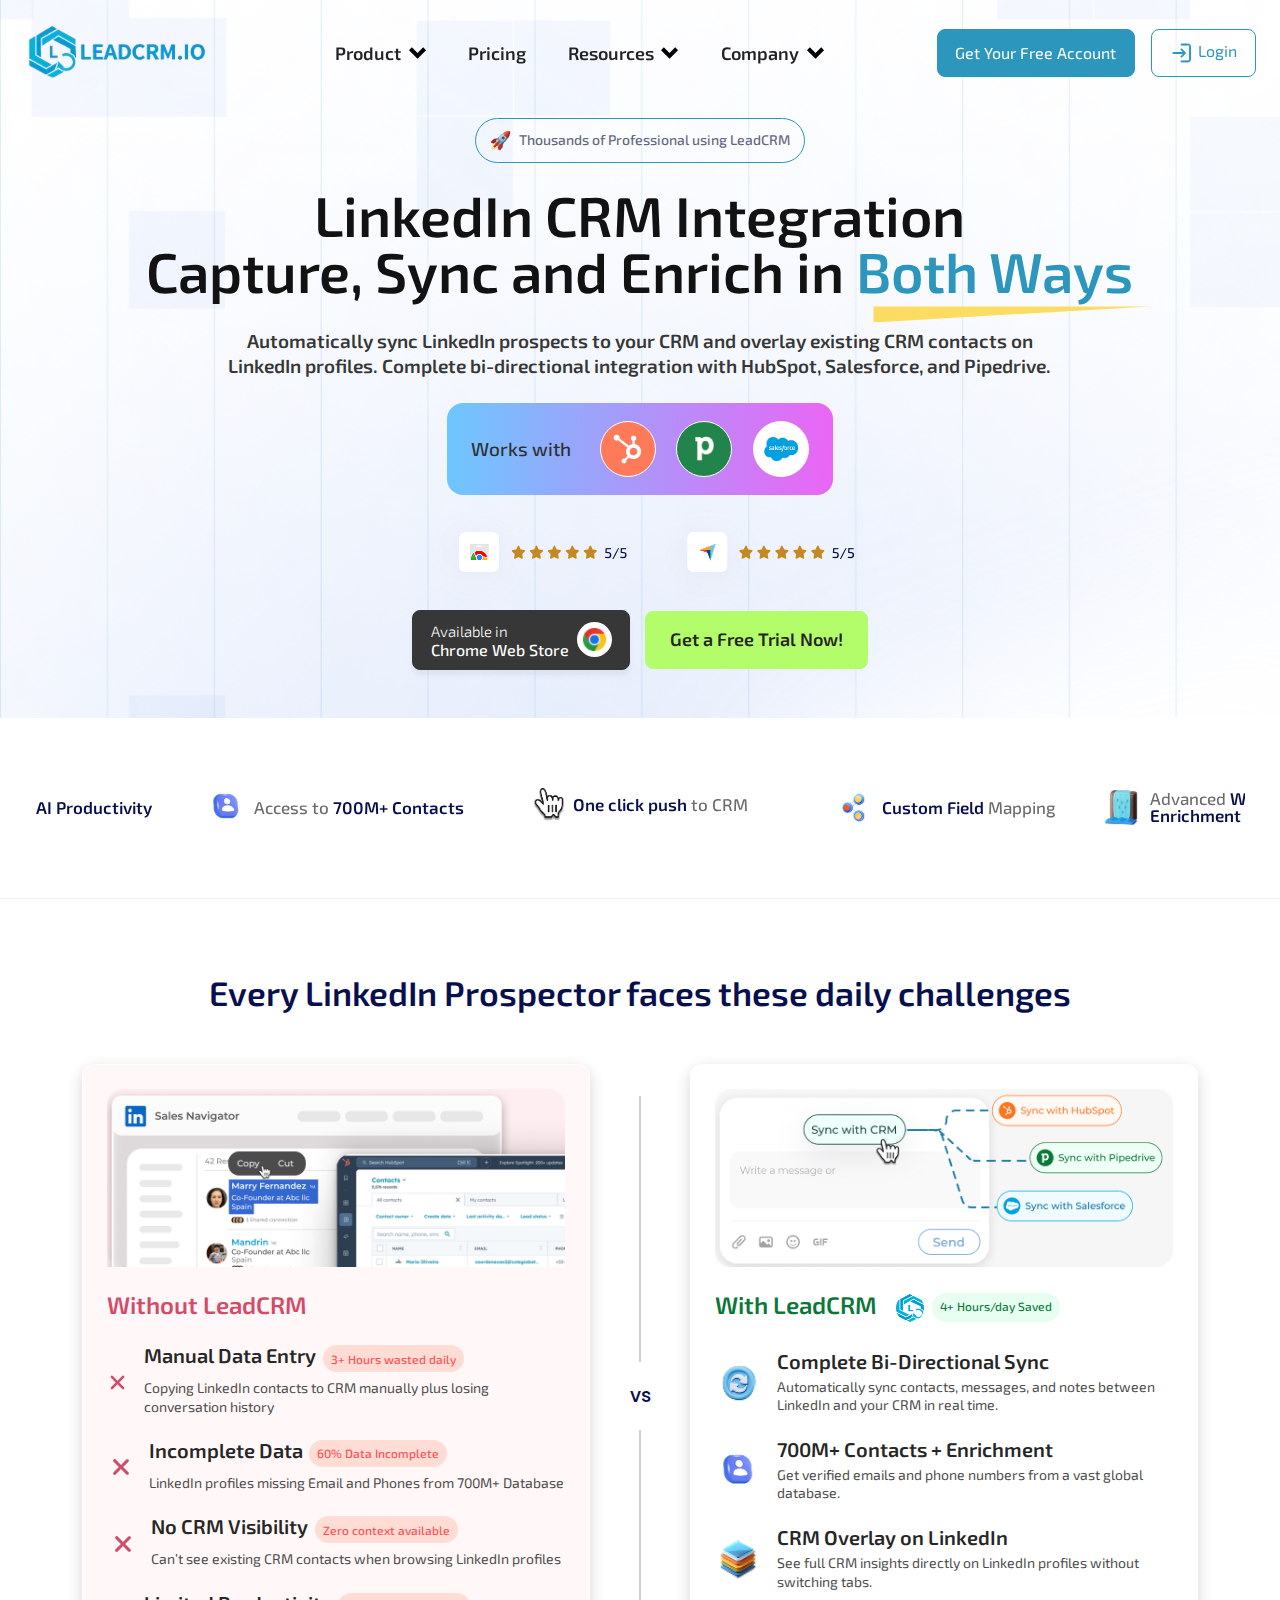
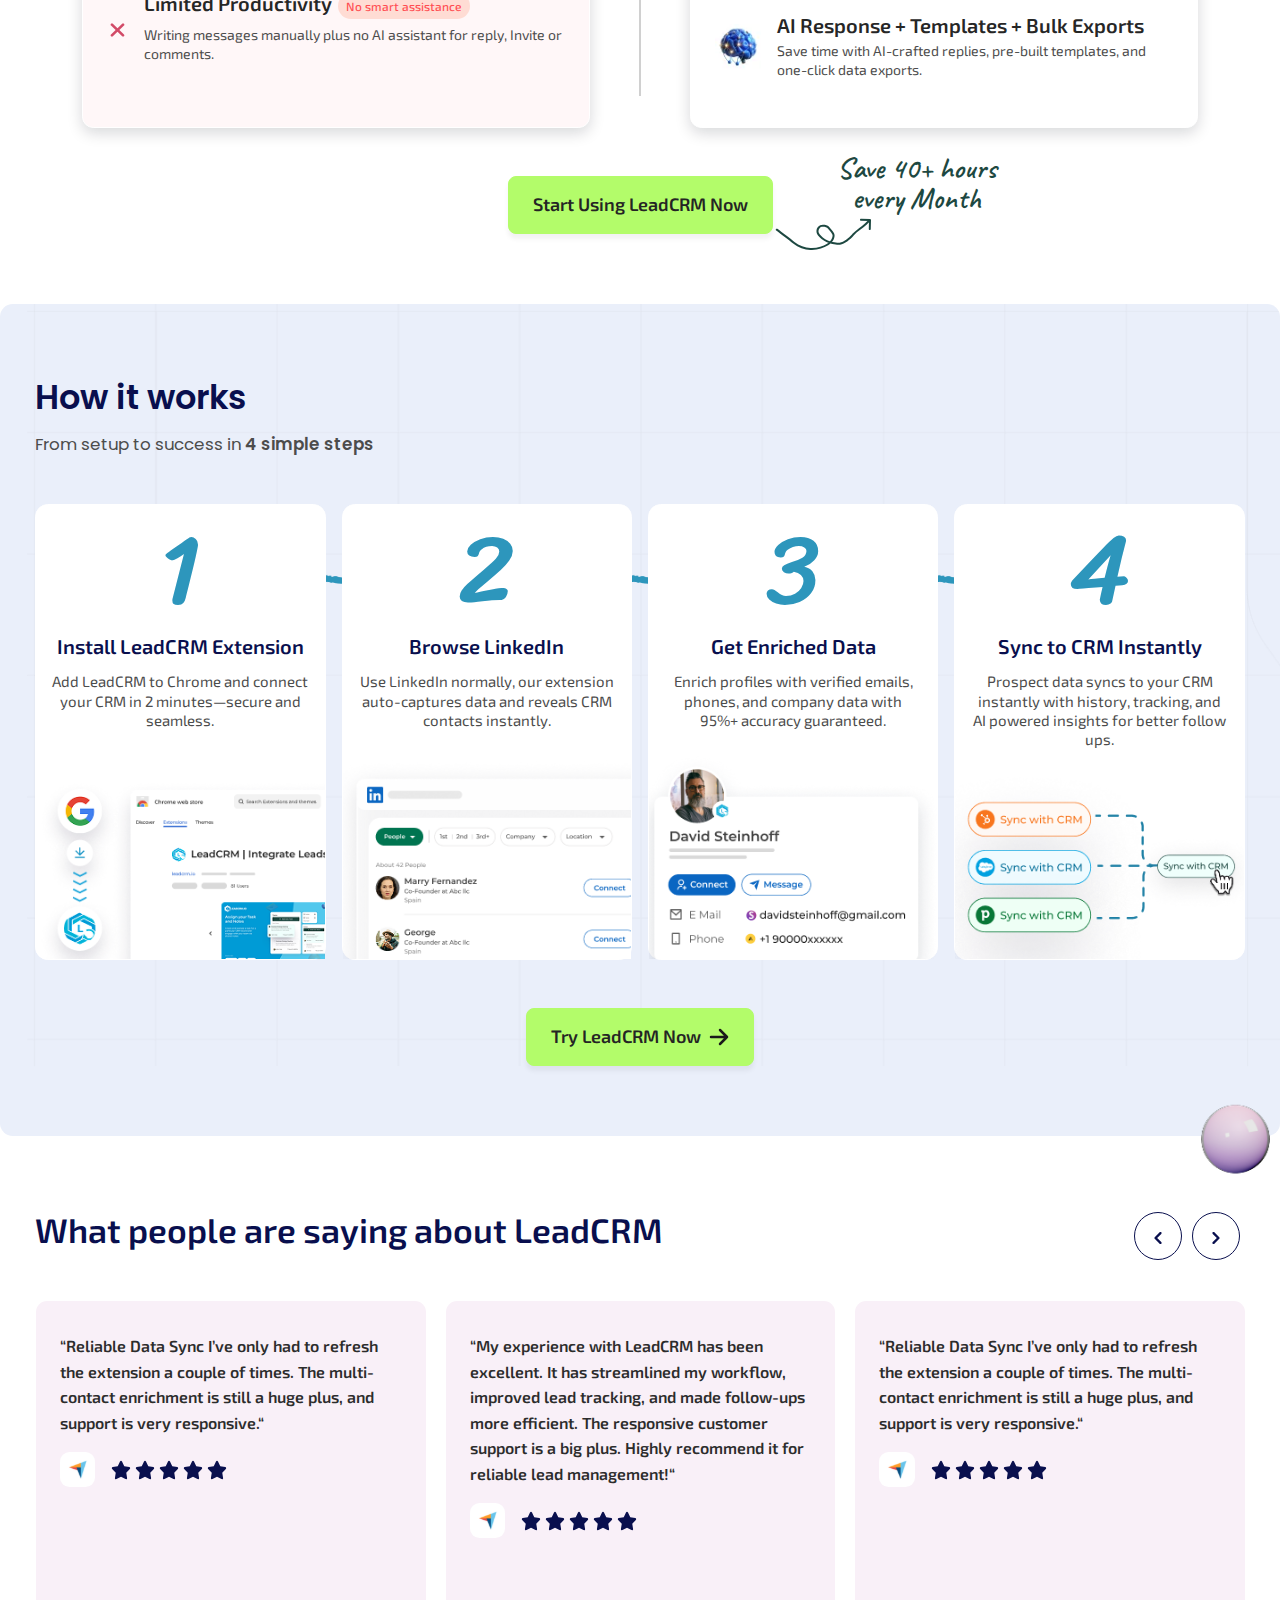
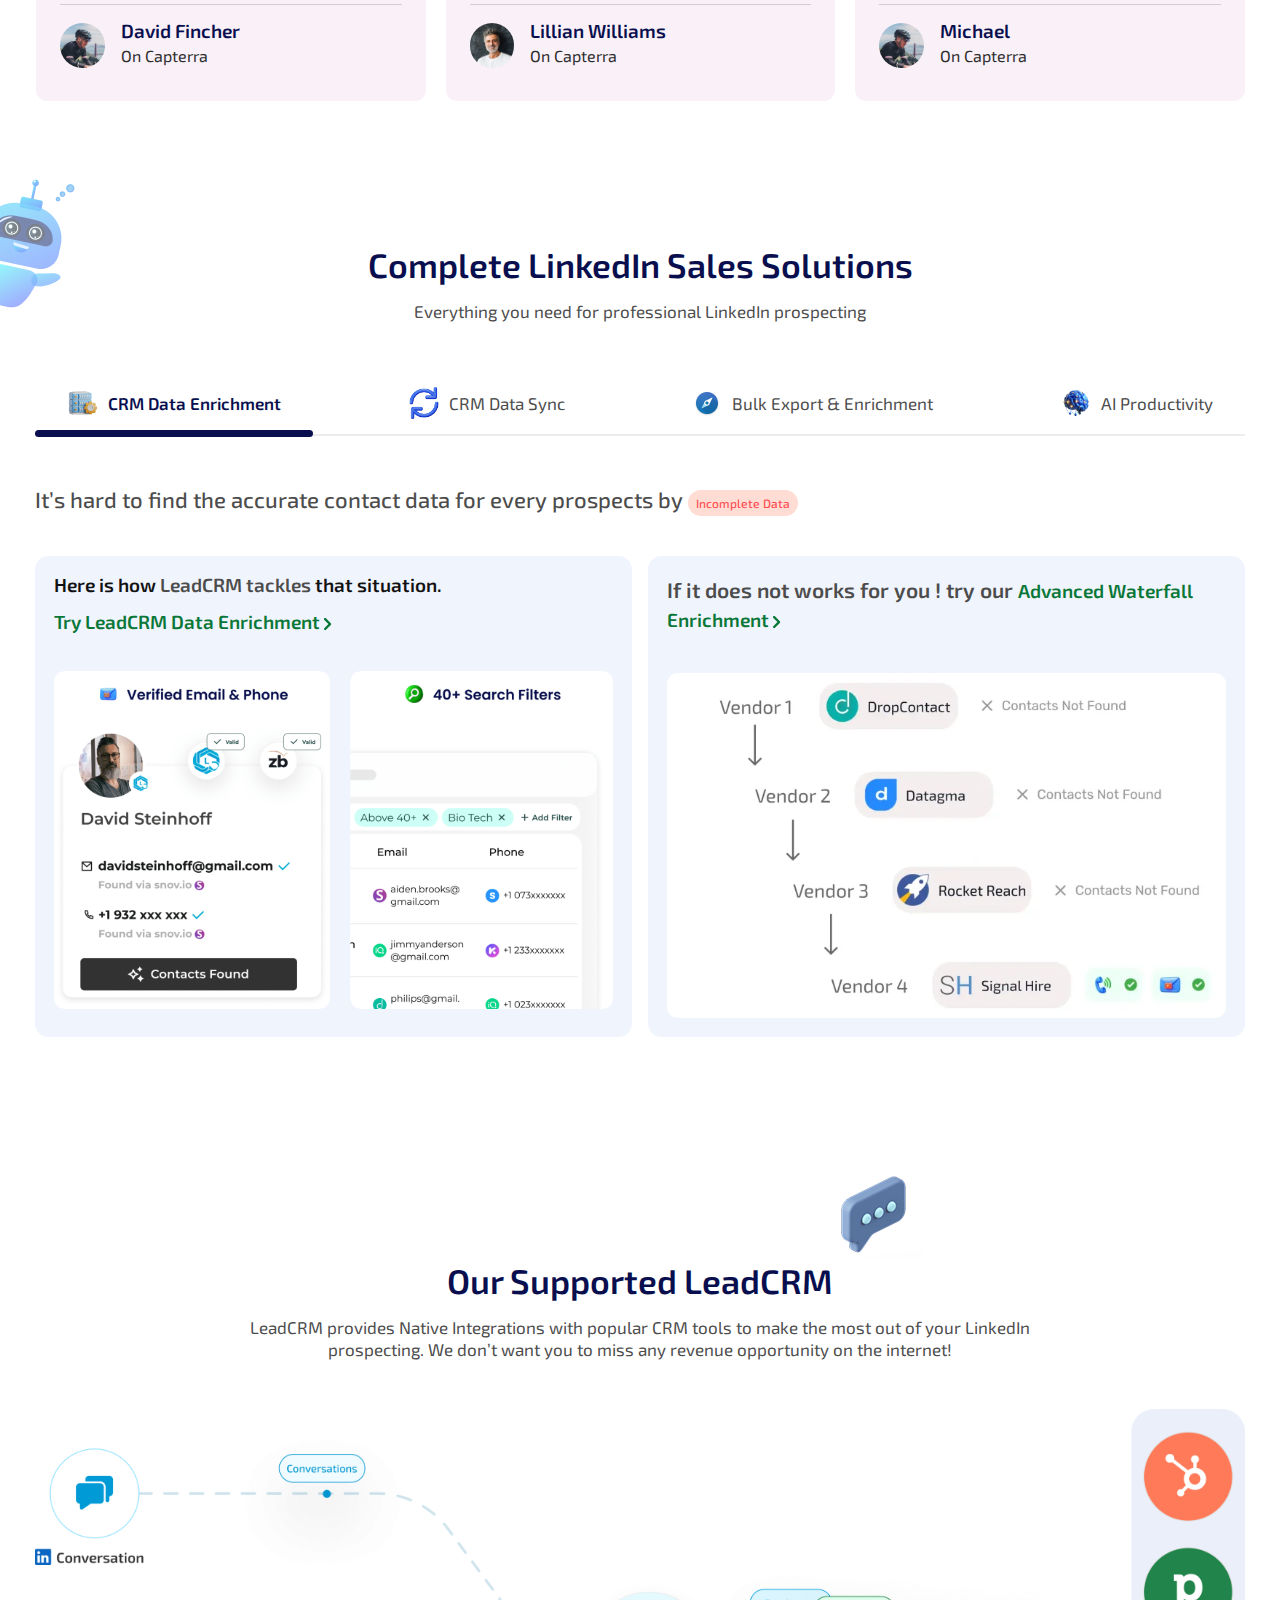
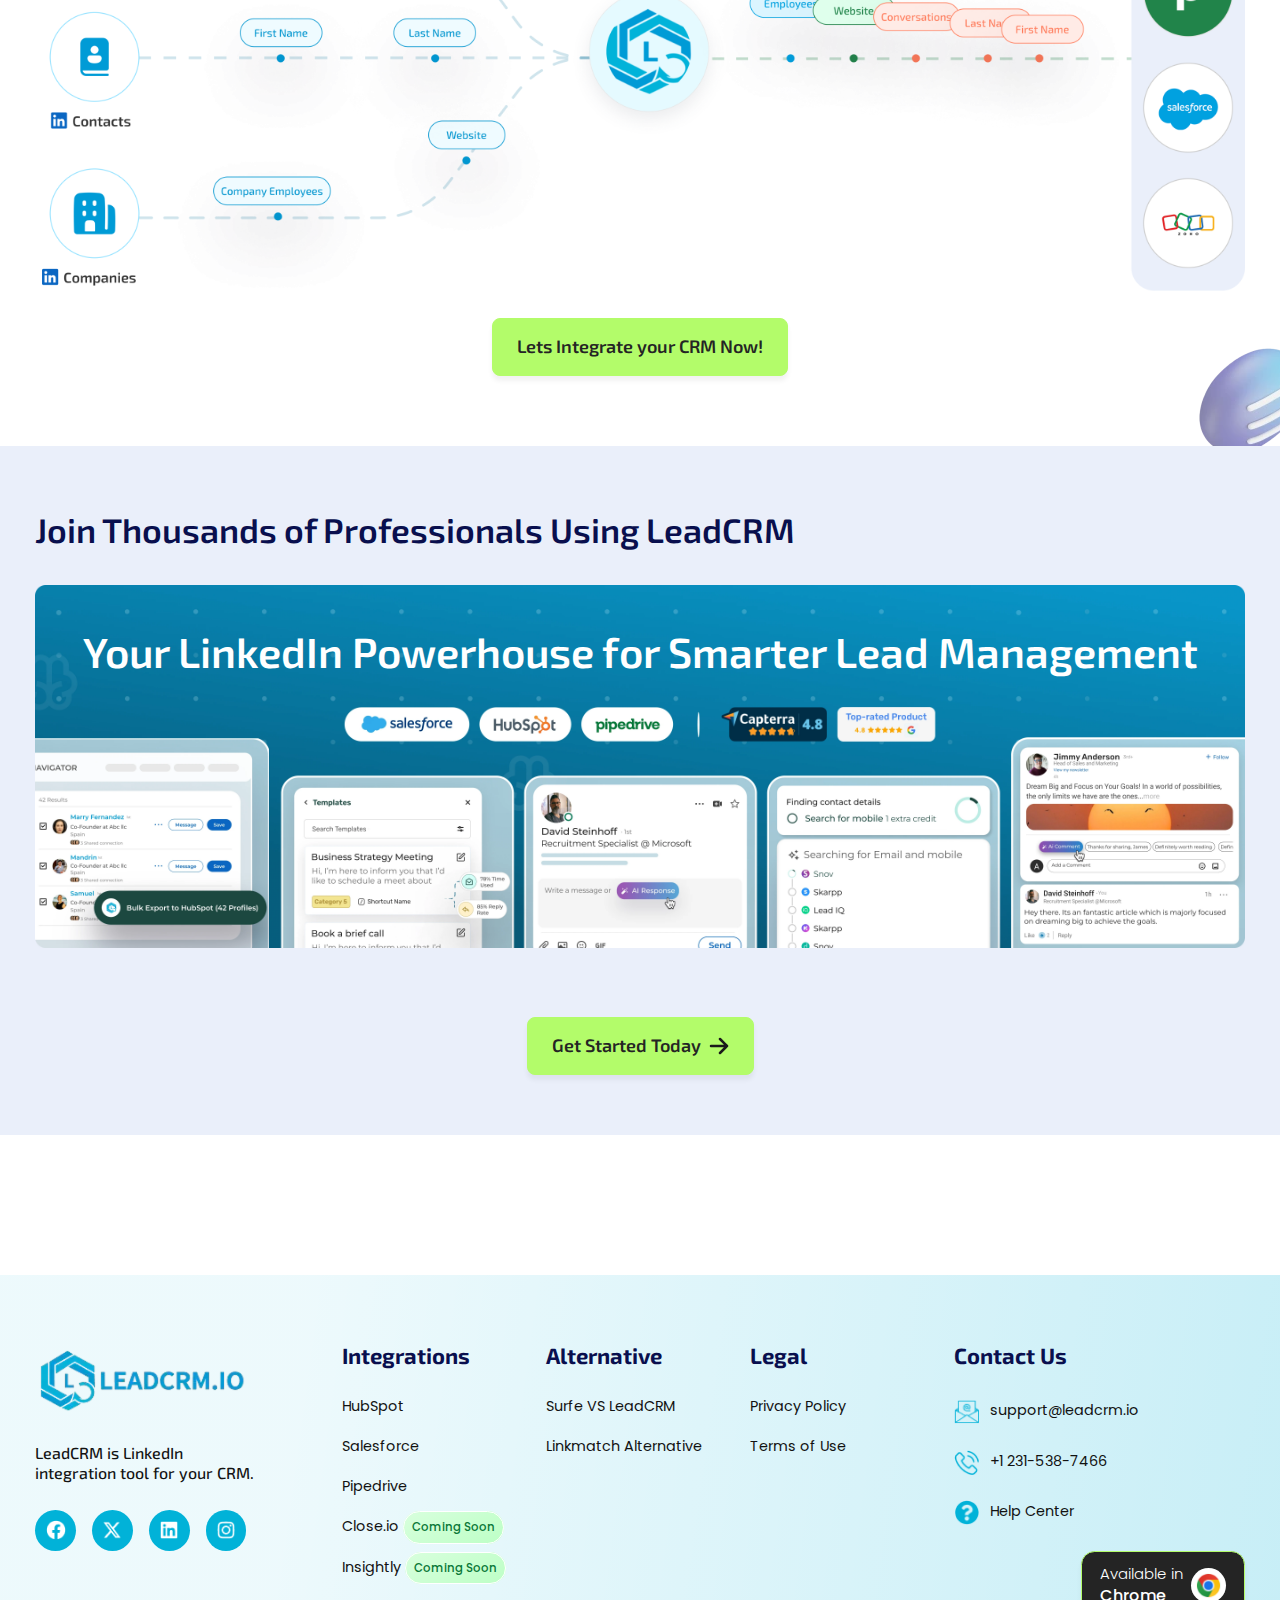
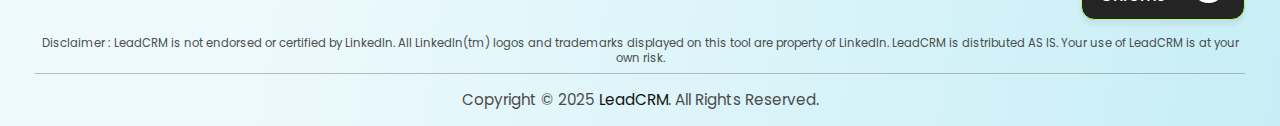
<file: index.html>
<!DOCTYPE html>
<html lang="en">
  <head>
    <meta charset="UTF-8" />
    <meta name="viewport" content="width=device-width, initial-scale=1.0" />
    <title>Lead CRM</title>
    <!-- Links -->
    <link rel="stylesheet" href="./assets/css/owl.carousel.min.css" />
    <link rel="stylesheet" href="./assets/css/owl.theme.default.min.css" />
    <link rel="stylesheet" href="./assets/css/bootstrap.min.css" />
    <link rel="stylesheet" href="./assets/css/style.css" />
  </head>
  <body>
    <!-- Header -->
    <header class="header">
      <div class="overlay"></div>
      <nav class="navbar navbar-expand-lg py-lg-3 py-1">
        <div class="container-fluid px-2 px-lg-4">
          <a class="navbar-brand" href="!#">
            <img src="./assets/images/logo.png" alt="Logo" />
          </a>
          <div class="d-flex gap-3">
            <a
              href="#"
              class="button button-outline shadow-none d-flex d-lg-none"
            >
              <svg
                width="25"
                height="24"
                viewBox="0 0 25 24"
                fill="none"
                xmlns="http://www.w3.org/2000/svg"
              >
                <path
                  d="M21.5915 18.4292C21.5818 18.7743 21.5028 19.1139 21.3593 19.4279C21.2159 19.7418 21.0108 20.0238 20.7562 20.257C20.5017 20.4901 20.2029 20.6698 19.8776 20.7853C19.5523 20.9008 19.2071 20.9497 18.8625 20.9292C16.7095 20.9412 14.5555 20.9292 12.4025 20.9292C12.2699 20.9292 12.1427 20.8765 12.0489 20.7828C11.9551 20.689 11.9025 20.5618 11.9025 20.4292C11.9025 20.2966 11.9551 20.1694 12.0489 20.0757C12.1427 19.9819 12.2699 19.9292 12.4025 19.9292C14.6025 19.9292 16.8025 19.9612 19.0025 19.9292C20.1095 19.9132 20.5915 19.0812 20.5915 18.0912V5.62722C20.599 5.31251 20.5103 5.00299 20.3371 4.7401C20.164 4.47721 19.9146 4.27349 19.6225 4.15622C19.2773 4.06151 18.918 4.02934 18.5615 4.06122H12.4025C12.2699 4.06122 12.1427 4.00854 12.0489 3.91477C11.9551 3.821 11.9025 3.69383 11.9025 3.56122C11.9025 3.42861 11.9551 3.30143 12.0489 3.20767C12.1427 3.1139 12.2699 3.06122 12.4025 3.06122C14.6275 3.06122 16.8675 2.97622 19.0905 3.06122C19.4308 3.06969 19.766 3.14579 20.0766 3.28509C20.3872 3.42439 20.667 3.62411 20.8997 3.8726C21.1324 4.12109 21.3133 4.4134 21.4319 4.73249C21.5505 5.05158 21.6044 5.39108 21.5905 5.73122L21.5915 18.4292Z"
                  fill="#2D96BC"
                  stroke="#2D96BC"
                />
                <path
                  d="M16.4408 12.3523C16.5251 12.2698 16.5745 12.1581 16.5788 12.0403L16.5848 11.9983L16.5788 11.9573C16.5747 11.8391 16.5253 11.727 16.4408 11.6443L12.7718 7.9763C12.6775 7.88522 12.5512 7.83482 12.4201 7.83596C12.289 7.8371 12.1636 7.88968 12.0709 7.98239C11.9782 8.07509 11.9256 8.2005 11.9245 8.3316C11.9233 8.4627 11.9737 8.589 12.0648 8.6833L14.8808 11.4983H4.13879C4.00619 11.4983 3.87901 11.551 3.78524 11.6447C3.69147 11.7385 3.63879 11.8657 3.63879 11.9983C3.63879 12.1309 3.69147 12.2581 3.78524 12.3519C3.87901 12.4456 4.00619 12.4983 4.13879 12.4983H14.8808L12.0648 15.3133C11.9737 15.4076 11.9233 15.5339 11.9245 15.665C11.9256 15.7961 11.9782 15.9215 12.0709 16.0142C12.1636 16.1069 12.289 16.1595 12.4201 16.1606C12.5512 16.1618 12.6775 16.1114 12.7718 16.0203L16.4408 12.3523Z"
                  fill="#2D96BC"
                  stroke="#2D96BC"
                />
              </svg>
              Login
            </a>
            <button
              class="navbar-toggler hd d-flex d-lg-none"
              type="button"
              data-bs-toggle="collapse"
              data-bs-target="#navbarScroll"
              aria-controls="navbarScroll"
              aria-expanded="false"
              aria-label="Toggle navigation"
            >
              <svg
                width="22"
                height="20"
                viewBox="0 0 22 20"
                fill="none"
                xmlns="http://www.w3.org/2000/svg"
              >
                <path
                  d="M21 1.25H6M21 10H1M21 18.75H11"
                  stroke="#2d96bc"
                  stroke-width="1.5"
                  stroke-linecap="round"
                  stroke-linejoin="round"
                />
              </svg>
            </button>
          </div>
          <div class="collapse navbar-collapse" id="navbarScroll">
            <div class="nav-mob-head px-3">
              <div class="d-flex justify-content-between align-items-center">
                <a class="navbar-brand" href="!#">
                  <img src="./assets/images/logo.png" alt="Logo" />
                </a>
                <button
                  class="navbar-toggler"
                  type="button"
                  data-bs-toggle="collapse"
                  data-bs-target="#navbarScroll"
                  aria-controls="navbarScroll"
                  aria-expanded="false"
                  aria-label="Toggle navigation"
                >
                  <svg
                    xmlns="http://www.w3.org/2000/svg"
                    width="11"
                    height="11"
                    viewBox="0 0 11 11"
                    fill="none"
                  >
                    <path
                      d="M1 10L5.5 5.5L10 10M10 1L5.49914 5.5L1 1"
                      stroke="#2d96bc"
                      stroke-width="1.2"
                      stroke-linecap="round"
                      stroke-linejoin="round"
                    />
                  </svg>
                </button>
              </div>
            </div>
            <ul
              class="navbar-nav mx-auto my-2 my-lg-0"
              style="--bs-scroll-height: 100px"
            >
              <li class="nav-item dropdown">
                <a
                  class="nav-link dropdown-toggle"
                  href="#"
                  role="button"
                  data-bs-toggle="dropdown"
                  aria-expanded="false"
                >
                  Product
                  <svg
                    width="18"
                    height="12"
                    viewBox="0 0 18 12"
                    fill="none"
                    xmlns="http://www.w3.org/2000/svg"
                  >
                    <path
                      d="M8.52452 11.683L0 3.1586L2.84149 0.317047L8.52452 6.00005L14.2074 0.317047L17.0489 3.1586L8.52452 11.683Z"
                      fill="black"
                    />
                  </svg>
                </a>
                <ul class="dropdown-menu">
                  <li><a class="dropdown-item" href="#">Lead Finder</a></li>
                  <li>
                    <a class="dropdown-item" href="#">Teammate</a>
                  </li>
                  <li>
                    <a class="dropdown-item" href="#">CRM Data Sync</a>
                  </li>
                  <li>
                    <a class="dropdown-item" href="#">CRM Data Overlay</a>
                  </li>
                </ul>
              </li>
              <li class="nav-item">
                <a class="nav-link" href="#">Pricing</a>
              </li>
              <li class="nav-item dropdown">
                <a
                  class="nav-link dropdown-toggle"
                  href="#"
                  role="button"
                  data-bs-toggle="dropdown"
                  aria-expanded="false"
                >
                  Resources
                  <svg
                    width="18"
                    height="12"
                    viewBox="0 0 18 12"
                    fill="none"
                    xmlns="http://www.w3.org/2000/svg"
                  >
                    <path
                      d="M8.52452 11.683L0 3.1586L2.84149 0.317047L8.52452 6.00005L14.2074 0.317047L17.0489 3.1586L8.52452 11.683Z"
                      fill="black"
                    />
                  </svg>
                </a>
                <ul class="dropdown-menu">
                  <li><a class="dropdown-item" href="#">Blogs</a></li>
                  <li>
                    <a class="dropdown-item" href="#">API Documentation</a>
                  </li>
                  <li>
                    <a class="dropdown-item" href="#">LeadCRM Alternatives</a>
                  </li>
                  <li>
                    <a class="dropdown-item" href="#">
                      LinkedIn CRM Integration Guide
                    </a>
                  </li>
                </ul>
              </li>
              <li class="nav-item dropdown">
                <a
                  class="nav-link dropdown-toggle"
                  href="#"
                  role="button"
                  data-bs-toggle="dropdown"
                  aria-expanded="false"
                >
                  Company
                  <svg
                    width="18"
                    height="12"
                    viewBox="0 0 18 12"
                    fill="none"
                    xmlns="http://www.w3.org/2000/svg"
                  >
                    <path
                      d="M8.52452 11.683L0 3.1586L2.84149 0.317047L8.52452 6.00005L14.2074 0.317047L17.0489 3.1586L8.52452 11.683Z"
                      fill="black"
                    />
                  </svg>
                </a>
                <ul class="dropdown-menu">
                  <li><a class="dropdown-item" href="#">About Us</a></li>
                  <li>
                    <a class="dropdown-item" href="#">Contact Us</a>
                  </li>
                </ul>
              </li>
            </ul>
            <div class="d-flex gap-3 px-3 px-lg-0">
              <a href="#!" class="button shadow-none">Get Your Free Account</a>
              <a
                href="#"
                class="button button-outline shadow-none d-none d-lg-block"
              >
                <svg
                  width="25"
                  height="24"
                  viewBox="0 0 25 24"
                  fill="none"
                  xmlns="http://www.w3.org/2000/svg"
                >
                  <path
                    d="M21.5915 18.4292C21.5818 18.7743 21.5028 19.1139 21.3593 19.4279C21.2159 19.7418 21.0108 20.0238 20.7562 20.257C20.5017 20.4901 20.2029 20.6698 19.8776 20.7853C19.5523 20.9008 19.2071 20.9497 18.8625 20.9292C16.7095 20.9412 14.5555 20.9292 12.4025 20.9292C12.2699 20.9292 12.1427 20.8765 12.0489 20.7828C11.9551 20.689 11.9025 20.5618 11.9025 20.4292C11.9025 20.2966 11.9551 20.1694 12.0489 20.0757C12.1427 19.9819 12.2699 19.9292 12.4025 19.9292C14.6025 19.9292 16.8025 19.9612 19.0025 19.9292C20.1095 19.9132 20.5915 19.0812 20.5915 18.0912V5.62722C20.599 5.31251 20.5103 5.00299 20.3371 4.7401C20.164 4.47721 19.9146 4.27349 19.6225 4.15622C19.2773 4.06151 18.918 4.02934 18.5615 4.06122H12.4025C12.2699 4.06122 12.1427 4.00854 12.0489 3.91477C11.9551 3.821 11.9025 3.69383 11.9025 3.56122C11.9025 3.42861 11.9551 3.30143 12.0489 3.20767C12.1427 3.1139 12.2699 3.06122 12.4025 3.06122C14.6275 3.06122 16.8675 2.97622 19.0905 3.06122C19.4308 3.06969 19.766 3.14579 20.0766 3.28509C20.3872 3.42439 20.667 3.62411 20.8997 3.8726C21.1324 4.12109 21.3133 4.4134 21.4319 4.73249C21.5505 5.05158 21.6044 5.39108 21.5905 5.73122L21.5915 18.4292Z"
                    fill="#2D96BC"
                    stroke="#2D96BC"
                  />
                  <path
                    d="M16.4408 12.3523C16.5251 12.2698 16.5745 12.1581 16.5788 12.0403L16.5848 11.9983L16.5788 11.9573C16.5747 11.8391 16.5253 11.727 16.4408 11.6443L12.7718 7.9763C12.6775 7.88522 12.5512 7.83482 12.4201 7.83596C12.289 7.8371 12.1636 7.88968 12.0709 7.98239C11.9782 8.07509 11.9256 8.2005 11.9245 8.3316C11.9233 8.4627 11.9737 8.589 12.0648 8.6833L14.8808 11.4983H4.13879C4.00619 11.4983 3.87901 11.551 3.78524 11.6447C3.69147 11.7385 3.63879 11.8657 3.63879 11.9983C3.63879 12.1309 3.69147 12.2581 3.78524 12.3519C3.87901 12.4456 4.00619 12.4983 4.13879 12.4983H14.8808L12.0648 15.3133C11.9737 15.4076 11.9233 15.5339 11.9245 15.665C11.9256 15.7961 11.9782 15.9215 12.0709 16.0142C12.1636 16.1069 12.289 16.1595 12.4201 16.1606C12.5512 16.1618 12.6775 16.1114 12.7718 16.0203L16.4408 12.3523Z"
                    fill="#2D96BC"
                    stroke="#2D96BC"
                  />
                </svg>
                Login
              </a>
            </div>
          </div>
        </div>
      </nav>
    </header>

    <!-- Hero -->
    <section class="hero">
      <div class="container">
        <div class="text">
          <div class="badge">
            <img src="./assets/images/icons/plan.svg" alt="LeadCRM" />
            <span>Thousands of Professional using LeadCRM</span>
          </div>
          <h1 class="text-dark">
            LinkedIn CRM Integration <br />
            Capture, Sync and Enrich in
            <span class="text-primary">Both Ways</span>
          </h1>
          <p>
            Automatically sync LinkedIn prospects to your CRM and overlay
            existing CRM contacts on <br />
            LinkedIn profiles. Complete bi-directional integration with HubSpot,
            Salesforce, and Pipedrive.
          </p>
          <div class="works-with">
            <h4>Works with</h4>
            <div class="imgs">
              <div class="icon">
                <img
                  src="./assets/images/hero/works-with/1.png"
                  alt="HubSpot"
                />
              </div>
              <div class="icon">
                <img
                  src="./assets/images/hero/works-with/2.png"
                  alt="Pipedrive"
                />
              </div>
              <div class="icon bg-light">
                <img
                  src="./assets/images/hero/works-with/3.png"
                  alt="Salesforce"
                />
              </div>
            </div>
          </div>
          <div class="star-feed">
            <img src="./assets/images/hero/star-feed.png" alt="Feedback" />
          </div>
          <div class="buttons">
            <a href="#!" class="button">
              <div class="content">
                <div class="text-in text-light">
                  <span>Available in</span>
                  <h5>Chrome Web Store</h5>
                </div>
                <div class="icon-ch bg-light">
                  <img src="./assets/images/icons/chrome.svg" alt="" />
                </div>
              </div>
            </a>
            <a href="#!" class="button shadow-none">Get a Free Trial Now!</a>
          </div>
        </div>
      </div>
    </section>

    <!-- Infinite Carousel -->
    <section class="section infinite-carousel">
      <div class="container-fluid">
        <div class="owl-carousel owl-theme infinite-carousel-slider">
          <div class="item">
            <img
              src="./assets/images/icons/1.png"
              alt="Access to 700M+ Contacts"
            />
            <h4>Access to <span>700M+ Contacts</span></h4>
          </div>
          <div class="item itm-img">
            <img
              src="./assets/images/icons/2.png"
              alt="One click push to CRM"
            />
            <h4><span>One click push</span> to CRM</h4>
          </div>
          <div class="item">
            <img src="./assets/images/icons/3.png" alt="Custom Field Mapping" />
            <h4><span>Custom Field</span> Mapping</h4>
          </div>
          <div class="item">
            <img
              src="./assets/images/icons/4.png"
              alt="Advanced Waterfall Enrichment"
            />
            <h4>Advanced <span>Waterfall Enrichment</span></h4>
          </div>
          <div class="item">
            <img
              src="./assets/images/icons/5.webp"
              alt="Instant Email Finder"
            />
            <h4>Instant <span>Email Finder</span></h4>
          </div>
          <div class="item">
            <img
              src="./assets/images/icons/6.webp"
              alt="Advanced AI Productivity"
            />
            <h4>Advanced <span>AI Productivity</span></h4>
          </div>
        </div>
      </div>
    </section>

    <!-- Linkedin challengers -->
    <section class="section linkedin-challengers">
      <div class="container">
        <h4 class="heading mb-5 text-center">
          Every LinkedIn Prospector faces these daily challenges
        </h4>
        <div class="card-layout mb-5">
          <div class="card cd-1">
            <div class="image">
              <img
                src="./assets/images/linkedin-challenges/without.png"
                alt="Without LeadCRM"
              />
            </div>
            <div class="text">
              <h4>Without LeadCRM</h4>
              <div class="item">
                <div class="icon">
                  <img src="./assets/images/icons/close.svg" alt="Close" />
                </div>
                <div class="content">
                  <h5>
                    Manual Data Entry
                    <span>3+ Hours wasted daily</span>
                  </h5>
                  <p>
                    Copying LinkedIn contacts to CRM manually plus losing
                    conversation history
                  </p>
                </div>
              </div>
              <div class="item">
                <div class="icon">
                  <img src="./assets/images/icons/close.svg" alt="Close" />
                </div>
                <div class="content">
                  <h5>
                    Incomplete Data
                    <span>60% Data Incomplete</span>
                  </h5>
                  <p>
                    LinkedIn profiles missing Email and Phones from 700M+
                    Database
                  </p>
                </div>
              </div>
              <div class="item">
                <div class="icon">
                  <img src="./assets/images/icons/close.svg" alt="Close" />
                </div>
                <div class="content">
                  <h5>
                    No CRM Visibility
                    <span>Zero context available</span>
                  </h5>
                  <p>
                    Can’t see existing CRM contacts when browsing LinkedIn
                    profiles
                  </p>
                </div>
              </div>
              <div class="item">
                <div class="icon">
                  <img src="./assets/images/icons/close.svg" alt="Close" />
                </div>
                <div class="content">
                  <h5>
                    Limited Productivity
                    <span>No smart assistance</span>
                  </h5>
                  <p>
                    Writing messages manually plus no AI assistant for reply,
                    Invite or comments.
                  </p>
                </div>
              </div>
            </div>
          </div>
          <div class="vs-line">
            <div class="line"></div>
            <div class="vs">vs</div>
            <div class="line"></div>
          </div>
          <div class="card cd-2 bg-light">
            <div class="image">
              <img
                src="./assets/images/linkedin-challenges/with.png"
                alt="Without LeadCRM"
              />
            </div>
            <div class="text">
              <h4>
                With LeadCRM
                <div class="bdg-im d-flex gap-2">
                  <div>
                    <img
                      src="./assets/images/icons/lead-logo.png"
                      alt="LeadCRM"
                    />
                  </div>
                  <span>4+ Hours/day Saved</span>
                </div>
              </h4>
              <div class="item">
                <div class="icon">
                  <img
                    src="./assets/images/icons/bi.png"
                    alt="Complete Bi-Directional Sync"
                  />
                </div>
                <div class="content">
                  <h5>Complete Bi-Directional Sync</h5>
                  <p>
                    Automatically sync contacts, messages, and notes between
                    LinkedIn and your CRM in real time.
                  </p>
                </div>
              </div>
              <div class="item">
                <div class="icon">
                  <img
                    src="./assets/images/icons/1.png"
                    alt="Contacts + Enrichment"
                  />
                </div>
                <div class="content">
                  <h5>700M+ Contacts + Enrichment</h5>
                  <p>
                    Get verified emails and phone numbers from a vast global
                    database.
                  </p>
                </div>
              </div>
              <div class="item">
                <div class="icon">
                  <img
                    src="./assets/images/icons/crm.png"
                    alt="CRM Overlay on LinkedIn"
                  />
                </div>
                <div class="content">
                  <h5>CRM Overlay on LinkedIn</h5>
                  <p>
                    See full CRM insights directly on LinkedIn profiles without
                    switching tabs.
                  </p>
                </div>
              </div>
              <div class="item">
                <div class="icon">
                  <img src="./assets/images/icons/6.webp" alt="AI Response" />
                </div>
                <div class="content">
                  <h5>AI Response + Templates + Bulk Exports</h5>
                  <p>
                    Save time with AI-crafted replies, pre-built templates, and
                    one-click data exports.
                  </p>
                </div>
              </div>
            </div>
          </div>
        </div>
        <div class="button-text text-center d-flex justify-content-center mt-5">
          <a href="#!" class="button">Start Using LeadCRM Now</a>
          <span class="txt">
            Save 40+ hours <br />
            every Month
          </span>
          <span class="arrow">
            <img src="./assets/images/icons/arrow.svg" alt="Arrow" />
          </span>
        </div>
      </div>
    </section>

    <!-- How it works -->
    <section class="section how-works">
      <div class="container-fluid">
        <h4 class="heading">How it works</h4>
        <p class="sub-heading">
          From setup to success in <b>4 simple steps</b>
        </p>
        <div class="row hw-rw g-md-3">
          <div class="col-lg-3 col-md-6 col-sm-12">
            <div class="card">
              <div class="text">
                <h2>1</h2>
                <h4>Install LeadCRM Extension</h4>
                <p class="text-center">
                  Add LeadCRM to Chrome and connect your CRM in 2 minutes—secure
                  and seamless.
                </p>
              </div>
              <img
                src="./assets/images/how-works/1.png"
                alt="Install LeadCRM Extension"
              />
            </div>
          </div>
          <div class="col-lg-3 col-md-6 col-sm-12">
            <div class="card cd-2">
              <div class="text">
                <h2>2</h2>
                <h4>Browse LinkedIn</h4>
                <p class="text-center">
                  Use LinkedIn normally, our extension auto-captures data and
                  reveals CRM contacts instantly.
                </p>
              </div>
              <img
                src="./assets/images/how-works/2.png"
                alt="Install LeadCRM Extension"
              />
            </div>
          </div>
          <div class="col-lg-3 col-md-6 col-sm-12">
            <div class="card">
              <div class="text">
                <h2>3</h2>
                <h4>Get Enriched Data</h4>
                <p class="text-center">
                  Enrich profiles with verified emails, phones, and company data
                  with 95%+ accuracy guaranteed.
                </p>
              </div>
              <img
                src="./assets/images/how-works/3.png"
                alt="Install LeadCRM Extension"
              />
            </div>
          </div>
          <div class="col-lg-3 col-md-6 col-sm-12">
            <div class="card cd-4">
              <div class="text">
                <h2>4</h2>
                <h4>Sync to CRM Instantly</h4>
                <p class="text-center">
                  Prospect data syncs to your CRM instantly with history,
                  tracking, and AI powered insights for better follow ups.
                </p>
              </div>
              <img
                src="./assets/images/how-works/4.png"
                alt="Install LeadCRM Extension"
              />
            </div>
          </div>
        </div>
        <div class="d-flex justify-content-center mt-5">
          <a href="#!" class="button gap-2">
            Try LeadCRM Now
            <svg
              width="20"
              height="18"
              viewBox="0 0 20 18"
              fill="none"
              xmlns="http://www.w3.org/2000/svg"
            >
              <path
                d="M11 2L18 9M18 9L11 16M18 9H2"
                stroke="#1A1A1A"
                stroke-width="2.5"
                stroke-linecap="round"
                stroke-linejoin="round"
              />
            </svg>
          </a>
        </div>
      </div>
    </section>
    <div class="ball-se">
      <div class="ball">
        <img src="./assets/images/icons/ball.png" alt="Ball" />
      </div>
    </div>
    <!-- Testimonials -->
    <section class="section testimonials">
      <div class="container-fluid">
        <h2 class="heading mb-5">What people are saying about LeadCRM</h2>
        <div class="owl-carousel owl-theme testimonials-carousel">
          <div class="item">
            <div class="text">
              <p>
                “Reliable Data Sync I’ve only had to refresh the extension a
                couple of times. The multi-contact enrichment is still a huge
                plus, and support is very responsive.“
              </p>
              <div class="review">
                <div class="icon">
                  <img src="./assets/images/icons/play-store.svg" alt="User" />
                </div>
                <div class="star d-flex gap-1">
                  <svg
                    width="20"
                    height="20"
                    viewBox="0 0 20 20"
                    fill="none"
                    xmlns="http://www.w3.org/2000/svg"
                  >
                    <path
                      d="M9.00054 1.50109L6.76054 6.24109L1.76054 7.00109C0.920537 7.08109 0.500537 8.34109 1.16054 9.00109L4.76054 12.6611L3.92054 17.9211C3.76054 18.8411 4.76054 19.5011 5.50054 19.0811L10.0005 16.7411L14.5005 19.0811C15.3405 19.5011 16.2605 18.8411 16.0805 17.9211L15.2605 12.6611L18.8405 9.00109C19.5005 8.34109 19.0805 7.16109 18.2605 7.00109L13.2605 6.24109L11.0005 1.50109C10.5805 0.661094 9.42054 0.661094 9.00054 1.50109Z"
                      fill="#090F4E"
                    />
                  </svg>
                  <svg
                    width="20"
                    height="20"
                    viewBox="0 0 20 20"
                    fill="none"
                    xmlns="http://www.w3.org/2000/svg"
                  >
                    <path
                      d="M9.00054 1.50109L6.76054 6.24109L1.76054 7.00109C0.920537 7.08109 0.500537 8.34109 1.16054 9.00109L4.76054 12.6611L3.92054 17.9211C3.76054 18.8411 4.76054 19.5011 5.50054 19.0811L10.0005 16.7411L14.5005 19.0811C15.3405 19.5011 16.2605 18.8411 16.0805 17.9211L15.2605 12.6611L18.8405 9.00109C19.5005 8.34109 19.0805 7.16109 18.2605 7.00109L13.2605 6.24109L11.0005 1.50109C10.5805 0.661094 9.42054 0.661094 9.00054 1.50109Z"
                      fill="#090F4E"
                    />
                  </svg>
                  <svg
                    width="20"
                    height="20"
                    viewBox="0 0 20 20"
                    fill="none"
                    xmlns="http://www.w3.org/2000/svg"
                  >
                    <path
                      d="M9.00054 1.50109L6.76054 6.24109L1.76054 7.00109C0.920537 7.08109 0.500537 8.34109 1.16054 9.00109L4.76054 12.6611L3.92054 17.9211C3.76054 18.8411 4.76054 19.5011 5.50054 19.0811L10.0005 16.7411L14.5005 19.0811C15.3405 19.5011 16.2605 18.8411 16.0805 17.9211L15.2605 12.6611L18.8405 9.00109C19.5005 8.34109 19.0805 7.16109 18.2605 7.00109L13.2605 6.24109L11.0005 1.50109C10.5805 0.661094 9.42054 0.661094 9.00054 1.50109Z"
                      fill="#090F4E"
                    />
                  </svg>
                  <svg
                    width="20"
                    height="20"
                    viewBox="0 0 20 20"
                    fill="none"
                    xmlns="http://www.w3.org/2000/svg"
                  >
                    <path
                      d="M9.00054 1.50109L6.76054 6.24109L1.76054 7.00109C0.920537 7.08109 0.500537 8.34109 1.16054 9.00109L4.76054 12.6611L3.92054 17.9211C3.76054 18.8411 4.76054 19.5011 5.50054 19.0811L10.0005 16.7411L14.5005 19.0811C15.3405 19.5011 16.2605 18.8411 16.0805 17.9211L15.2605 12.6611L18.8405 9.00109C19.5005 8.34109 19.0805 7.16109 18.2605 7.00109L13.2605 6.24109L11.0005 1.50109C10.5805 0.661094 9.42054 0.661094 9.00054 1.50109Z"
                      fill="#090F4E"
                    />
                  </svg>
                  <svg
                    width="20"
                    height="20"
                    viewBox="0 0 20 20"
                    fill="none"
                    xmlns="http://www.w3.org/2000/svg"
                  >
                    <path
                      d="M9.00054 1.50109L6.76054 6.24109L1.76054 7.00109C0.920537 7.08109 0.500537 8.34109 1.16054 9.00109L4.76054 12.6611L3.92054 17.9211C3.76054 18.8411 4.76054 19.5011 5.50054 19.0811L10.0005 16.7411L14.5005 19.0811C15.3405 19.5011 16.2605 18.8411 16.0805 17.9211L15.2605 12.6611L18.8405 9.00109C19.5005 8.34109 19.0805 7.16109 18.2605 7.00109L13.2605 6.24109L11.0005 1.50109C10.5805 0.661094 9.42054 0.661094 9.00054 1.50109Z"
                      fill="#090F4E"
                    />
                  </svg>
                </div>
              </div>
            </div>
            <div class="user">
              <div class="img">
                <img src="./assets/images/testimonials/3.png" alt="User" />
              </div>
              <div class="info">
                <h5>David Fincher</h5>
                <p>On Capterra</p>
              </div>
            </div>
          </div>
          <div class="item">
            <div class="text">
              <p>
                “My experience with LeadCRM has been excellent. It has
                streamlined my workflow, improved lead tracking, and made
                follow-ups more efficient. The responsive customer support is a
                big plus. Highly recommend it for reliable lead management!“
              </p>
              <div class="review">
                <div class="icon">
                  <img src="./assets/images/icons/play-store.svg" alt="User" />
                </div>
                <div class="star d-flex gap-1">
                  <svg
                    width="20"
                    height="20"
                    viewBox="0 0 20 20"
                    fill="none"
                    xmlns="http://www.w3.org/2000/svg"
                  >
                    <path
                      d="M9.00054 1.50109L6.76054 6.24109L1.76054 7.00109C0.920537 7.08109 0.500537 8.34109 1.16054 9.00109L4.76054 12.6611L3.92054 17.9211C3.76054 18.8411 4.76054 19.5011 5.50054 19.0811L10.0005 16.7411L14.5005 19.0811C15.3405 19.5011 16.2605 18.8411 16.0805 17.9211L15.2605 12.6611L18.8405 9.00109C19.5005 8.34109 19.0805 7.16109 18.2605 7.00109L13.2605 6.24109L11.0005 1.50109C10.5805 0.661094 9.42054 0.661094 9.00054 1.50109Z"
                      fill="#090F4E"
                    />
                  </svg>
                  <svg
                    width="20"
                    height="20"
                    viewBox="0 0 20 20"
                    fill="none"
                    xmlns="http://www.w3.org/2000/svg"
                  >
                    <path
                      d="M9.00054 1.50109L6.76054 6.24109L1.76054 7.00109C0.920537 7.08109 0.500537 8.34109 1.16054 9.00109L4.76054 12.6611L3.92054 17.9211C3.76054 18.8411 4.76054 19.5011 5.50054 19.0811L10.0005 16.7411L14.5005 19.0811C15.3405 19.5011 16.2605 18.8411 16.0805 17.9211L15.2605 12.6611L18.8405 9.00109C19.5005 8.34109 19.0805 7.16109 18.2605 7.00109L13.2605 6.24109L11.0005 1.50109C10.5805 0.661094 9.42054 0.661094 9.00054 1.50109Z"
                      fill="#090F4E"
                    />
                  </svg>
                  <svg
                    width="20"
                    height="20"
                    viewBox="0 0 20 20"
                    fill="none"
                    xmlns="http://www.w3.org/2000/svg"
                  >
                    <path
                      d="M9.00054 1.50109L6.76054 6.24109L1.76054 7.00109C0.920537 7.08109 0.500537 8.34109 1.16054 9.00109L4.76054 12.6611L3.92054 17.9211C3.76054 18.8411 4.76054 19.5011 5.50054 19.0811L10.0005 16.7411L14.5005 19.0811C15.3405 19.5011 16.2605 18.8411 16.0805 17.9211L15.2605 12.6611L18.8405 9.00109C19.5005 8.34109 19.0805 7.16109 18.2605 7.00109L13.2605 6.24109L11.0005 1.50109C10.5805 0.661094 9.42054 0.661094 9.00054 1.50109Z"
                      fill="#090F4E"
                    />
                  </svg>
                  <svg
                    width="20"
                    height="20"
                    viewBox="0 0 20 20"
                    fill="none"
                    xmlns="http://www.w3.org/2000/svg"
                  >
                    <path
                      d="M9.00054 1.50109L6.76054 6.24109L1.76054 7.00109C0.920537 7.08109 0.500537 8.34109 1.16054 9.00109L4.76054 12.6611L3.92054 17.9211C3.76054 18.8411 4.76054 19.5011 5.50054 19.0811L10.0005 16.7411L14.5005 19.0811C15.3405 19.5011 16.2605 18.8411 16.0805 17.9211L15.2605 12.6611L18.8405 9.00109C19.5005 8.34109 19.0805 7.16109 18.2605 7.00109L13.2605 6.24109L11.0005 1.50109C10.5805 0.661094 9.42054 0.661094 9.00054 1.50109Z"
                      fill="#090F4E"
                    />
                  </svg>
                  <svg
                    width="20"
                    height="20"
                    viewBox="0 0 20 20"
                    fill="none"
                    xmlns="http://www.w3.org/2000/svg"
                  >
                    <path
                      d="M9.00054 1.50109L6.76054 6.24109L1.76054 7.00109C0.920537 7.08109 0.500537 8.34109 1.16054 9.00109L4.76054 12.6611L3.92054 17.9211C3.76054 18.8411 4.76054 19.5011 5.50054 19.0811L10.0005 16.7411L14.5005 19.0811C15.3405 19.5011 16.2605 18.8411 16.0805 17.9211L15.2605 12.6611L18.8405 9.00109C19.5005 8.34109 19.0805 7.16109 18.2605 7.00109L13.2605 6.24109L11.0005 1.50109C10.5805 0.661094 9.42054 0.661094 9.00054 1.50109Z"
                      fill="#090F4E"
                    />
                  </svg>
                </div>
              </div>
            </div>
            <div class="user">
              <div class="img">
                <img src="./assets/images/testimonials/2.png" alt="User" />
              </div>
              <div class="info">
                <h5>Lillian Williams</h5>
                <p>On Capterra</p>
              </div>
            </div>
          </div>
          <div class="item">
            <div class="text">
              <p>
                “Reliable Data Sync I’ve only had to refresh the extension a
                couple of times. The multi-contact enrichment is still a huge
                plus, and support is very responsive.“
              </p>
              <div class="review">
                <div class="icon">
                  <img src="./assets/images/icons/play-store.svg" alt="User" />
                </div>
                <div class="star d-flex gap-1">
                  <svg
                    width="20"
                    height="20"
                    viewBox="0 0 20 20"
                    fill="none"
                    xmlns="http://www.w3.org/2000/svg"
                  >
                    <path
                      d="M9.00054 1.50109L6.76054 6.24109L1.76054 7.00109C0.920537 7.08109 0.500537 8.34109 1.16054 9.00109L4.76054 12.6611L3.92054 17.9211C3.76054 18.8411 4.76054 19.5011 5.50054 19.0811L10.0005 16.7411L14.5005 19.0811C15.3405 19.5011 16.2605 18.8411 16.0805 17.9211L15.2605 12.6611L18.8405 9.00109C19.5005 8.34109 19.0805 7.16109 18.2605 7.00109L13.2605 6.24109L11.0005 1.50109C10.5805 0.661094 9.42054 0.661094 9.00054 1.50109Z"
                      fill="#090F4E"
                    />
                  </svg>
                  <svg
                    width="20"
                    height="20"
                    viewBox="0 0 20 20"
                    fill="none"
                    xmlns="http://www.w3.org/2000/svg"
                  >
                    <path
                      d="M9.00054 1.50109L6.76054 6.24109L1.76054 7.00109C0.920537 7.08109 0.500537 8.34109 1.16054 9.00109L4.76054 12.6611L3.92054 17.9211C3.76054 18.8411 4.76054 19.5011 5.50054 19.0811L10.0005 16.7411L14.5005 19.0811C15.3405 19.5011 16.2605 18.8411 16.0805 17.9211L15.2605 12.6611L18.8405 9.00109C19.5005 8.34109 19.0805 7.16109 18.2605 7.00109L13.2605 6.24109L11.0005 1.50109C10.5805 0.661094 9.42054 0.661094 9.00054 1.50109Z"
                      fill="#090F4E"
                    />
                  </svg>
                  <svg
                    width="20"
                    height="20"
                    viewBox="0 0 20 20"
                    fill="none"
                    xmlns="http://www.w3.org/2000/svg"
                  >
                    <path
                      d="M9.00054 1.50109L6.76054 6.24109L1.76054 7.00109C0.920537 7.08109 0.500537 8.34109 1.16054 9.00109L4.76054 12.6611L3.92054 17.9211C3.76054 18.8411 4.76054 19.5011 5.50054 19.0811L10.0005 16.7411L14.5005 19.0811C15.3405 19.5011 16.2605 18.8411 16.0805 17.9211L15.2605 12.6611L18.8405 9.00109C19.5005 8.34109 19.0805 7.16109 18.2605 7.00109L13.2605 6.24109L11.0005 1.50109C10.5805 0.661094 9.42054 0.661094 9.00054 1.50109Z"
                      fill="#090F4E"
                    />
                  </svg>
                  <svg
                    width="20"
                    height="20"
                    viewBox="0 0 20 20"
                    fill="none"
                    xmlns="http://www.w3.org/2000/svg"
                  >
                    <path
                      d="M9.00054 1.50109L6.76054 6.24109L1.76054 7.00109C0.920537 7.08109 0.500537 8.34109 1.16054 9.00109L4.76054 12.6611L3.92054 17.9211C3.76054 18.8411 4.76054 19.5011 5.50054 19.0811L10.0005 16.7411L14.5005 19.0811C15.3405 19.5011 16.2605 18.8411 16.0805 17.9211L15.2605 12.6611L18.8405 9.00109C19.5005 8.34109 19.0805 7.16109 18.2605 7.00109L13.2605 6.24109L11.0005 1.50109C10.5805 0.661094 9.42054 0.661094 9.00054 1.50109Z"
                      fill="#090F4E"
                    />
                  </svg>
                  <svg
                    width="20"
                    height="20"
                    viewBox="0 0 20 20"
                    fill="none"
                    xmlns="http://www.w3.org/2000/svg"
                  >
                    <path
                      d="M9.00054 1.50109L6.76054 6.24109L1.76054 7.00109C0.920537 7.08109 0.500537 8.34109 1.16054 9.00109L4.76054 12.6611L3.92054 17.9211C3.76054 18.8411 4.76054 19.5011 5.50054 19.0811L10.0005 16.7411L14.5005 19.0811C15.3405 19.5011 16.2605 18.8411 16.0805 17.9211L15.2605 12.6611L18.8405 9.00109C19.5005 8.34109 19.0805 7.16109 18.2605 7.00109L13.2605 6.24109L11.0005 1.50109C10.5805 0.661094 9.42054 0.661094 9.00054 1.50109Z"
                      fill="#090F4E"
                    />
                  </svg>
                </div>
              </div>
            </div>
            <div class="user">
              <div class="img">
                <img src="./assets/images/testimonials/3.png" alt="User" />
              </div>
              <div class="info">
                <h5>Michael</h5>
                <p>On Capterra</p>
              </div>
            </div>
          </div>
          <div class="item">
            <div class="text">
              <p>
                “My experience with LeadCRM has been excellent. It has
                streamlined my workflow, improved lead tracking, and made
                follow-ups more efficient. The responsive customer support is a
                big plus. Highly recommend it for reliable lead management!“
              </p>
              <div class="review">
                <div class="icon">
                  <img src="./assets/images/icons/play-store.svg" alt="User" />
                </div>
                <div class="star d-flex gap-1">
                  <svg
                    width="20"
                    height="20"
                    viewBox="0 0 20 20"
                    fill="none"
                    xmlns="http://www.w3.org/2000/svg"
                  >
                    <path
                      d="M9.00054 1.50109L6.76054 6.24109L1.76054 7.00109C0.920537 7.08109 0.500537 8.34109 1.16054 9.00109L4.76054 12.6611L3.92054 17.9211C3.76054 18.8411 4.76054 19.5011 5.50054 19.0811L10.0005 16.7411L14.5005 19.0811C15.3405 19.5011 16.2605 18.8411 16.0805 17.9211L15.2605 12.6611L18.8405 9.00109C19.5005 8.34109 19.0805 7.16109 18.2605 7.00109L13.2605 6.24109L11.0005 1.50109C10.5805 0.661094 9.42054 0.661094 9.00054 1.50109Z"
                      fill="#090F4E"
                    />
                  </svg>
                  <svg
                    width="20"
                    height="20"
                    viewBox="0 0 20 20"
                    fill="none"
                    xmlns="http://www.w3.org/2000/svg"
                  >
                    <path
                      d="M9.00054 1.50109L6.76054 6.24109L1.76054 7.00109C0.920537 7.08109 0.500537 8.34109 1.16054 9.00109L4.76054 12.6611L3.92054 17.9211C3.76054 18.8411 4.76054 19.5011 5.50054 19.0811L10.0005 16.7411L14.5005 19.0811C15.3405 19.5011 16.2605 18.8411 16.0805 17.9211L15.2605 12.6611L18.8405 9.00109C19.5005 8.34109 19.0805 7.16109 18.2605 7.00109L13.2605 6.24109L11.0005 1.50109C10.5805 0.661094 9.42054 0.661094 9.00054 1.50109Z"
                      fill="#090F4E"
                    />
                  </svg>
                  <svg
                    width="20"
                    height="20"
                    viewBox="0 0 20 20"
                    fill="none"
                    xmlns="http://www.w3.org/2000/svg"
                  >
                    <path
                      d="M9.00054 1.50109L6.76054 6.24109L1.76054 7.00109C0.920537 7.08109 0.500537 8.34109 1.16054 9.00109L4.76054 12.6611L3.92054 17.9211C3.76054 18.8411 4.76054 19.5011 5.50054 19.0811L10.0005 16.7411L14.5005 19.0811C15.3405 19.5011 16.2605 18.8411 16.0805 17.9211L15.2605 12.6611L18.8405 9.00109C19.5005 8.34109 19.0805 7.16109 18.2605 7.00109L13.2605 6.24109L11.0005 1.50109C10.5805 0.661094 9.42054 0.661094 9.00054 1.50109Z"
                      fill="#090F4E"
                    />
                  </svg>
                  <svg
                    width="20"
                    height="20"
                    viewBox="0 0 20 20"
                    fill="none"
                    xmlns="http://www.w3.org/2000/svg"
                  >
                    <path
                      d="M9.00054 1.50109L6.76054 6.24109L1.76054 7.00109C0.920537 7.08109 0.500537 8.34109 1.16054 9.00109L4.76054 12.6611L3.92054 17.9211C3.76054 18.8411 4.76054 19.5011 5.50054 19.0811L10.0005 16.7411L14.5005 19.0811C15.3405 19.5011 16.2605 18.8411 16.0805 17.9211L15.2605 12.6611L18.8405 9.00109C19.5005 8.34109 19.0805 7.16109 18.2605 7.00109L13.2605 6.24109L11.0005 1.50109C10.5805 0.661094 9.42054 0.661094 9.00054 1.50109Z"
                      fill="#090F4E"
                    />
                  </svg>
                  <svg
                    width="20"
                    height="20"
                    viewBox="0 0 20 20"
                    fill="none"
                    xmlns="http://www.w3.org/2000/svg"
                  >
                    <path
                      d="M9.00054 1.50109L6.76054 6.24109L1.76054 7.00109C0.920537 7.08109 0.500537 8.34109 1.16054 9.00109L4.76054 12.6611L3.92054 17.9211C3.76054 18.8411 4.76054 19.5011 5.50054 19.0811L10.0005 16.7411L14.5005 19.0811C15.3405 19.5011 16.2605 18.8411 16.0805 17.9211L15.2605 12.6611L18.8405 9.00109C19.5005 8.34109 19.0805 7.16109 18.2605 7.00109L13.2605 6.24109L11.0005 1.50109C10.5805 0.661094 9.42054 0.661094 9.00054 1.50109Z"
                      fill="#090F4E"
                    />
                  </svg>
                </div>
              </div>
            </div>
            <div class="user">
              <div class="img">
                <img src="./assets/images/testimonials/2.png" alt="User" />
              </div>
              <div class="info">
                <h5>Lillian Williams</h5>
                <p>On Capterra</p>
              </div>
            </div>
          </div>
          <div class="item">
            <div class="text">
              <p>
                “Reliable Data Sync I’ve only had to refresh the extension a
                couple of times. The multi-contact enrichment is still a huge
                plus, and support is very responsive.“
              </p>
              <div class="review">
                <div class="icon">
                  <img src="./assets/images/icons/play-store.svg" alt="User" />
                </div>
                <div class="star d-flex gap-1">
                  <svg
                    width="20"
                    height="20"
                    viewBox="0 0 20 20"
                    fill="none"
                    xmlns="http://www.w3.org/2000/svg"
                  >
                    <path
                      d="M9.00054 1.50109L6.76054 6.24109L1.76054 7.00109C0.920537 7.08109 0.500537 8.34109 1.16054 9.00109L4.76054 12.6611L3.92054 17.9211C3.76054 18.8411 4.76054 19.5011 5.50054 19.0811L10.0005 16.7411L14.5005 19.0811C15.3405 19.5011 16.2605 18.8411 16.0805 17.9211L15.2605 12.6611L18.8405 9.00109C19.5005 8.34109 19.0805 7.16109 18.2605 7.00109L13.2605 6.24109L11.0005 1.50109C10.5805 0.661094 9.42054 0.661094 9.00054 1.50109Z"
                      fill="#090F4E"
                    />
                  </svg>
                  <svg
                    width="20"
                    height="20"
                    viewBox="0 0 20 20"
                    fill="none"
                    xmlns="http://www.w3.org/2000/svg"
                  >
                    <path
                      d="M9.00054 1.50109L6.76054 6.24109L1.76054 7.00109C0.920537 7.08109 0.500537 8.34109 1.16054 9.00109L4.76054 12.6611L3.92054 17.9211C3.76054 18.8411 4.76054 19.5011 5.50054 19.0811L10.0005 16.7411L14.5005 19.0811C15.3405 19.5011 16.2605 18.8411 16.0805 17.9211L15.2605 12.6611L18.8405 9.00109C19.5005 8.34109 19.0805 7.16109 18.2605 7.00109L13.2605 6.24109L11.0005 1.50109C10.5805 0.661094 9.42054 0.661094 9.00054 1.50109Z"
                      fill="#090F4E"
                    />
                  </svg>
                  <svg
                    width="20"
                    height="20"
                    viewBox="0 0 20 20"
                    fill="none"
                    xmlns="http://www.w3.org/2000/svg"
                  >
                    <path
                      d="M9.00054 1.50109L6.76054 6.24109L1.76054 7.00109C0.920537 7.08109 0.500537 8.34109 1.16054 9.00109L4.76054 12.6611L3.92054 17.9211C3.76054 18.8411 4.76054 19.5011 5.50054 19.0811L10.0005 16.7411L14.5005 19.0811C15.3405 19.5011 16.2605 18.8411 16.0805 17.9211L15.2605 12.6611L18.8405 9.00109C19.5005 8.34109 19.0805 7.16109 18.2605 7.00109L13.2605 6.24109L11.0005 1.50109C10.5805 0.661094 9.42054 0.661094 9.00054 1.50109Z"
                      fill="#090F4E"
                    />
                  </svg>
                  <svg
                    width="20"
                    height="20"
                    viewBox="0 0 20 20"
                    fill="none"
                    xmlns="http://www.w3.org/2000/svg"
                  >
                    <path
                      d="M9.00054 1.50109L6.76054 6.24109L1.76054 7.00109C0.920537 7.08109 0.500537 8.34109 1.16054 9.00109L4.76054 12.6611L3.92054 17.9211C3.76054 18.8411 4.76054 19.5011 5.50054 19.0811L10.0005 16.7411L14.5005 19.0811C15.3405 19.5011 16.2605 18.8411 16.0805 17.9211L15.2605 12.6611L18.8405 9.00109C19.5005 8.34109 19.0805 7.16109 18.2605 7.00109L13.2605 6.24109L11.0005 1.50109C10.5805 0.661094 9.42054 0.661094 9.00054 1.50109Z"
                      fill="#090F4E"
                    />
                  </svg>
                  <svg
                    width="20"
                    height="20"
                    viewBox="0 0 20 20"
                    fill="none"
                    xmlns="http://www.w3.org/2000/svg"
                  >
                    <path
                      d="M9.00054 1.50109L6.76054 6.24109L1.76054 7.00109C0.920537 7.08109 0.500537 8.34109 1.16054 9.00109L4.76054 12.6611L3.92054 17.9211C3.76054 18.8411 4.76054 19.5011 5.50054 19.0811L10.0005 16.7411L14.5005 19.0811C15.3405 19.5011 16.2605 18.8411 16.0805 17.9211L15.2605 12.6611L18.8405 9.00109C19.5005 8.34109 19.0805 7.16109 18.2605 7.00109L13.2605 6.24109L11.0005 1.50109C10.5805 0.661094 9.42054 0.661094 9.00054 1.50109Z"
                      fill="#090F4E"
                    />
                  </svg>
                </div>
              </div>
            </div>
            <div class="user">
              <div class="img">
                <img src="./assets/images/testimonials/3.png" alt="User" />
              </div>
              <div class="info">
                <h5>Michael</h5>
                <p>On Capterra</p>
              </div>
            </div>
          </div>
        </div>
      </div>
    </section>

    <!-- Linkedin Sales -->
    <section class="section linkedin-sales">
      <div class="container-fluid">
        <div class="text-center mb-5">
          <h2 class="heading mb-2">Complete LinkedIn Sales Solutions</h2>
          <p class="sub-heading">
            Everything you need for professional LinkedIn prospecting
          </p>
        </div>
        <div class="robo">
          <img src="./assets/images/icons/robo.png" alt="Icon" />
        </div>
        <ul class="nav nav-tabs mb-5" id="myTab" role="tablist">
          <li class="nav-item" role="presentation">
            <button
              class="nav-link active"
              id="crm-data"
              data-bs-toggle="tab"
              data-bs-target="#crm-data-pane"
              type="button"
              role="tab"
              aria-controls="crm-data-pane"
              aria-selected="true"
            >
              <img
                src="./assets/images/icons/crm-data-en.png"
                alt="CRM Data Enrichment"
              />
              CRM Data Enrichment
            </button>
          </li>
          <li class="nav-item" role="presentation">
            <button
              class="nav-link"
              id="crm-data-sync"
              data-bs-toggle="tab"
              data-bs-target="#crm-data-sync-pane"
              type="button"
              role="tab"
              aria-controls="crm-data-sync-pane"
              aria-selected="false"
            >
              <img
                src="./assets/images/icons/crm-data.png"
                alt="CRM Data Enrichment"
              />
              CRM Data Sync
            </button>
          </li>
          <li class="nav-item" role="presentation">
            <button
              class="nav-link"
              id="bulk-export-tab"
              data-bs-toggle="tab"
              data-bs-target="#bulk-export-tab-pane"
              type="button"
              role="tab"
              aria-controls="bulk-export-tab-pane"
              aria-selected="false"
            >
              <img
                src="./assets/images/icons/bulk.png"
                alt="CRM Data Enrichment"
              />
              Bulk Export & Enrichment
            </button>
          </li>
          <li class="nav-item" role="presentation">
            <button
              class="nav-link"
              id="ai-productivity"
              data-bs-toggle="tab"
              data-bs-target="#ai-productivity-pane"
              type="button"
              role="tab"
              aria-controls="ai-productivity-pane"
              aria-selected="false"
            >
              <img
                src="./assets/images/icons/ai-pr.png"
                alt="CRM Data Enrichment"
              />
              AI Productivity
            </button>
          </li>
        </ul>
        <div class="tab-content" id="myTabContent">
          <div
            class="tab-pane fade show active"
            id="crm-data-pane"
            role="tabpanel"
            aria-labelledby="crm-data"
            tabindex="0"
          >
            <h5>
              It’s hard to find the accurate contact data for every prospects by
              <span>Incomplete Data</span>
            </h5>
            <div class="row g-3">
              <div class="col-lg-6 col-md-6 col-sm-12">
                <div class="card cd-1">
                  <h6>
                    Here is how <span>LeadCRM tackles</span> that situation.
                  </h6>
                  <a href="#">
                    Try LeadCRM Data Enrichment
                    <svg
                      width="8"
                      height="13"
                      viewBox="0 0 8 13"
                      fill="none"
                      xmlns="http://www.w3.org/2000/svg"
                    >
                      <path
                        d="M0.33471 0.339612C0.12033 0.555271 0 0.847001 0 1.15109C0 1.45517 0.12033 1.7469 0.33471 1.96256L4.40935 6.09475L0.33471 10.1694C0.12033 10.3851 0 10.6768 0 10.9809C0 11.285 0.12033 11.5767 0.33471 11.7923C0.441713 11.9002 0.569018 11.9859 0.709282 12.0443C0.849545 12.1027 0.999991 12.1328 1.15194 12.1328C1.30389 12.1328 1.45434 12.1027 1.5946 12.0443C1.73486 11.9859 1.86217 11.9002 1.96917 11.7923L6.84953 6.91198C6.95741 6.80498 7.04304 6.67767 7.10148 6.53741C7.15991 6.39715 7.19 6.2467 7.19 6.09475C7.19 5.9428 7.15991 5.79236 7.10148 5.65209C7.04304 5.51183 6.95741 5.38452 6.84953 5.27752L1.96917 0.339612C1.86217 0.231728 1.73486 0.146098 1.5946 0.0876617C1.45434 0.0292253 1.30389 -0.000861168 1.15194 -0.000861168C0.999991 -0.000861168 0.849545 0.0292253 0.709282 0.0876617C0.569018 0.146098 0.441713 0.231728 0.33471 0.339612Z"
                        fill="#097737"
                      />
                    </svg>
                  </a>
                  <img
                    src="./assets/images/linkedin-sales/try-leadcrm.png"
                    alt="Data Enrichment"
                  />
                </div>
              </div>
              <div class="col-lg-6 col-md-6 col-sm-12">
                <div class="card cd-2">
                  <p>
                    If it does not works for you ! try our
                    <a href="#!">
                      Advanced Waterfall Enrichment
                      <svg
                        width="8"
                        height="13"
                        viewBox="0 0 8 13"
                        fill="none"
                        xmlns="http://www.w3.org/2000/svg"
                      >
                        <path
                          d="M0.33471 0.339612C0.12033 0.555271 0 0.847001 0 1.15109C0 1.45517 0.12033 1.7469 0.33471 1.96256L4.40935 6.09475L0.33471 10.1694C0.12033 10.3851 0 10.6768 0 10.9809C0 11.285 0.12033 11.5767 0.33471 11.7923C0.441713 11.9002 0.569018 11.9859 0.709282 12.0443C0.849545 12.1027 0.999991 12.1328 1.15194 12.1328C1.30389 12.1328 1.45434 12.1027 1.5946 12.0443C1.73486 11.9859 1.86217 11.9002 1.96917 11.7923L6.84953 6.91198C6.95741 6.80498 7.04304 6.67767 7.10148 6.53741C7.15991 6.39715 7.19 6.2467 7.19 6.09475C7.19 5.9428 7.15991 5.79236 7.10148 5.65209C7.04304 5.51183 6.95741 5.38452 6.84953 5.27752L1.96917 0.339612C1.86217 0.231728 1.73486 0.146098 1.5946 0.0876617C1.45434 0.0292253 1.30389 -0.000861168 1.15194 -0.000861168C0.999991 -0.000861168 0.849545 0.0292253 0.709282 0.0876617C0.569018 0.146098 0.441713 0.231728 0.33471 0.339612Z"
                          fill="#097737"
                        />
                      </svg>
                    </a>
                  </p>
                  <img
                    src="./assets/images/linkedin-sales/try-advance.webp"
                    alt="Waterfall Enrichment"
                  />
                </div>
              </div>
            </div>
          </div>
          <div
            class="tab-pane fade"
            id="crm-data-sync-pane"
            role="tabpanel"
            aria-labelledby="crm-data-sync"
            tabindex="0"
          >
            <h5>
              It’s hard to find the accurate contact data for every prospects by
              <span>Incomplete Data</span>
            </h5>
            <div class="row g-3">
              <div class="col-lg-6 col-md-6 col-sm-12">
                <div class="card cd-1">
                  <h6>
                    Here is how <span>LeadCRM tackles</span> that situation.
                  </h6>
                  <a href="#">
                    Try LeadCRM Data Enrichment
                    <svg
                      width="8"
                      height="13"
                      viewBox="0 0 8 13"
                      fill="none"
                      xmlns="http://www.w3.org/2000/svg"
                    >
                      <path
                        d="M0.33471 0.339612C0.12033 0.555271 0 0.847001 0 1.15109C0 1.45517 0.12033 1.7469 0.33471 1.96256L4.40935 6.09475L0.33471 10.1694C0.12033 10.3851 0 10.6768 0 10.9809C0 11.285 0.12033 11.5767 0.33471 11.7923C0.441713 11.9002 0.569018 11.9859 0.709282 12.0443C0.849545 12.1027 0.999991 12.1328 1.15194 12.1328C1.30389 12.1328 1.45434 12.1027 1.5946 12.0443C1.73486 11.9859 1.86217 11.9002 1.96917 11.7923L6.84953 6.91198C6.95741 6.80498 7.04304 6.67767 7.10148 6.53741C7.15991 6.39715 7.19 6.2467 7.19 6.09475C7.19 5.9428 7.15991 5.79236 7.10148 5.65209C7.04304 5.51183 6.95741 5.38452 6.84953 5.27752L1.96917 0.339612C1.86217 0.231728 1.73486 0.146098 1.5946 0.0876617C1.45434 0.0292253 1.30389 -0.000861168 1.15194 -0.000861168C0.999991 -0.000861168 0.849545 0.0292253 0.709282 0.0876617C0.569018 0.146098 0.441713 0.231728 0.33471 0.339612Z"
                        fill="#097737"
                      />
                    </svg>
                  </a>
                  <img
                    src="./assets/images/linkedin-sales/try-leadcrm.png"
                    alt="Data Enrichment"
                  />
                </div>
              </div>
              <div class="col-lg-6 col-md-6 col-sm-12">
                <div class="card cd-2">
                  <p>
                    If it does not works for you ! try our
                    <a href="#!">
                      Advanced Waterfall Enrichment
                      <svg
                        width="8"
                        height="13"
                        viewBox="0 0 8 13"
                        fill="none"
                        xmlns="http://www.w3.org/2000/svg"
                      >
                        <path
                          d="M0.33471 0.339612C0.12033 0.555271 0 0.847001 0 1.15109C0 1.45517 0.12033 1.7469 0.33471 1.96256L4.40935 6.09475L0.33471 10.1694C0.12033 10.3851 0 10.6768 0 10.9809C0 11.285 0.12033 11.5767 0.33471 11.7923C0.441713 11.9002 0.569018 11.9859 0.709282 12.0443C0.849545 12.1027 0.999991 12.1328 1.15194 12.1328C1.30389 12.1328 1.45434 12.1027 1.5946 12.0443C1.73486 11.9859 1.86217 11.9002 1.96917 11.7923L6.84953 6.91198C6.95741 6.80498 7.04304 6.67767 7.10148 6.53741C7.15991 6.39715 7.19 6.2467 7.19 6.09475C7.19 5.9428 7.15991 5.79236 7.10148 5.65209C7.04304 5.51183 6.95741 5.38452 6.84953 5.27752L1.96917 0.339612C1.86217 0.231728 1.73486 0.146098 1.5946 0.0876617C1.45434 0.0292253 1.30389 -0.000861168 1.15194 -0.000861168C0.999991 -0.000861168 0.849545 0.0292253 0.709282 0.0876617C0.569018 0.146098 0.441713 0.231728 0.33471 0.339612Z"
                          fill="#097737"
                        />
                      </svg>
                    </a>
                  </p>
                  <img
                    src="./assets/images/linkedin-sales/try-advance.webp"
                    alt="Waterfall Enrichment"
                  />
                </div>
              </div>
            </div>
          </div>
          <div
            class="tab-pane fade"
            id="bulk-export-tab-pane"
            role="tabpanel"
            aria-labelledby="bulk-export-tab"
            tabindex="0"
          >
            <h5>
              It’s hard to find the accurate contact data for every prospects by
              <span>Incomplete Data</span>
            </h5>
            <div class="row g-3">
              <div class="col-lg-6 col-md-6 col-sm-12">
                <div class="card cd-1">
                  <h6>
                    Here is how <span>LeadCRM tackles</span> that situation.
                  </h6>
                  <a href="#">
                    Try LeadCRM Data Enrichment
                    <svg
                      width="8"
                      height="13"
                      viewBox="0 0 8 13"
                      fill="none"
                      xmlns="http://www.w3.org/2000/svg"
                    >
                      <path
                        d="M0.33471 0.339612C0.12033 0.555271 0 0.847001 0 1.15109C0 1.45517 0.12033 1.7469 0.33471 1.96256L4.40935 6.09475L0.33471 10.1694C0.12033 10.3851 0 10.6768 0 10.9809C0 11.285 0.12033 11.5767 0.33471 11.7923C0.441713 11.9002 0.569018 11.9859 0.709282 12.0443C0.849545 12.1027 0.999991 12.1328 1.15194 12.1328C1.30389 12.1328 1.45434 12.1027 1.5946 12.0443C1.73486 11.9859 1.86217 11.9002 1.96917 11.7923L6.84953 6.91198C6.95741 6.80498 7.04304 6.67767 7.10148 6.53741C7.15991 6.39715 7.19 6.2467 7.19 6.09475C7.19 5.9428 7.15991 5.79236 7.10148 5.65209C7.04304 5.51183 6.95741 5.38452 6.84953 5.27752L1.96917 0.339612C1.86217 0.231728 1.73486 0.146098 1.5946 0.0876617C1.45434 0.0292253 1.30389 -0.000861168 1.15194 -0.000861168C0.999991 -0.000861168 0.849545 0.0292253 0.709282 0.0876617C0.569018 0.146098 0.441713 0.231728 0.33471 0.339612Z"
                        fill="#097737"
                      />
                    </svg>
                  </a>
                  <img
                    src="./assets/images/linkedin-sales/try-leadcrm.png"
                    alt="Data Enrichment"
                  />
                </div>
              </div>
              <div class="col-lg-6 col-md-6 col-sm-12">
                <div class="card cd-2">
                  <p>
                    If it does not works for you ! try our
                    <a href="#!">
                      Advanced Waterfall Enrichment
                      <svg
                        width="8"
                        height="13"
                        viewBox="0 0 8 13"
                        fill="none"
                        xmlns="http://www.w3.org/2000/svg"
                      >
                        <path
                          d="M0.33471 0.339612C0.12033 0.555271 0 0.847001 0 1.15109C0 1.45517 0.12033 1.7469 0.33471 1.96256L4.40935 6.09475L0.33471 10.1694C0.12033 10.3851 0 10.6768 0 10.9809C0 11.285 0.12033 11.5767 0.33471 11.7923C0.441713 11.9002 0.569018 11.9859 0.709282 12.0443C0.849545 12.1027 0.999991 12.1328 1.15194 12.1328C1.30389 12.1328 1.45434 12.1027 1.5946 12.0443C1.73486 11.9859 1.86217 11.9002 1.96917 11.7923L6.84953 6.91198C6.95741 6.80498 7.04304 6.67767 7.10148 6.53741C7.15991 6.39715 7.19 6.2467 7.19 6.09475C7.19 5.9428 7.15991 5.79236 7.10148 5.65209C7.04304 5.51183 6.95741 5.38452 6.84953 5.27752L1.96917 0.339612C1.86217 0.231728 1.73486 0.146098 1.5946 0.0876617C1.45434 0.0292253 1.30389 -0.000861168 1.15194 -0.000861168C0.999991 -0.000861168 0.849545 0.0292253 0.709282 0.0876617C0.569018 0.146098 0.441713 0.231728 0.33471 0.339612Z"
                          fill="#097737"
                        />
                      </svg>
                    </a>
                  </p>
                  <img
                    src="./assets/images/linkedin-sales/try-advance.webp"
                    alt="Waterfall Enrichment"
                  />
                </div>
              </div>
            </div>
          </div>
          <div
            class="tab-pane fade"
            id="ai-productivity-pane"
            role="tabpanel"
            aria-labelledby="ai-productivity"
            tabindex="0"
          >
            <h5>
              It’s hard to find the accurate contact data for every prospects by
              <span>Incomplete Data</span>
            </h5>
            <div class="row g-3">
              <div class="col-lg-6 col-md-6 col-sm-12">
                <div class="card cd-1">
                  <h6>
                    Here is how <span>LeadCRM tackles</span> that situation.
                  </h6>
                  <a href="#">
                    Try LeadCRM Data Enrichment
                    <svg
                      width="8"
                      height="13"
                      viewBox="0 0 8 13"
                      fill="none"
                      xmlns="http://www.w3.org/2000/svg"
                    >
                      <path
                        d="M0.33471 0.339612C0.12033 0.555271 0 0.847001 0 1.15109C0 1.45517 0.12033 1.7469 0.33471 1.96256L4.40935 6.09475L0.33471 10.1694C0.12033 10.3851 0 10.6768 0 10.9809C0 11.285 0.12033 11.5767 0.33471 11.7923C0.441713 11.9002 0.569018 11.9859 0.709282 12.0443C0.849545 12.1027 0.999991 12.1328 1.15194 12.1328C1.30389 12.1328 1.45434 12.1027 1.5946 12.0443C1.73486 11.9859 1.86217 11.9002 1.96917 11.7923L6.84953 6.91198C6.95741 6.80498 7.04304 6.67767 7.10148 6.53741C7.15991 6.39715 7.19 6.2467 7.19 6.09475C7.19 5.9428 7.15991 5.79236 7.10148 5.65209C7.04304 5.51183 6.95741 5.38452 6.84953 5.27752L1.96917 0.339612C1.86217 0.231728 1.73486 0.146098 1.5946 0.0876617C1.45434 0.0292253 1.30389 -0.000861168 1.15194 -0.000861168C0.999991 -0.000861168 0.849545 0.0292253 0.709282 0.0876617C0.569018 0.146098 0.441713 0.231728 0.33471 0.339612Z"
                        fill="#097737"
                      />
                    </svg>
                  </a>
                  <img
                    src="./assets/images/linkedin-sales/try-leadcrm.png"
                    alt="Data Enrichment"
                  />
                </div>
              </div>
              <div class="col-lg-6 col-md-6 col-sm-12">
                <div class="card cd-2">
                  <p>
                    If it does not works for you ! try our
                    <a href="#!">
                      Advanced Waterfall Enrichment
                      <svg
                        width="8"
                        height="13"
                        viewBox="0 0 8 13"
                        fill="none"
                        xmlns="http://www.w3.org/2000/svg"
                      >
                        <path
                          d="M0.33471 0.339612C0.12033 0.555271 0 0.847001 0 1.15109C0 1.45517 0.12033 1.7469 0.33471 1.96256L4.40935 6.09475L0.33471 10.1694C0.12033 10.3851 0 10.6768 0 10.9809C0 11.285 0.12033 11.5767 0.33471 11.7923C0.441713 11.9002 0.569018 11.9859 0.709282 12.0443C0.849545 12.1027 0.999991 12.1328 1.15194 12.1328C1.30389 12.1328 1.45434 12.1027 1.5946 12.0443C1.73486 11.9859 1.86217 11.9002 1.96917 11.7923L6.84953 6.91198C6.95741 6.80498 7.04304 6.67767 7.10148 6.53741C7.15991 6.39715 7.19 6.2467 7.19 6.09475C7.19 5.9428 7.15991 5.79236 7.10148 5.65209C7.04304 5.51183 6.95741 5.38452 6.84953 5.27752L1.96917 0.339612C1.86217 0.231728 1.73486 0.146098 1.5946 0.0876617C1.45434 0.0292253 1.30389 -0.000861168 1.15194 -0.000861168C0.999991 -0.000861168 0.849545 0.0292253 0.709282 0.0876617C0.569018 0.146098 0.441713 0.231728 0.33471 0.339612Z"
                          fill="#097737"
                        />
                      </svg>
                    </a>
                  </p>
                  <img
                    src="./assets/images/linkedin-sales/try-advance.webp"
                    alt="Waterfall Enrichment"
                  />
                </div>
              </div>
            </div>
          </div>
        </div>
      </div>
    </section>

    <!-- Our Supported LeadCRM -->
    <section class="section supported-leadcrm">
      <div class="container-fluid">
        <div class="heading-dv text-center mb-5 m-auto">
          <h2 class="heading">
            <div class="sup-icn">
              <img src="./assets/images/icons/support-ic.png" alt="Icon" />
            </div>
            Our Supported LeadCRM
          </h2>
          <p class="sub-heading">
            LeadCRM provides Native Integrations with popular CRM tools to make
            the most out of your LinkedIn prospecting. We don’t want you to miss
            any revenue opportunity on the internet!
          </p>
        </div>
        <div class="chat">
          <img src="./assets/images/icons/chat-ic.png" alt="Chat Icon" />
        </div>
        <div class="image">
          <img
            src="./assets/images/leadcrm-supported.png"
            alt="LeadCRM Supported"
          />
        </div>
        <div class="d-flex justify-content-center mt-2">
          <a href="#!" class="button">Lets Integrate your CRM Now!</a>
        </div>
      </div>
    </section>

    <!-- Join Professionals -->
    <section class="section join-professionals">
      <div class="container-fluid">
        <h2 class="heading">Join Thousands of Professionals Using LeadCRM</h2>
        <div class="image-text">
          <h3 class="text-light">
            Your LinkedIn Powerhouse for Smarter Lead Management
          </h3>
        </div>
        <div class="d-flex justify-content-center">
          <a href="#!" class="button gap-2">
            Get Started Today
            <svg
              width="20"
              height="18"
              viewBox="0 0 20 18"
              fill="none"
              xmlns="http://www.w3.org/2000/svg"
            >
              <path
                d="M11 2L18 9M18 9L11 16M18 9H2"
                stroke="#1A1A1A"
                stroke-width="2.5"
                stroke-linecap="round"
                stroke-linejoin="round"
              />
            </svg>
          </a>
        </div>
      </div>
    </section>

    <!-- Blank space -->
    <section class="section"></section>

    <!-- Floating Section-->
    <section class="floating-section">
      <div class="card">
        <div class="d-flex align-items-center gap-1">
          <div class="pl">
            <img src="./assets/images/icons/people.png" alt="Peoples" />
          </div>
          <h4>Join with our Thousands of professionals Now !</h4>
        </div>
        <div>
          <a href="#!" class="button">Get a Free Trial Now!</a>
        </div>
      </div>
      <div class="files-in d-flex justify-content-between m-auto">
        <div class="file d-flex">
          <img src="./assets/images/icons/files.svg" alt="Files" />
          <p><b class="text-dark">No Credit Card</b> Required</p>
        </div>
        <div class="file d-flex">
          <img src="./assets/images/icons/watch.svg" alt="Files" />
          <p><b class="text-dark">14 Days Free</b> Trial</p>
        </div>
      </div>
    </section>

    <!-- Footer -->
    <footer class="section footer pb-0">
      <div class="container-fluid">
        <div class="row g-3">
          <div class="col-lg-3 col-md-12 col-sm-12">
            <div class="logo-info">
              <div class="logo">
                <img src="./assets/images/logo.png" alt="Lead CRM" />
              </div>
              <p class="text-dark">
                LeadCRM is LinkedIn integration tool for your CRM.
              </p>
              <div class="social mb-3 mb-lg-0">
                <a href="#!">
                  <img
                    src="./assets/images/icons/facebook.png"
                    alt="Facebook"
                  />
                </a>
                <a href="#!">
                  <img src="./assets/images/icons/x.png" alt="X" />
                </a>
                <a href="#!">
                  <img
                    src="./assets/images/icons/linked-in.png"
                    alt="linked-in"
                  />
                </a>
                <a href="#!">
                  <img src="./assets/images/icons/insta.png" alt="Instagram" />
                </a>
              </div>
            </div>
          </div>
          <div class="col-lg-2 col-md-6 col-sm-12">
            <h4>Integrations</h4>
            <a href="#!" class="link">HubSpot</a>
            <a href="#!" class="link">Salesforce</a>
            <a href="#!" class="link">Pipedrive</a>
            <a href="#!" class="link">Close.io <span>Coming Soon</span></a>
            <a href="#!" class="link">Insightly <span>Coming Soon</span></a>
          </div>
          <div class="col-lg-2 col-md-6 col-sm-12">
            <h4>Alternative</h4>
            <a href="#!" class="link">Surfe VS LeadCRM</a>
            <a href="#!" class="link">Linkmatch Alternative</a>
          </div>
          <div class="col-lg-2 col-md-6 col-sm-12">
            <h4>Legal</h4>
            <a href="#!" class="link">Privacy Policy</a>
            <a href="#!" class="link">Terms of Use</a>
          </div>
          <div class="col-lg-3 col-md-6 col-sm-12">
            <h4>Contact Us</h4>
            <a href="#!" class="link">
              <img src="./assets/images/icons/support.png" alt="Support" />
              support@leadcrm.io
            </a>
            <a href="#!" class="link">
              <img src="./assets/images/icons/phone.png" alt="Support" />
              +1 231-538-7466
            </a>
            <a href="#!" class="link">
              <img src="./assets/images/icons/help-center.png" alt="Support" />
              Help Center
            </a>
            <div class="d-flex justify-content-end">
              <a href="#!" class="button">
                <!-- <div class="content"> -->
                <div class="text-in text-light">
                  <span>Available in</span>
                  <h5>Chrome</h5>
                </div>
                <div class="icon-ch bg-light">
                  <img src="./assets/images/icons/chrome.svg" alt="" />
                </div>
                <!-- </div> -->
              </a>
            </div>
          </div>
        </div>
        <div class="copyright">
          <p class="cp-para">
            Disclaimer : LeadCRM is not endorsed or certified by LinkedIn. All
            LinkedIn(tm) logos and trademarks displayed on this tool are
            property of LinkedIn. LeadCRM is distributed AS IS. Your use of
            LeadCRM is at your own risk.
          </p>
          <p>Copyright © 2025 <a href="#">LeadCRM</a>. All Rights Reserved.</p>
        </div>
      </div>
    </footer>

    <!-- Scripts -->
    <script src="https://code.jquery.com/jquery-3.7.1.min.js"></script>
    <script src="./assets/js/owl.carousel.min.js"></script>
    <script src="./assets/js/bootstrap.bundle.min.js"></script>
    <script src="./assets/js/app.js"></script>
  </body>
</html>
</file>
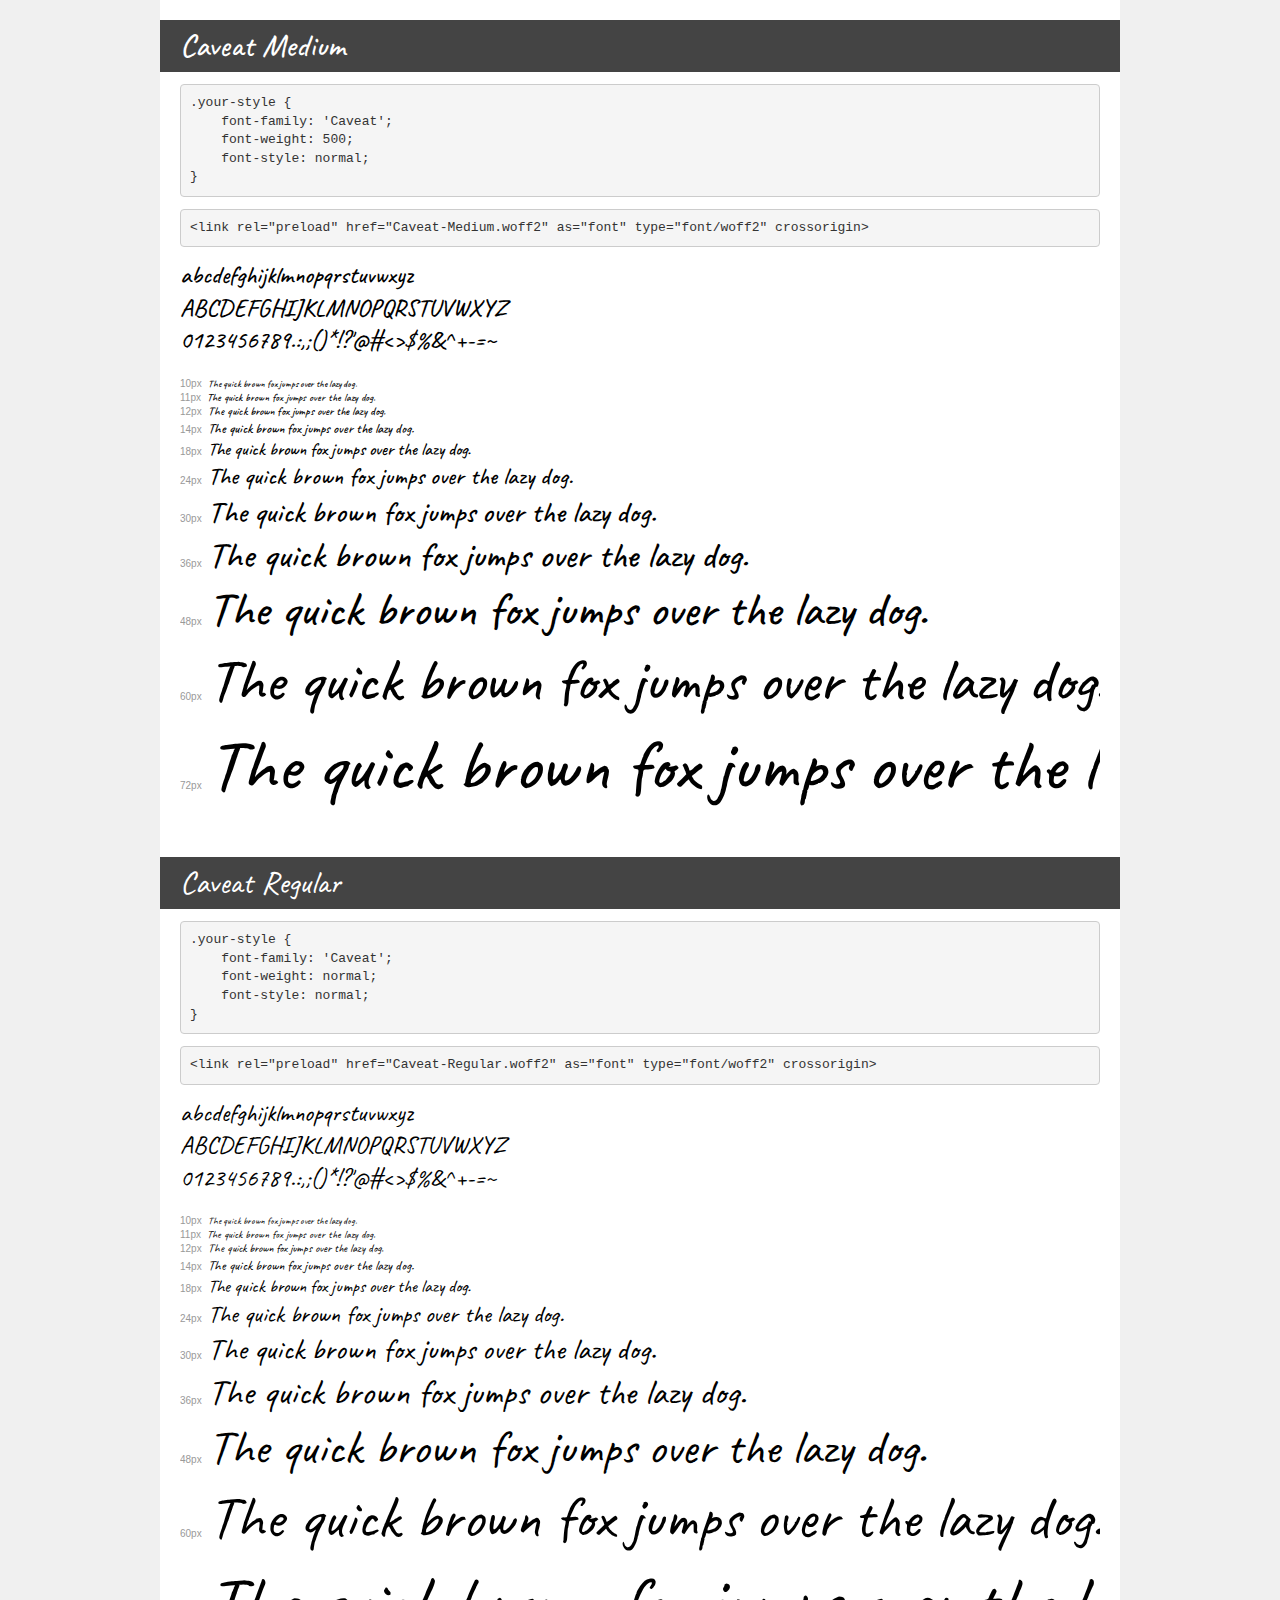
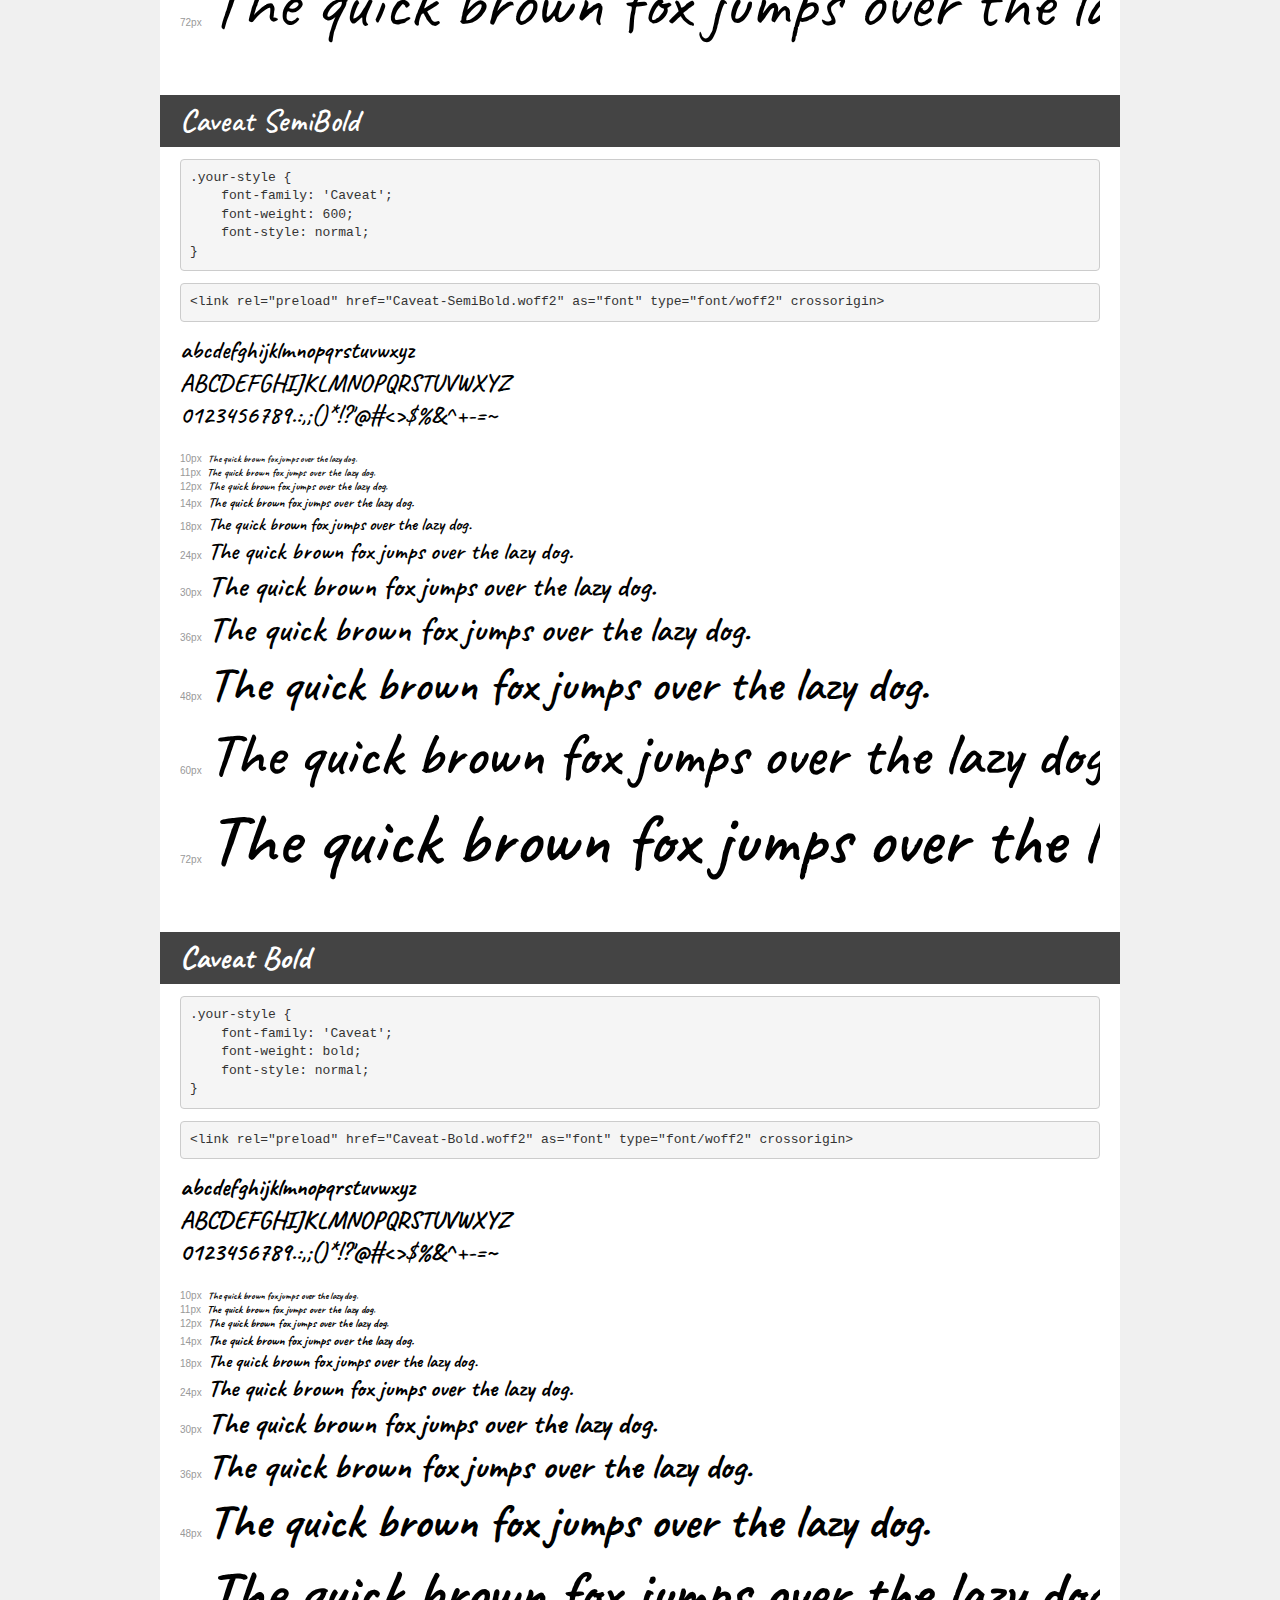
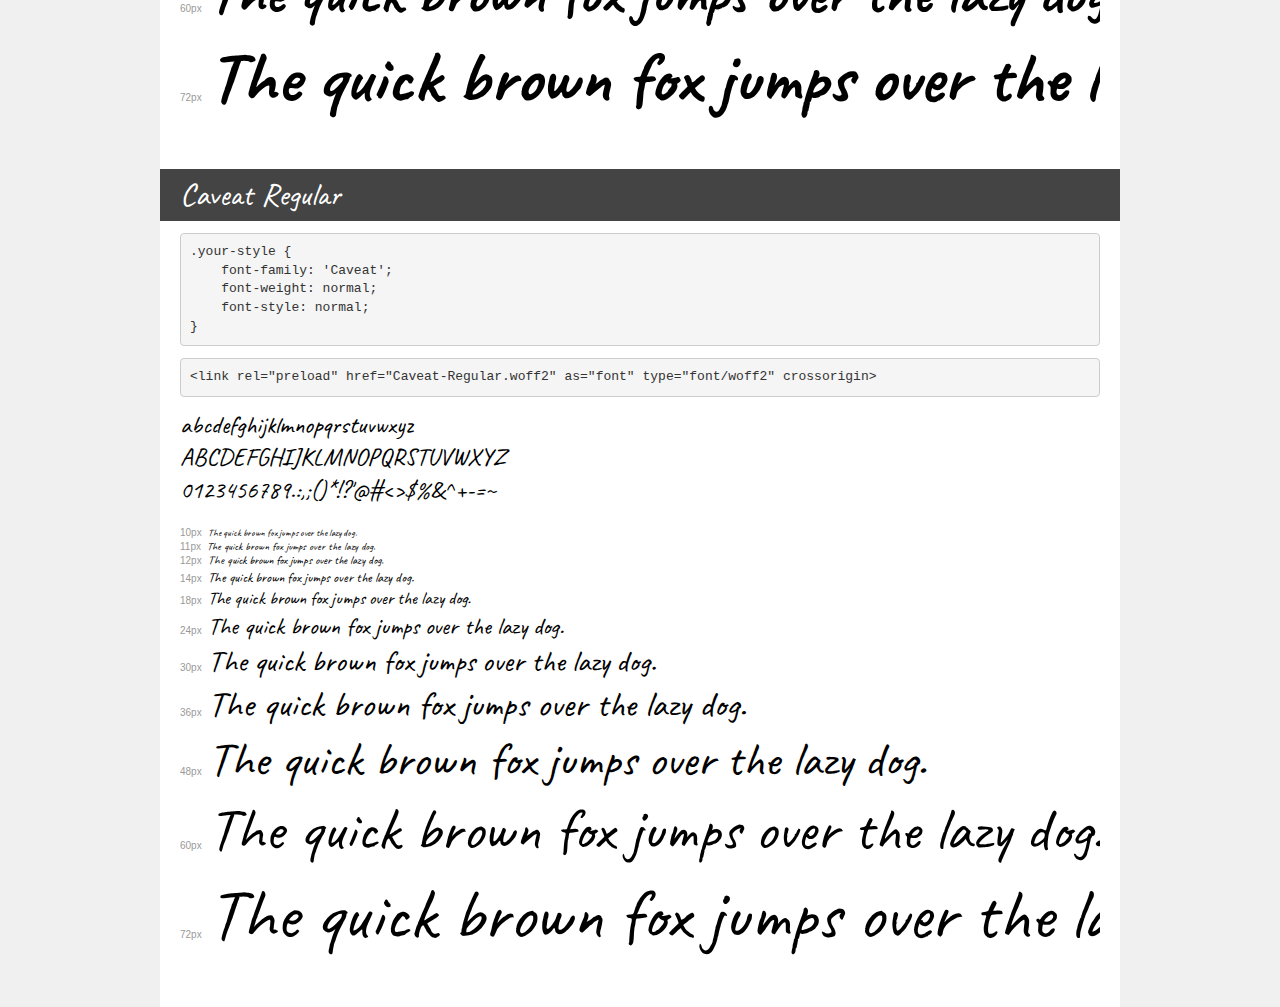
<file: assets/fonts/caveat/demo.html>
<!DOCTYPE html>
<html lang="en">
<head>
    <meta charset="utf-8">
    <meta http-equiv="X-UA-Compatible" content="IE=edge">
    <meta name="viewport" content="width=device-width, initial-scale=1">
    <meta name="robots" content="noindex, noarchive">
    <meta name="format-detection" content="telephone=no">
    <title>Transfonter demo</title>
    <link href="stylesheet.css" rel="stylesheet">
    <style>
        /*
        http://meyerweb.com/eric/tools/css/reset/
        v2.0 | 20110126
        License: none (public domain)
        */
        html, body, div, span, applet, object, iframe,
        h1, h2, h3, h4, h5, h6, p, blockquote, pre,
        a, abbr, acronym, address, big, cite, code,
        del, dfn, em, img, ins, kbd, q, s, samp,
        small, strike, strong, sub, sup, tt, var,
        b, u, i, center,
        dl, dt, dd, ol, ul, li,
        fieldset, form, label, legend,
        table, caption, tbody, tfoot, thead, tr, th, td,
        article, aside, canvas, details, embed,
        figure, figcaption, footer, header, hgroup,
        menu, nav, output, ruby, section, summary,
        time, mark, audio, video {
            margin: 0;
            padding: 0;
            border: 0;
            font-size: 100%;
            font: inherit;
            vertical-align: baseline;
        }
        /* HTML5 display-role reset for older browsers */
        article, aside, details, figcaption, figure,
        footer, header, hgroup, menu, nav, section {
            display: block;
        }
        body {
            line-height: 1;
        }
        ol, ul {
            list-style: none;
        }
        blockquote, q {
            quotes: none;
        }
        blockquote:before, blockquote:after,
        q:before, q:after {
            content: '';
            content: none;
        }
        table {
            border-collapse: collapse;
            border-spacing: 0;
        }
        /* demo styles */
        body {
            background: #f0f0f0;
            color: #000;
        }
        .page {
            background: #fff;
            width: 920px;
            margin: 0 auto;
            padding: 20px 20px 0 20px;
            overflow: hidden;
        }
        .font-container {
            overflow-x: auto;
            overflow-y: hidden;
            margin-bottom: 40px;
            line-height: 1.3;
            white-space: nowrap;
            padding-bottom: 5px;
        }
        h1 {
            position: relative;
            background: #444;
            font-size: 32px;
            color: #fff;
            padding: 10px 20px;
            margin: 0 -20px 12px -20px;
        }
        .letters {
            font-size: 25px;
            margin-bottom: 20px;
        }
        .s10:before {
            content: '10px';
        }
        .s11:before {
            content: '11px';
        }
        .s12:before {
            content: '12px';
        }
        .s14:before {
            content: '14px';
        }
        .s18:before {
            content: '18px';
        }
        .s24:before {
            content: '24px';
        }
        .s30:before {
            content: '30px';
        }
        .s36:before {
            content: '36px';
        }
        .s48:before {
            content: '48px';
        }
        .s60:before {
            content: '60px';
        }
        .s72:before {
            content: '72px';
        }
        .s10:before, .s11:before, .s12:before, .s14:before,
        .s18:before, .s24:before, .s30:before, .s36:before,
        .s48:before, .s60:before, .s72:before {
            font-family: Arial, sans-serif;
            font-size: 10px;
            font-weight: normal;
            font-style: normal;
            color: #999;
            padding-right: 6px;
        }
        pre {
            display: block;
            padding: 9px;
            margin: 0 0 12px;
            font-family: Monaco, Menlo, Consolas, "Courier New", monospace;
            font-size: 13px;
            line-height: 1.428571429;
            color: #333;
            font-weight: normal;
            font-style: normal;
            background-color: #f5f5f5;
            border: 1px solid #ccc;
            overflow-x: auto;
            border-radius: 4px;
        }
        /* responsive */
        @media (max-width: 959px) {
            .page {
                width: auto;
                margin: 0;
            }
        }
    </style>
</head>
<body>
<div class="page">
    <div class="demo">
        <h1 style="font-family: 'Caveat'; font-weight: 500; font-style: normal;">Caveat Medium</h1>
        <pre title="Usage">.your-style {
    font-family: 'Caveat';
    font-weight: 500;
    font-style: normal;
}</pre>
        <pre title="Preload (optional)">
&lt;link rel=&quot;preload&quot; href=&quot;Caveat-Medium.woff2&quot; as=&quot;font&quot; type=&quot;font/woff2&quot; crossorigin&gt;</pre>
        <div class="font-container" style="font-family: 'Caveat'; font-weight: 500; font-style: normal;">
            <p class="letters">
                abcdefghijklmnopqrstuvwxyz<br>
ABCDEFGHIJKLMNOPQRSTUVWXYZ<br>
                0123456789.:,;()*!?'@#&lt;&gt;$%&^+-=~
            </p>
            <p class="s10" style="font-size: 10px;">The quick brown fox jumps over the lazy dog.</p>
            <p class="s11" style="font-size: 11px;">The quick brown fox jumps over the lazy dog.</p>
            <p class="s12" style="font-size: 12px;">The quick brown fox jumps over the lazy dog.</p>
            <p class="s14" style="font-size: 14px;">The quick brown fox jumps over the lazy dog.</p>
            <p class="s18" style="font-size: 18px;">The quick brown fox jumps over the lazy dog.</p>
            <p class="s24" style="font-size: 24px;">The quick brown fox jumps over the lazy dog.</p>
            <p class="s30" style="font-size: 30px;">The quick brown fox jumps over the lazy dog.</p>
            <p class="s36" style="font-size: 36px;">The quick brown fox jumps over the lazy dog.</p>
            <p class="s48" style="font-size: 48px;">The quick brown fox jumps over the lazy dog.</p>
            <p class="s60" style="font-size: 60px;">The quick brown fox jumps over the lazy dog.</p>
            <p class="s72" style="font-size: 72px;">The quick brown fox jumps over the lazy dog.</p>
        </div>
    </div>

    <div class="demo">
        <h1 style="font-family: 'Caveat'; font-weight: normal; font-style: normal;">Caveat Regular</h1>
        <pre title="Usage">.your-style {
    font-family: 'Caveat';
    font-weight: normal;
    font-style: normal;
}</pre>
        <pre title="Preload (optional)">
&lt;link rel=&quot;preload&quot; href=&quot;Caveat-Regular.woff2&quot; as=&quot;font&quot; type=&quot;font/woff2&quot; crossorigin&gt;</pre>
        <div class="font-container" style="font-family: 'Caveat'; font-weight: normal; font-style: normal;">
            <p class="letters">
                abcdefghijklmnopqrstuvwxyz<br>
ABCDEFGHIJKLMNOPQRSTUVWXYZ<br>
                0123456789.:,;()*!?'@#&lt;&gt;$%&^+-=~
            </p>
            <p class="s10" style="font-size: 10px;">The quick brown fox jumps over the lazy dog.</p>
            <p class="s11" style="font-size: 11px;">The quick brown fox jumps over the lazy dog.</p>
            <p class="s12" style="font-size: 12px;">The quick brown fox jumps over the lazy dog.</p>
            <p class="s14" style="font-size: 14px;">The quick brown fox jumps over the lazy dog.</p>
            <p class="s18" style="font-size: 18px;">The quick brown fox jumps over the lazy dog.</p>
            <p class="s24" style="font-size: 24px;">The quick brown fox jumps over the lazy dog.</p>
            <p class="s30" style="font-size: 30px;">The quick brown fox jumps over the lazy dog.</p>
            <p class="s36" style="font-size: 36px;">The quick brown fox jumps over the lazy dog.</p>
            <p class="s48" style="font-size: 48px;">The quick brown fox jumps over the lazy dog.</p>
            <p class="s60" style="font-size: 60px;">The quick brown fox jumps over the lazy dog.</p>
            <p class="s72" style="font-size: 72px;">The quick brown fox jumps over the lazy dog.</p>
        </div>
    </div>

    <div class="demo">
        <h1 style="font-family: 'Caveat'; font-weight: 600; font-style: normal;">Caveat SemiBold</h1>
        <pre title="Usage">.your-style {
    font-family: 'Caveat';
    font-weight: 600;
    font-style: normal;
}</pre>
        <pre title="Preload (optional)">
&lt;link rel=&quot;preload&quot; href=&quot;Caveat-SemiBold.woff2&quot; as=&quot;font&quot; type=&quot;font/woff2&quot; crossorigin&gt;</pre>
        <div class="font-container" style="font-family: 'Caveat'; font-weight: 600; font-style: normal;">
            <p class="letters">
                abcdefghijklmnopqrstuvwxyz<br>
ABCDEFGHIJKLMNOPQRSTUVWXYZ<br>
                0123456789.:,;()*!?'@#&lt;&gt;$%&^+-=~
            </p>
            <p class="s10" style="font-size: 10px;">The quick brown fox jumps over the lazy dog.</p>
            <p class="s11" style="font-size: 11px;">The quick brown fox jumps over the lazy dog.</p>
            <p class="s12" style="font-size: 12px;">The quick brown fox jumps over the lazy dog.</p>
            <p class="s14" style="font-size: 14px;">The quick brown fox jumps over the lazy dog.</p>
            <p class="s18" style="font-size: 18px;">The quick brown fox jumps over the lazy dog.</p>
            <p class="s24" style="font-size: 24px;">The quick brown fox jumps over the lazy dog.</p>
            <p class="s30" style="font-size: 30px;">The quick brown fox jumps over the lazy dog.</p>
            <p class="s36" style="font-size: 36px;">The quick brown fox jumps over the lazy dog.</p>
            <p class="s48" style="font-size: 48px;">The quick brown fox jumps over the lazy dog.</p>
            <p class="s60" style="font-size: 60px;">The quick brown fox jumps over the lazy dog.</p>
            <p class="s72" style="font-size: 72px;">The quick brown fox jumps over the lazy dog.</p>
        </div>
    </div>

    <div class="demo">
        <h1 style="font-family: 'Caveat'; font-weight: bold; font-style: normal;">Caveat Bold</h1>
        <pre title="Usage">.your-style {
    font-family: 'Caveat';
    font-weight: bold;
    font-style: normal;
}</pre>
        <pre title="Preload (optional)">
&lt;link rel=&quot;preload&quot; href=&quot;Caveat-Bold.woff2&quot; as=&quot;font&quot; type=&quot;font/woff2&quot; crossorigin&gt;</pre>
        <div class="font-container" style="font-family: 'Caveat'; font-weight: bold; font-style: normal;">
            <p class="letters">
                abcdefghijklmnopqrstuvwxyz<br>
ABCDEFGHIJKLMNOPQRSTUVWXYZ<br>
                0123456789.:,;()*!?'@#&lt;&gt;$%&^+-=~
            </p>
            <p class="s10" style="font-size: 10px;">The quick brown fox jumps over the lazy dog.</p>
            <p class="s11" style="font-size: 11px;">The quick brown fox jumps over the lazy dog.</p>
            <p class="s12" style="font-size: 12px;">The quick brown fox jumps over the lazy dog.</p>
            <p class="s14" style="font-size: 14px;">The quick brown fox jumps over the lazy dog.</p>
            <p class="s18" style="font-size: 18px;">The quick brown fox jumps over the lazy dog.</p>
            <p class="s24" style="font-size: 24px;">The quick brown fox jumps over the lazy dog.</p>
            <p class="s30" style="font-size: 30px;">The quick brown fox jumps over the lazy dog.</p>
            <p class="s36" style="font-size: 36px;">The quick brown fox jumps over the lazy dog.</p>
            <p class="s48" style="font-size: 48px;">The quick brown fox jumps over the lazy dog.</p>
            <p class="s60" style="font-size: 60px;">The quick brown fox jumps over the lazy dog.</p>
            <p class="s72" style="font-size: 72px;">The quick brown fox jumps over the lazy dog.</p>
        </div>
    </div>

    <div class="demo">
        <h1 style="font-family: 'Caveat'; font-weight: normal; font-style: normal;">Caveat Regular</h1>
        <pre title="Usage">.your-style {
    font-family: 'Caveat';
    font-weight: normal;
    font-style: normal;
}</pre>
        <pre title="Preload (optional)">
&lt;link rel=&quot;preload&quot; href=&quot;Caveat-Regular.woff2&quot; as=&quot;font&quot; type=&quot;font/woff2&quot; crossorigin&gt;</pre>
        <div class="font-container" style="font-family: 'Caveat'; font-weight: normal; font-style: normal;">
            <p class="letters">
                abcdefghijklmnopqrstuvwxyz<br>
ABCDEFGHIJKLMNOPQRSTUVWXYZ<br>
                0123456789.:,;()*!?'@#&lt;&gt;$%&^+-=~
            </p>
            <p class="s10" style="font-size: 10px;">The quick brown fox jumps over the lazy dog.</p>
            <p class="s11" style="font-size: 11px;">The quick brown fox jumps over the lazy dog.</p>
            <p class="s12" style="font-size: 12px;">The quick brown fox jumps over the lazy dog.</p>
            <p class="s14" style="font-size: 14px;">The quick brown fox jumps over the lazy dog.</p>
            <p class="s18" style="font-size: 18px;">The quick brown fox jumps over the lazy dog.</p>
            <p class="s24" style="font-size: 24px;">The quick brown fox jumps over the lazy dog.</p>
            <p class="s30" style="font-size: 30px;">The quick brown fox jumps over the lazy dog.</p>
            <p class="s36" style="font-size: 36px;">The quick brown fox jumps over the lazy dog.</p>
            <p class="s48" style="font-size: 48px;">The quick brown fox jumps over the lazy dog.</p>
            <p class="s60" style="font-size: 60px;">The quick brown fox jumps over the lazy dog.</p>
            <p class="s72" style="font-size: 72px;">The quick brown fox jumps over the lazy dog.</p>
        </div>
    </div>

</div>
</body>
</html>
</file>
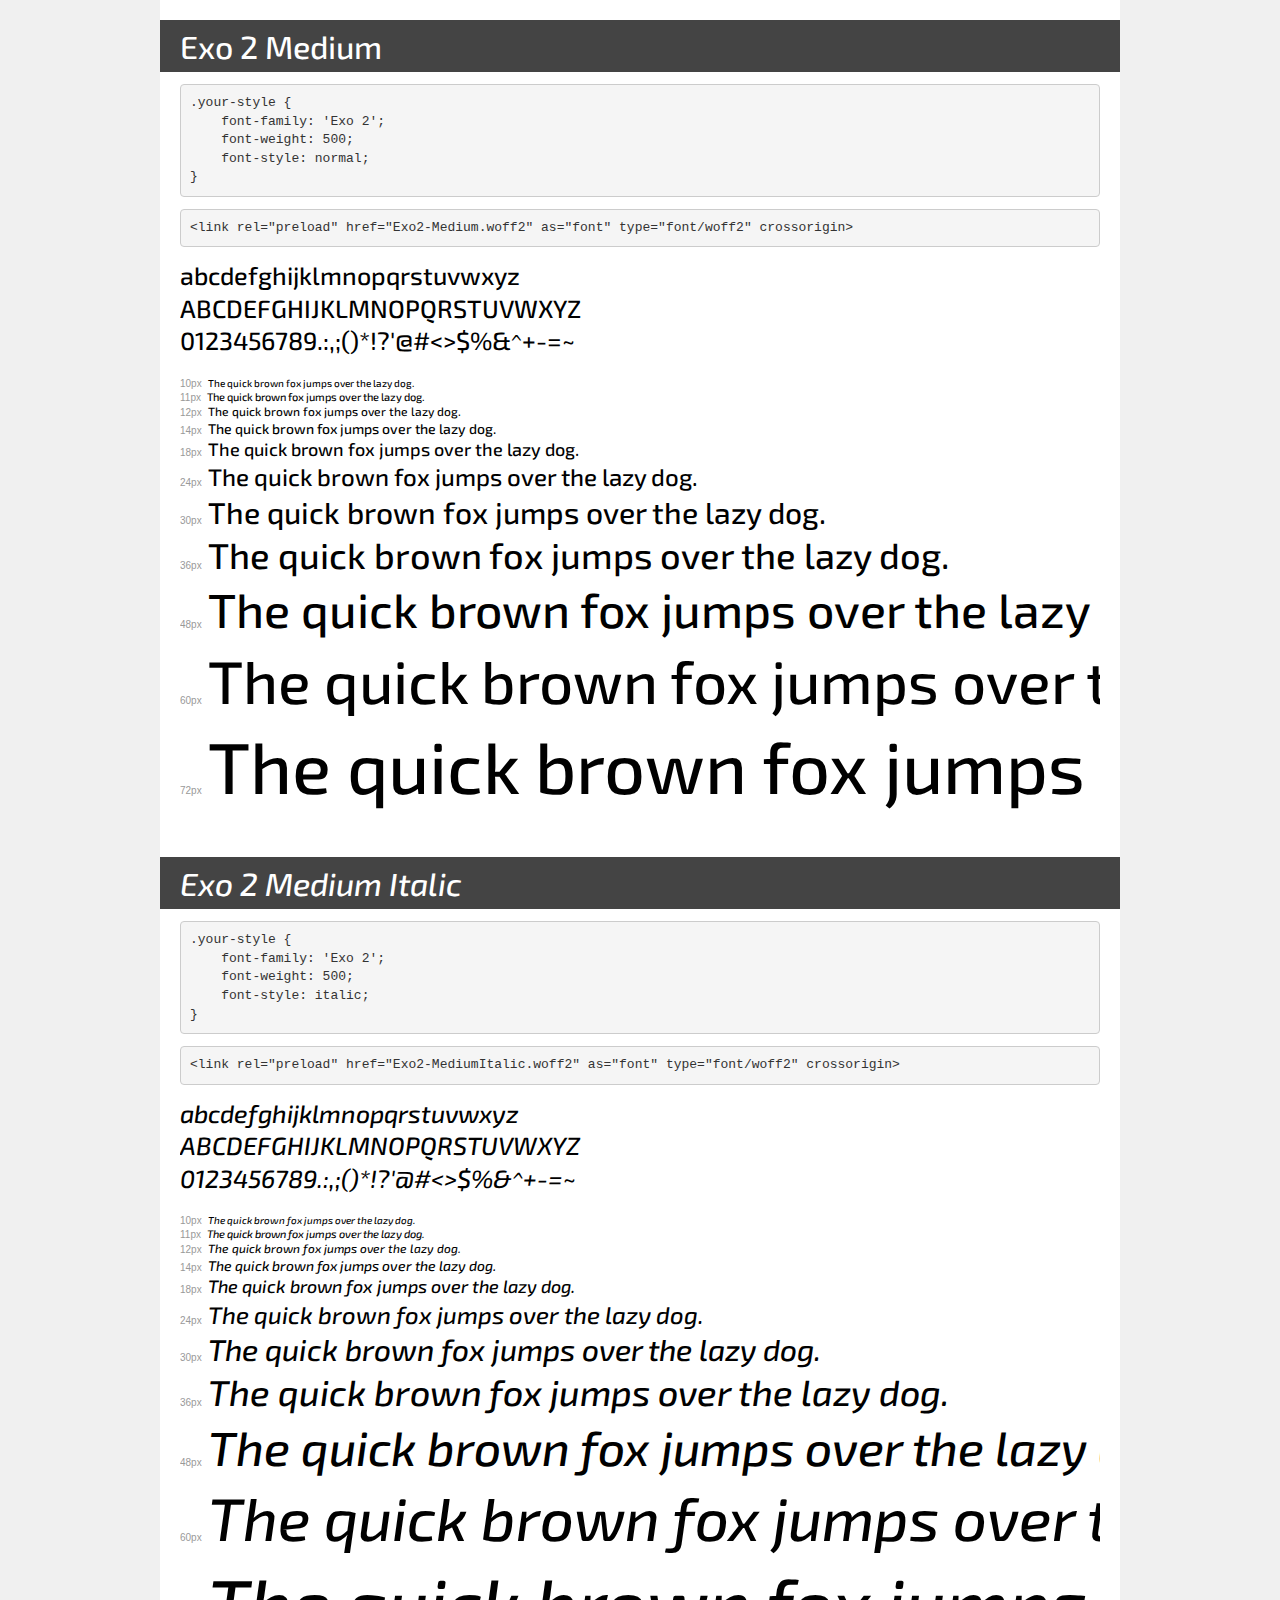
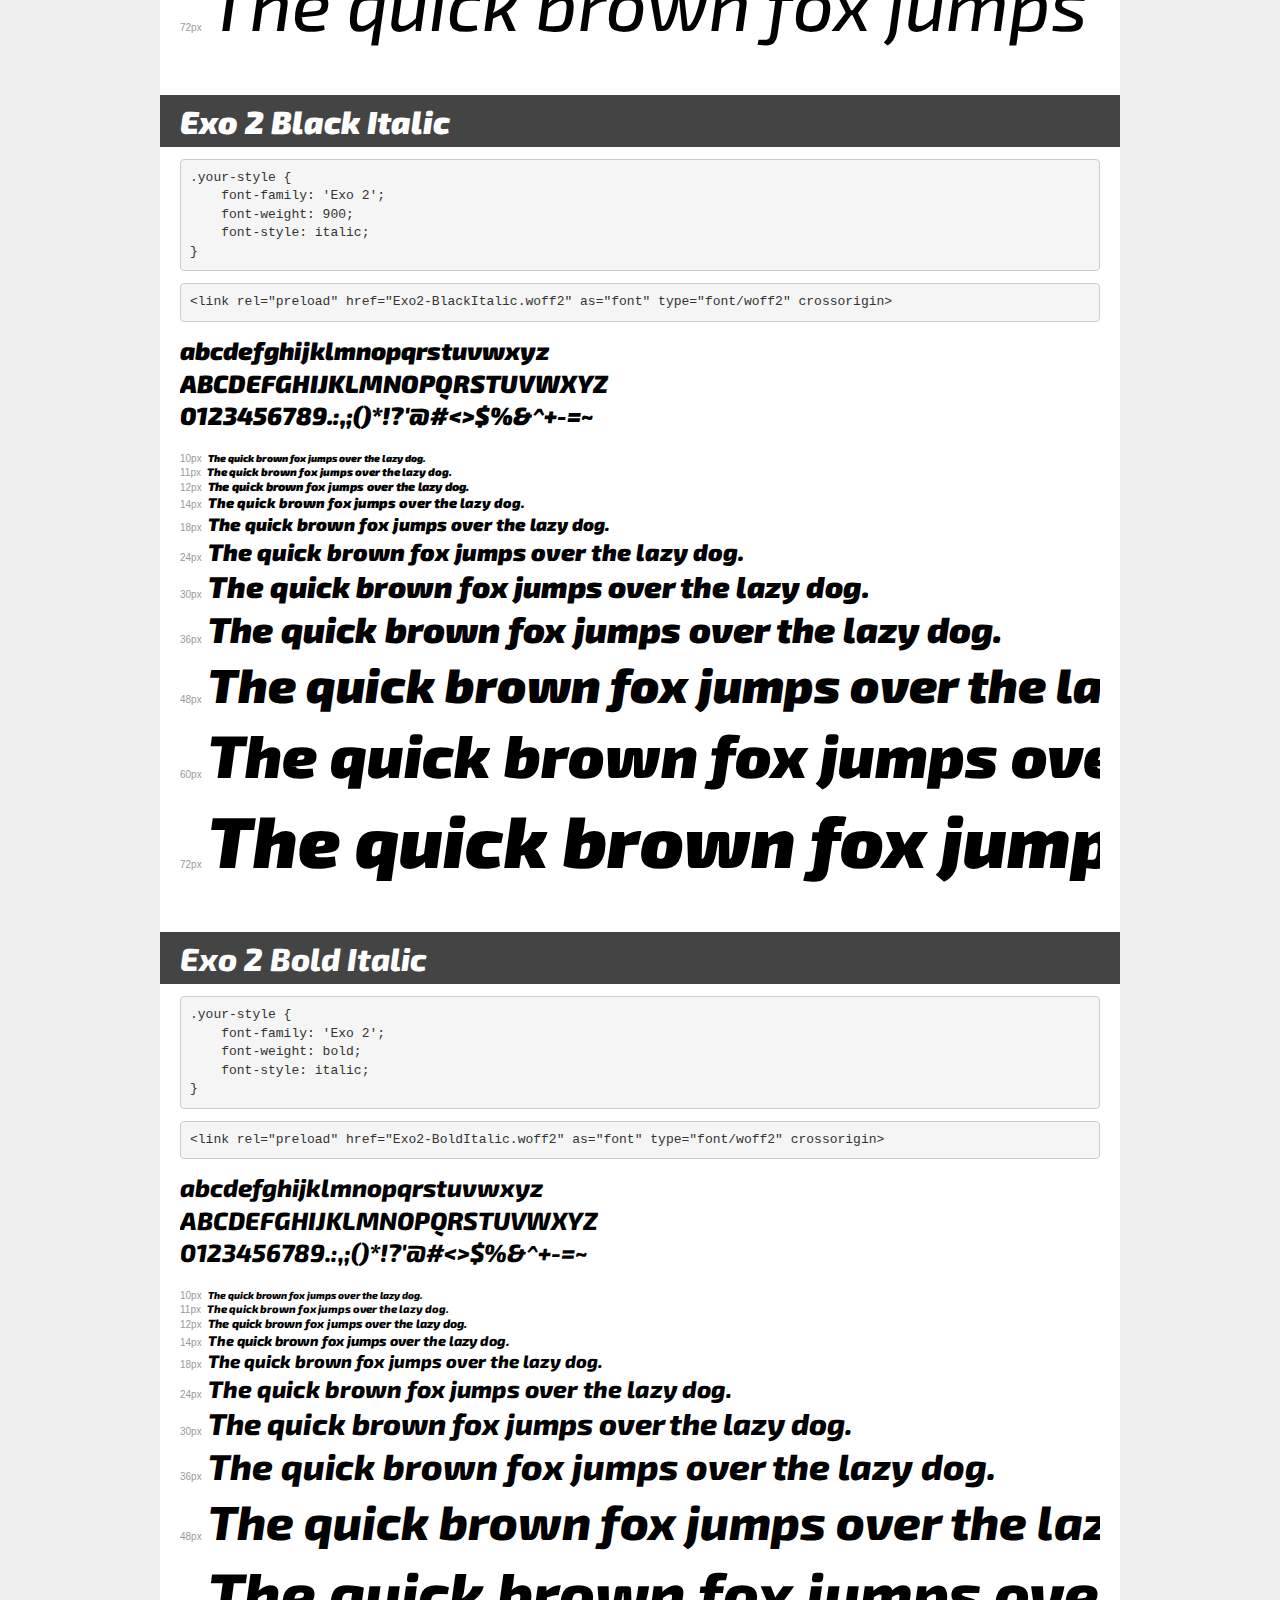
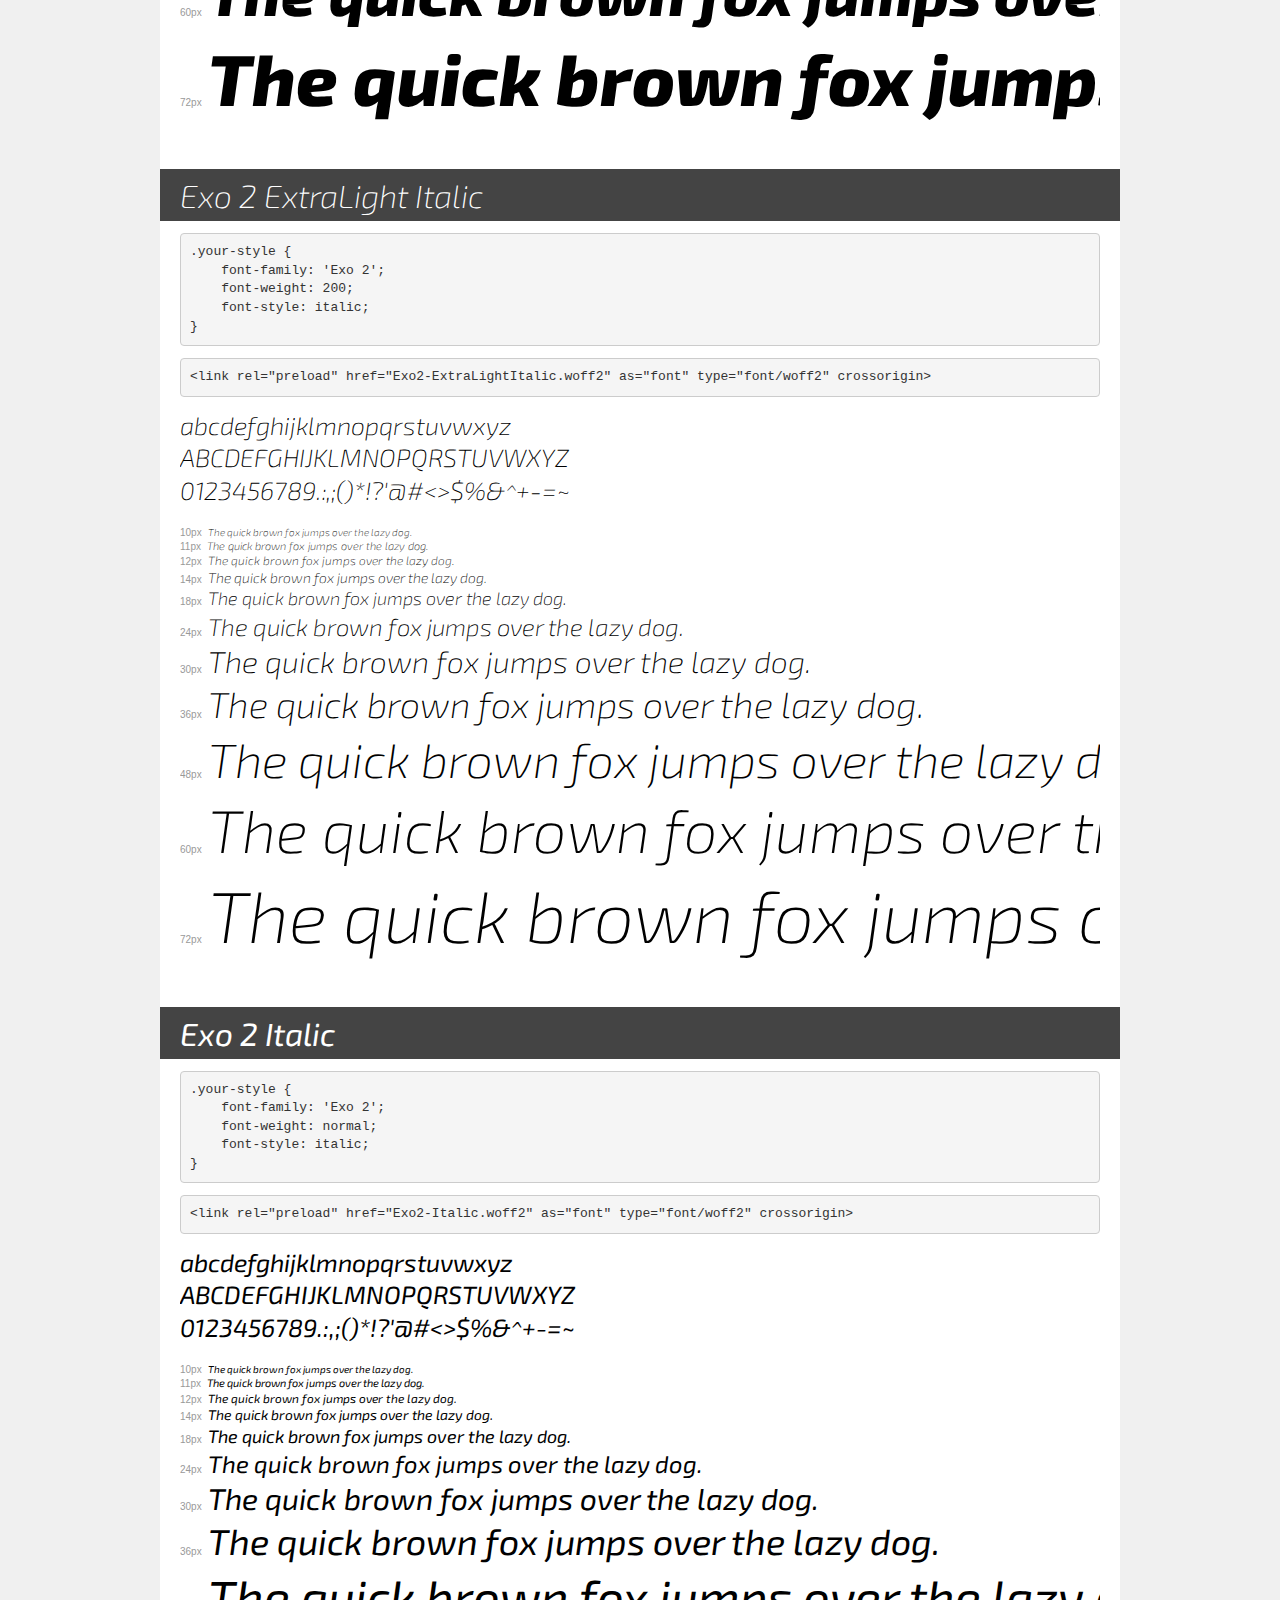
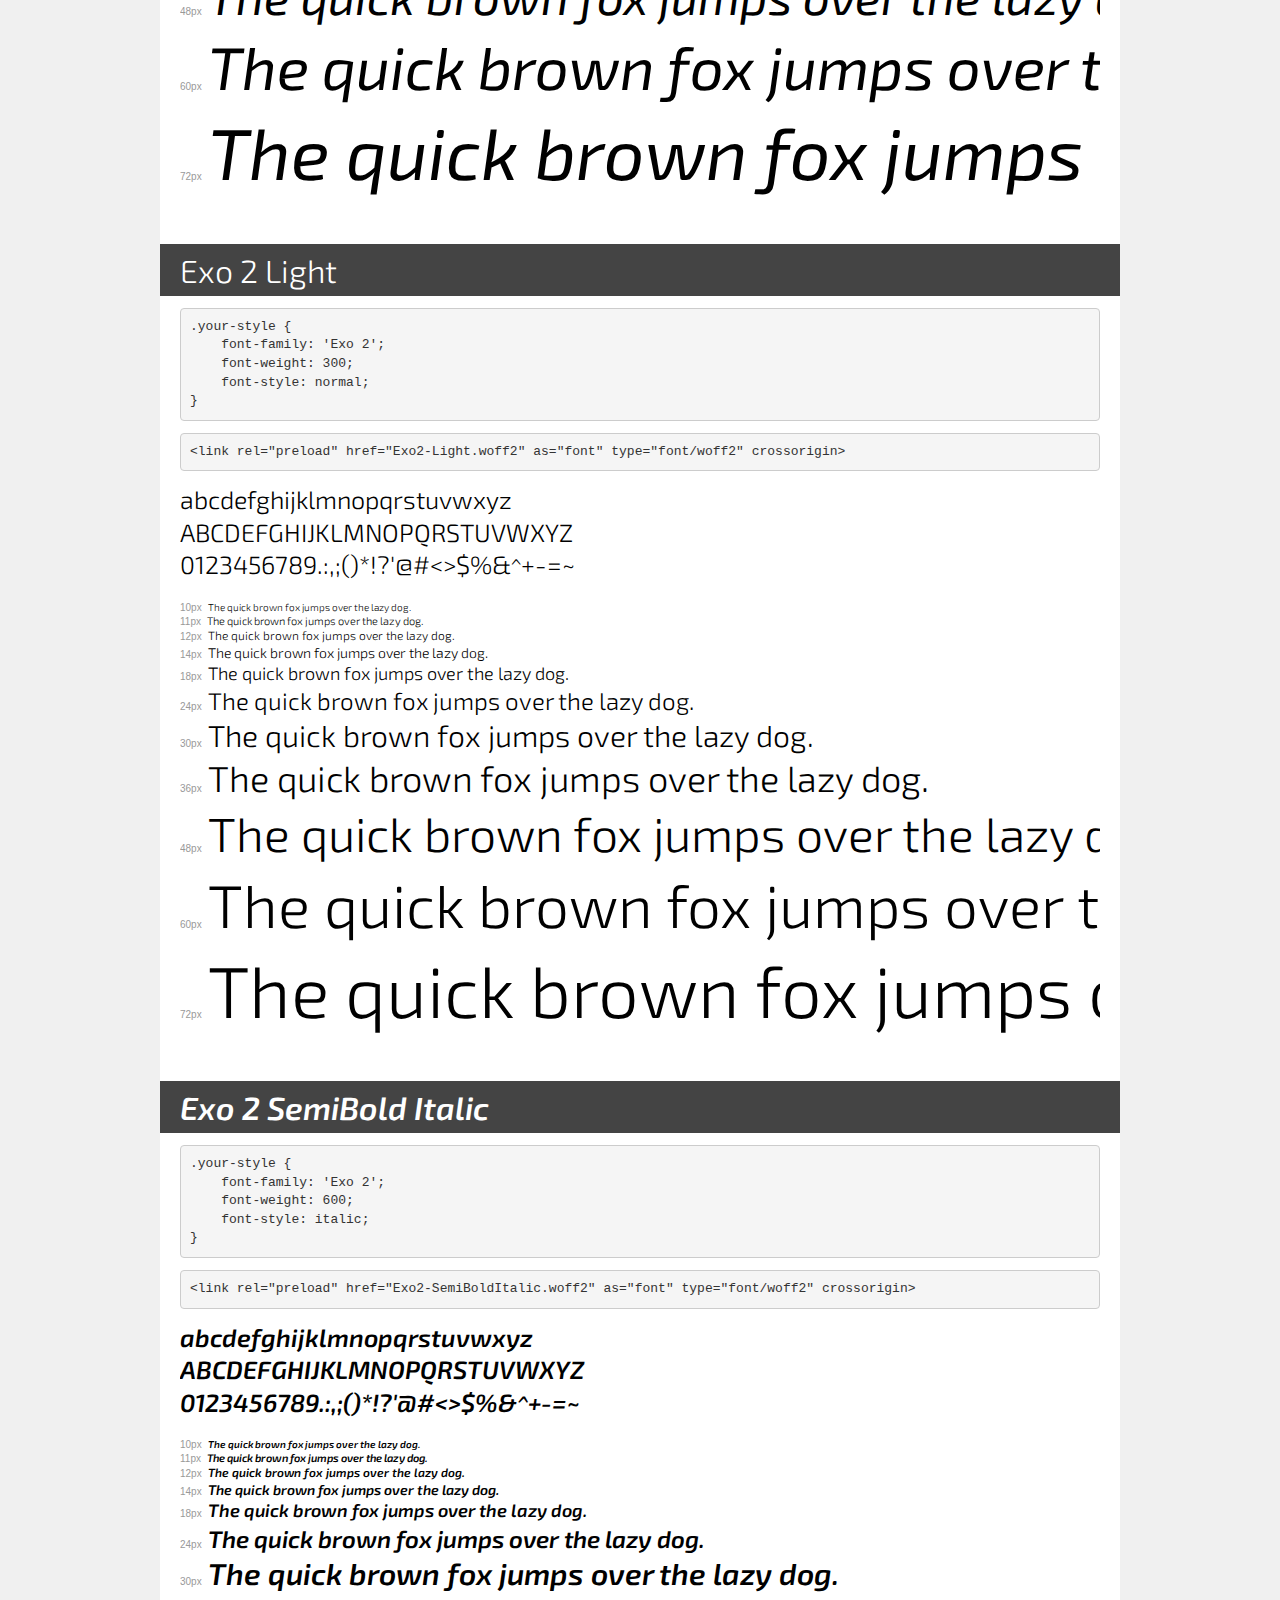
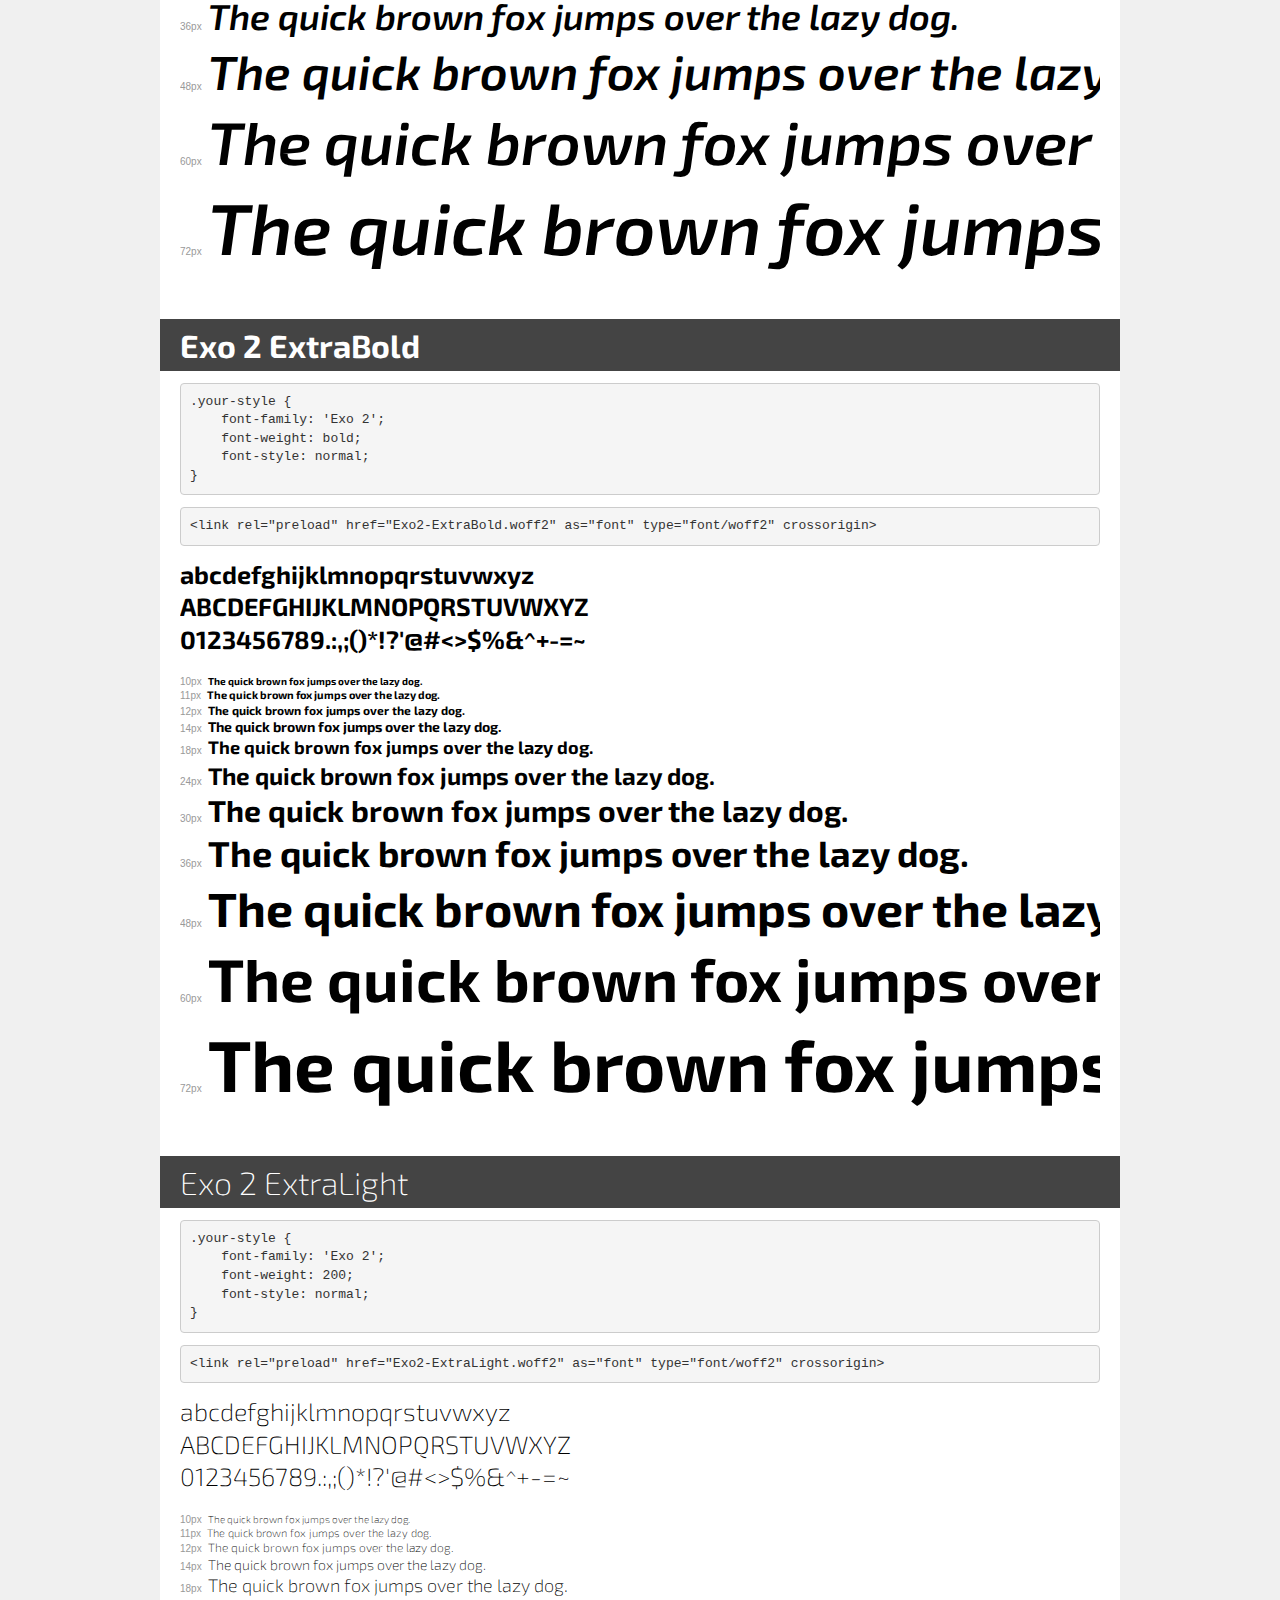
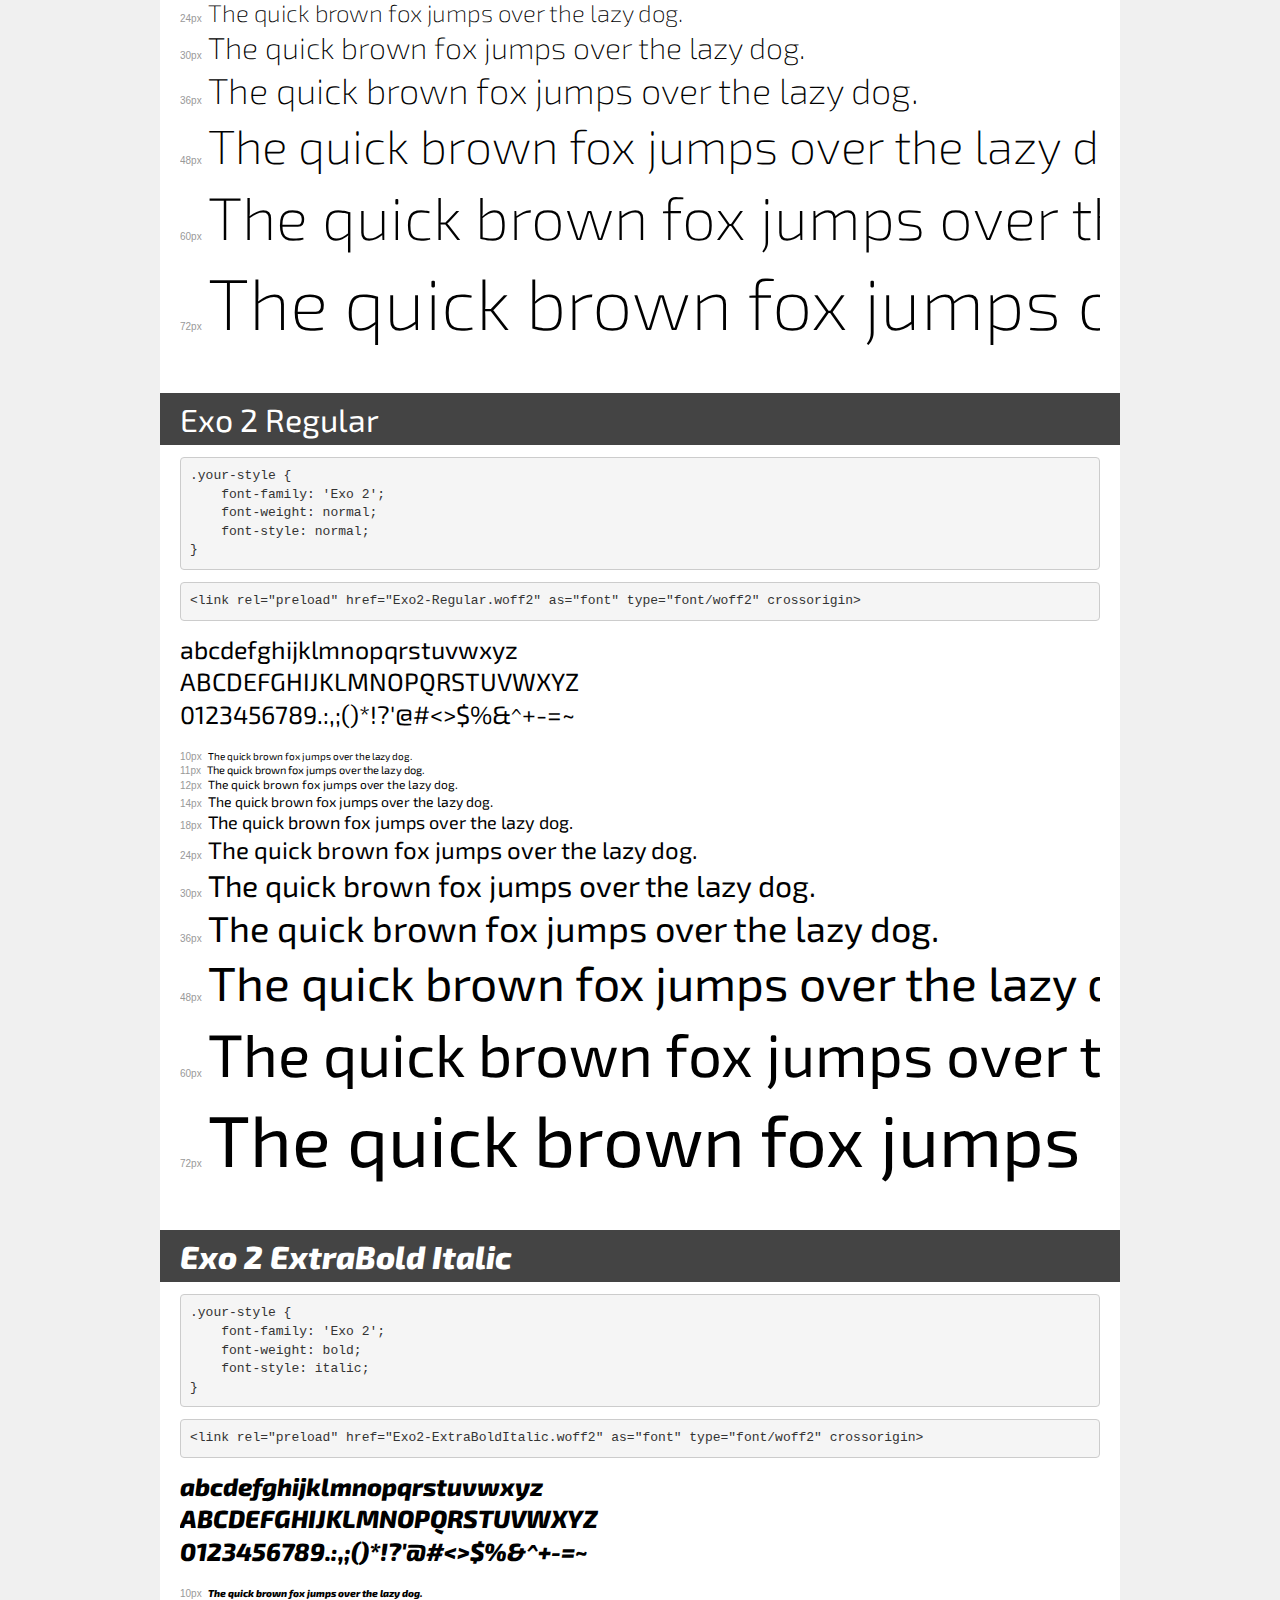
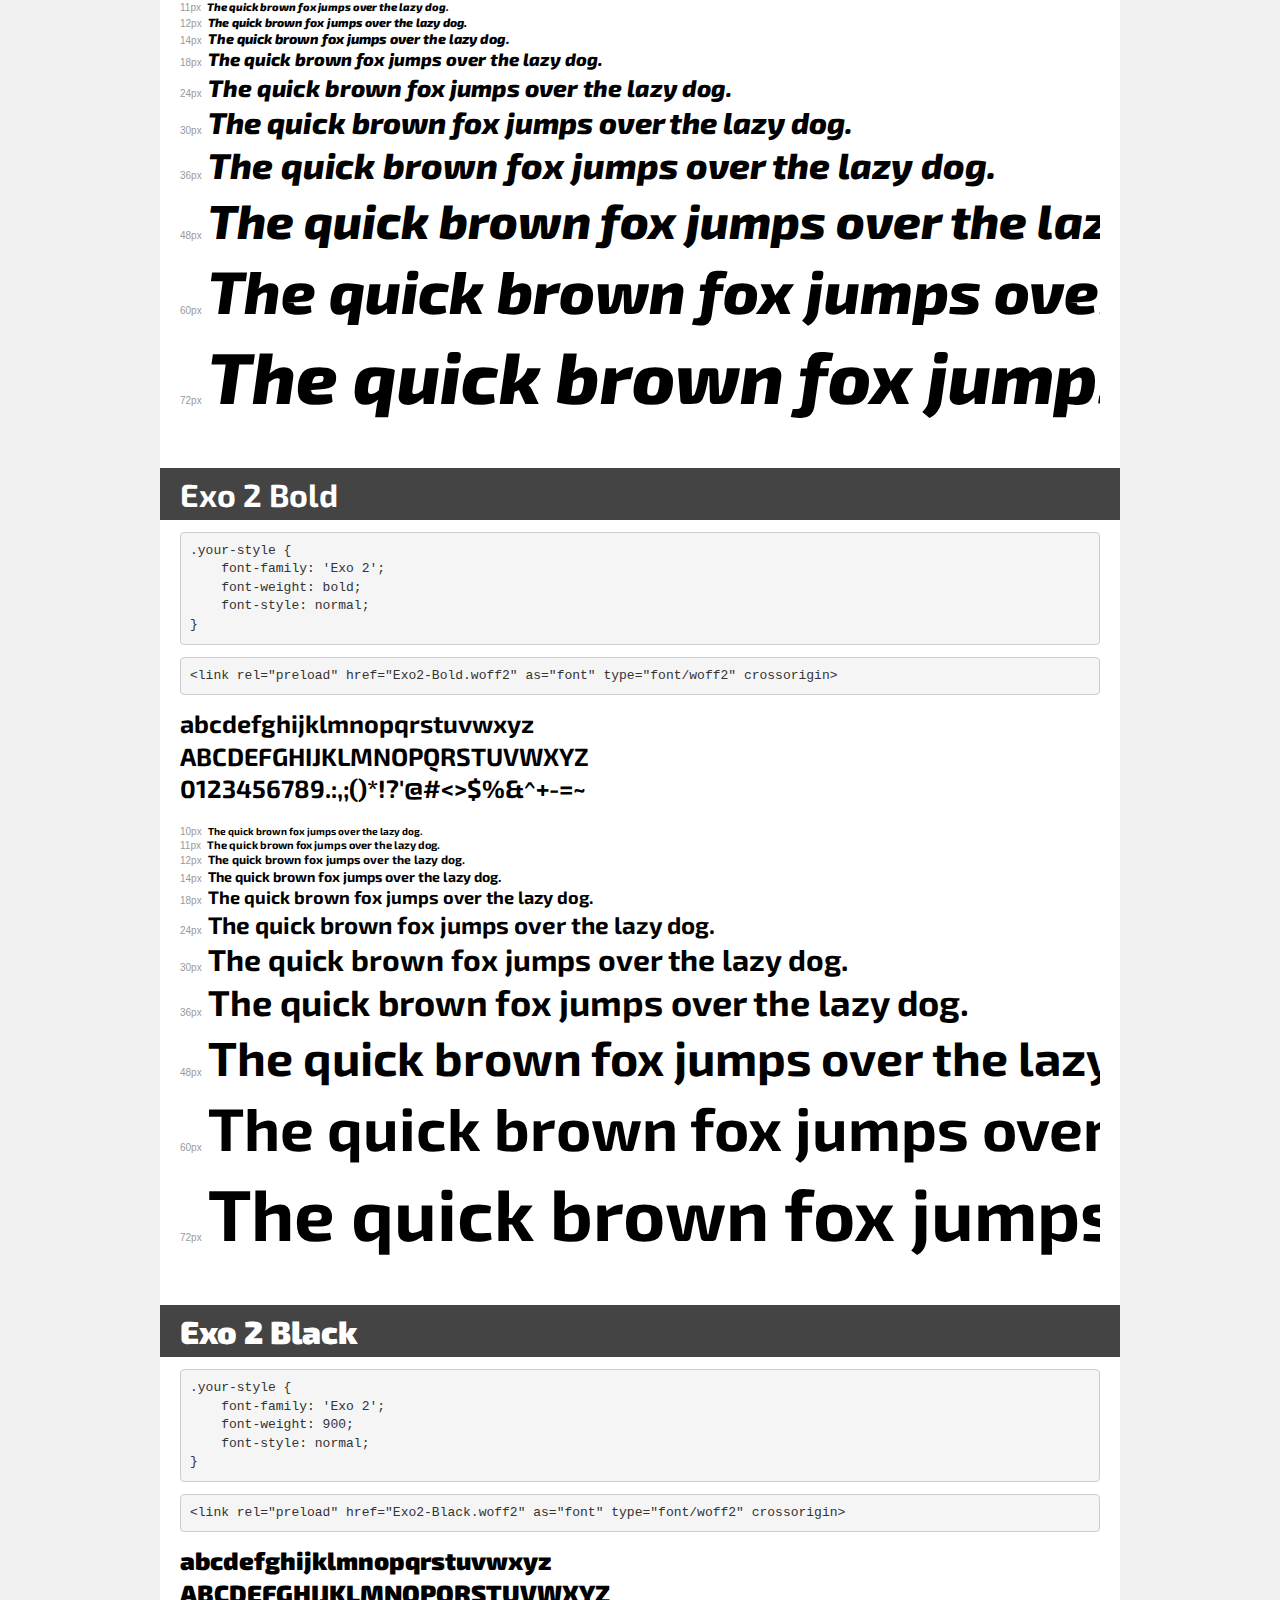
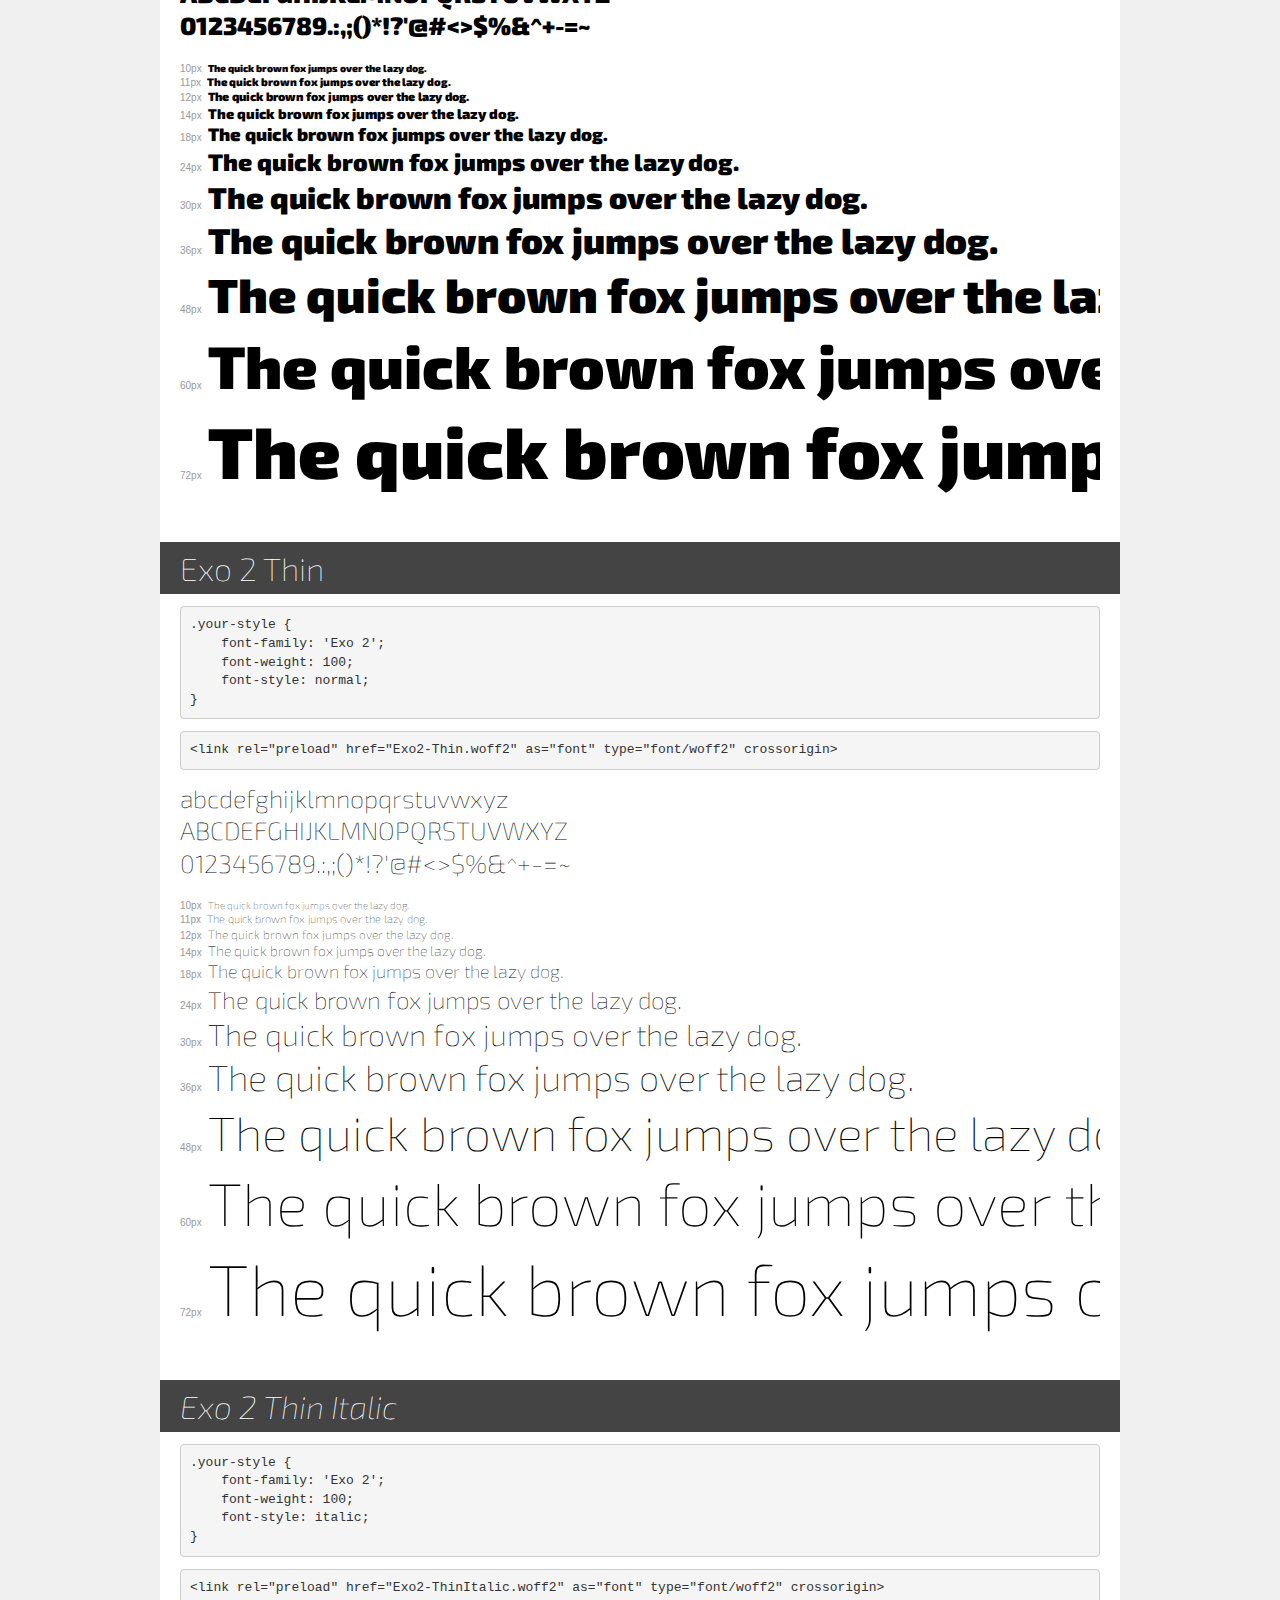
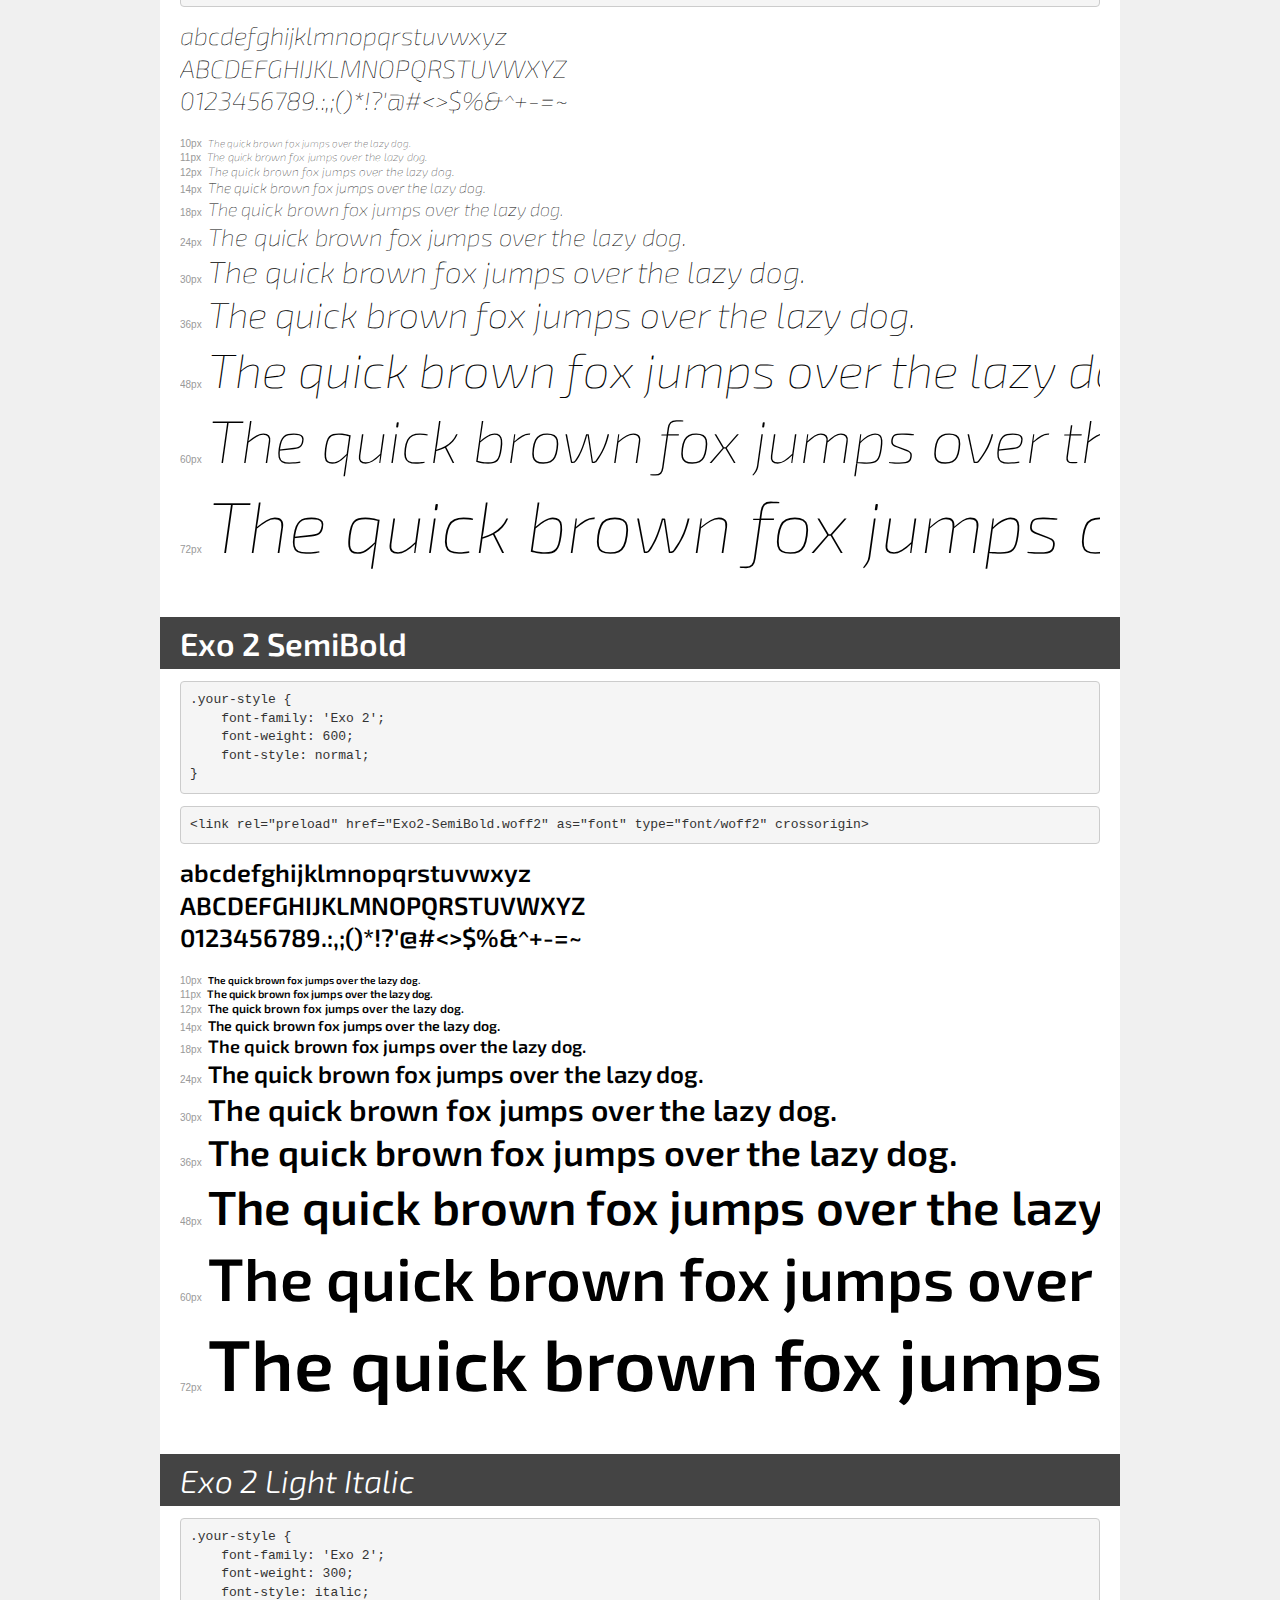
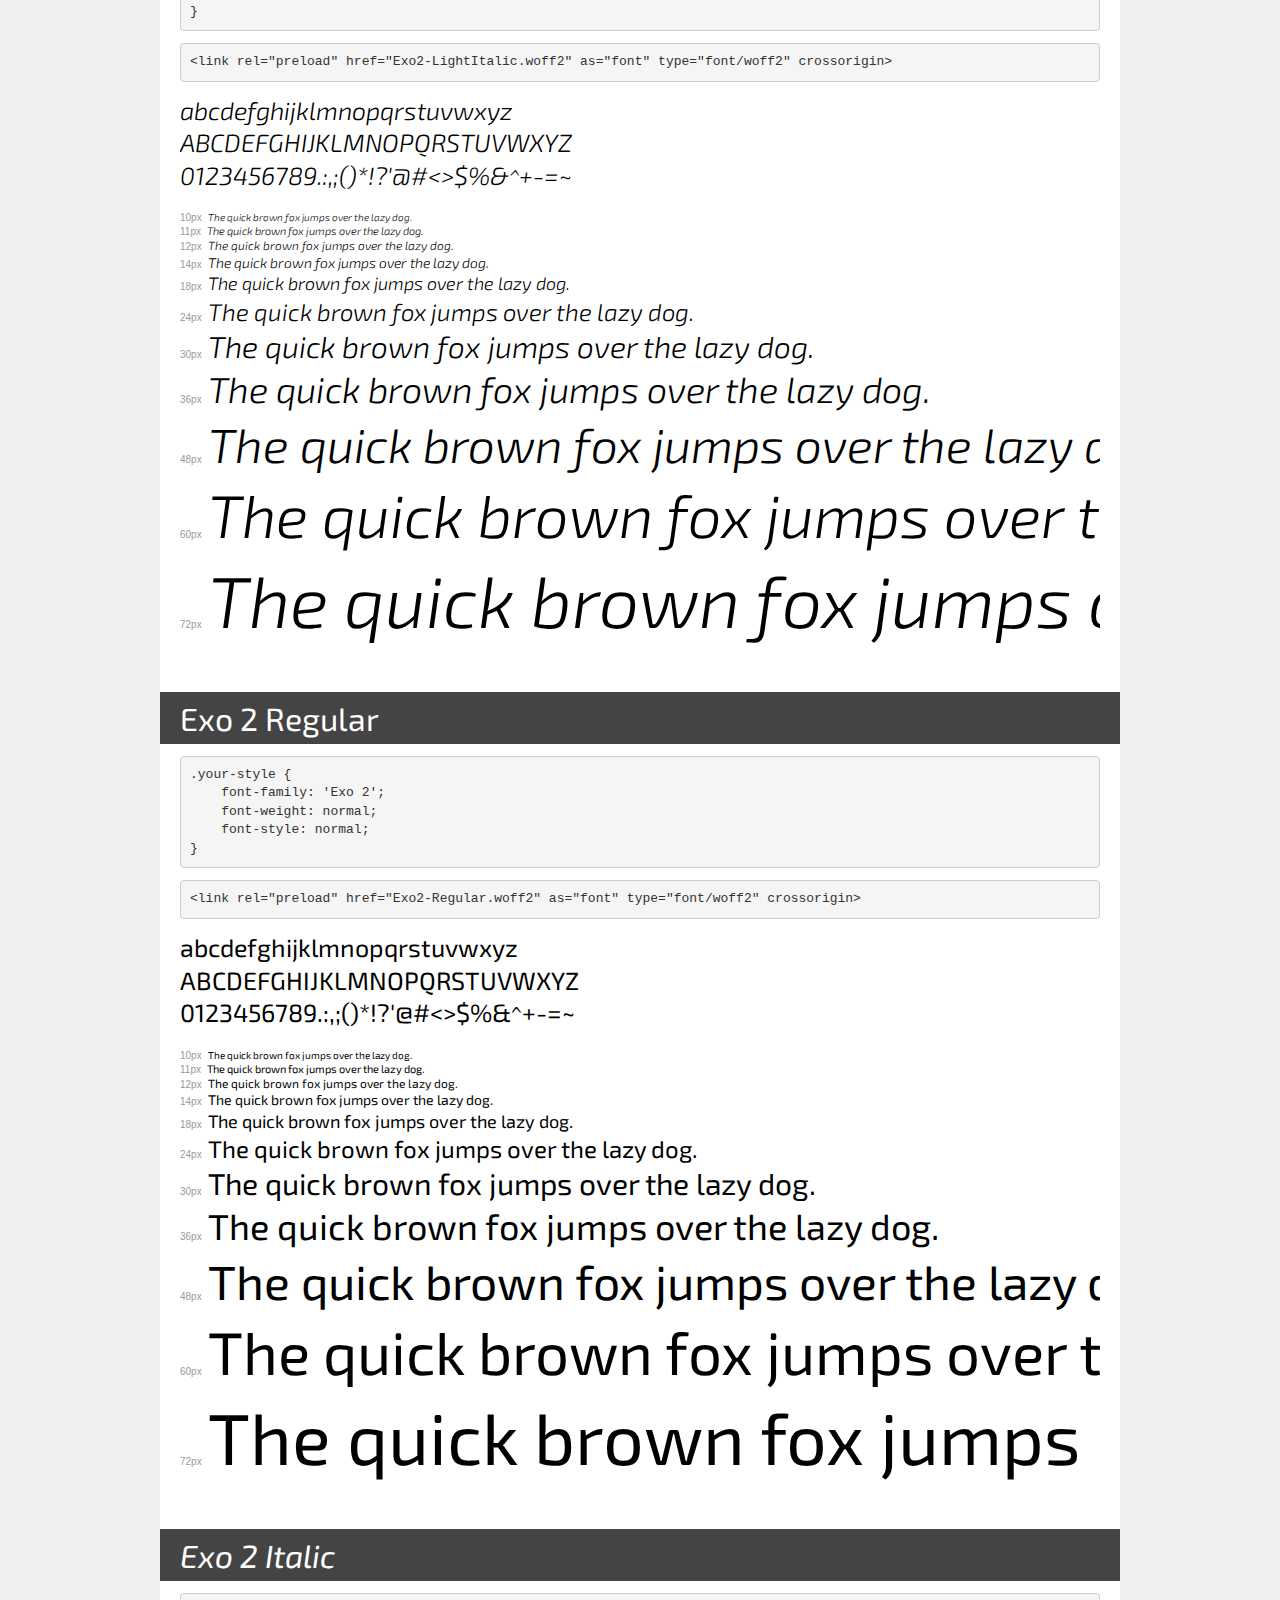
<file: assets/fonts/exo-2/demo.html>
<!DOCTYPE html>
<html lang="en">
<head>
    <meta charset="utf-8">
    <meta http-equiv="X-UA-Compatible" content="IE=edge">
    <meta name="viewport" content="width=device-width, initial-scale=1">
    <meta name="robots" content="noindex, noarchive">
    <meta name="format-detection" content="telephone=no">
    <title>Transfonter demo</title>
    <link href="stylesheet.css" rel="stylesheet">
    <style>
        /*
        http://meyerweb.com/eric/tools/css/reset/
        v2.0 | 20110126
        License: none (public domain)
        */
        html, body, div, span, applet, object, iframe,
        h1, h2, h3, h4, h5, h6, p, blockquote, pre,
        a, abbr, acronym, address, big, cite, code,
        del, dfn, em, img, ins, kbd, q, s, samp,
        small, strike, strong, sub, sup, tt, var,
        b, u, i, center,
        dl, dt, dd, ol, ul, li,
        fieldset, form, label, legend,
        table, caption, tbody, tfoot, thead, tr, th, td,
        article, aside, canvas, details, embed,
        figure, figcaption, footer, header, hgroup,
        menu, nav, output, ruby, section, summary,
        time, mark, audio, video {
            margin: 0;
            padding: 0;
            border: 0;
            font-size: 100%;
            font: inherit;
            vertical-align: baseline;
        }
        /* HTML5 display-role reset for older browsers */
        article, aside, details, figcaption, figure,
        footer, header, hgroup, menu, nav, section {
            display: block;
        }
        body {
            line-height: 1;
        }
        ol, ul {
            list-style: none;
        }
        blockquote, q {
            quotes: none;
        }
        blockquote:before, blockquote:after,
        q:before, q:after {
            content: '';
            content: none;
        }
        table {
            border-collapse: collapse;
            border-spacing: 0;
        }
        /* demo styles */
        body {
            background: #f0f0f0;
            color: #000;
        }
        .page {
            background: #fff;
            width: 920px;
            margin: 0 auto;
            padding: 20px 20px 0 20px;
            overflow: hidden;
        }
        .font-container {
            overflow-x: auto;
            overflow-y: hidden;
            margin-bottom: 40px;
            line-height: 1.3;
            white-space: nowrap;
            padding-bottom: 5px;
        }
        h1 {
            position: relative;
            background: #444;
            font-size: 32px;
            color: #fff;
            padding: 10px 20px;
            margin: 0 -20px 12px -20px;
        }
        .letters {
            font-size: 25px;
            margin-bottom: 20px;
        }
        .s10:before {
            content: '10px';
        }
        .s11:before {
            content: '11px';
        }
        .s12:before {
            content: '12px';
        }
        .s14:before {
            content: '14px';
        }
        .s18:before {
            content: '18px';
        }
        .s24:before {
            content: '24px';
        }
        .s30:before {
            content: '30px';
        }
        .s36:before {
            content: '36px';
        }
        .s48:before {
            content: '48px';
        }
        .s60:before {
            content: '60px';
        }
        .s72:before {
            content: '72px';
        }
        .s10:before, .s11:before, .s12:before, .s14:before,
        .s18:before, .s24:before, .s30:before, .s36:before,
        .s48:before, .s60:before, .s72:before {
            font-family: Arial, sans-serif;
            font-size: 10px;
            font-weight: normal;
            font-style: normal;
            color: #999;
            padding-right: 6px;
        }
        pre {
            display: block;
            padding: 9px;
            margin: 0 0 12px;
            font-family: Monaco, Menlo, Consolas, "Courier New", monospace;
            font-size: 13px;
            line-height: 1.428571429;
            color: #333;
            font-weight: normal;
            font-style: normal;
            background-color: #f5f5f5;
            border: 1px solid #ccc;
            overflow-x: auto;
            border-radius: 4px;
        }
        /* responsive */
        @media (max-width: 959px) {
            .page {
                width: auto;
                margin: 0;
            }
        }
    </style>
</head>
<body>
<div class="page">
    <div class="demo">
        <h1 style="font-family: 'Exo 2'; font-weight: 500; font-style: normal;">Exo 2 Medium</h1>
        <pre title="Usage">.your-style {
    font-family: 'Exo 2';
    font-weight: 500;
    font-style: normal;
}</pre>
        <pre title="Preload (optional)">
&lt;link rel=&quot;preload&quot; href=&quot;Exo2-Medium.woff2&quot; as=&quot;font&quot; type=&quot;font/woff2&quot; crossorigin&gt;</pre>
        <div class="font-container" style="font-family: 'Exo 2'; font-weight: 500; font-style: normal;">
            <p class="letters">
                abcdefghijklmnopqrstuvwxyz<br>
ABCDEFGHIJKLMNOPQRSTUVWXYZ<br>
                0123456789.:,;()*!?'@#&lt;&gt;$%&^+-=~
            </p>
            <p class="s10" style="font-size: 10px;">The quick brown fox jumps over the lazy dog.</p>
            <p class="s11" style="font-size: 11px;">The quick brown fox jumps over the lazy dog.</p>
            <p class="s12" style="font-size: 12px;">The quick brown fox jumps over the lazy dog.</p>
            <p class="s14" style="font-size: 14px;">The quick brown fox jumps over the lazy dog.</p>
            <p class="s18" style="font-size: 18px;">The quick brown fox jumps over the lazy dog.</p>
            <p class="s24" style="font-size: 24px;">The quick brown fox jumps over the lazy dog.</p>
            <p class="s30" style="font-size: 30px;">The quick brown fox jumps over the lazy dog.</p>
            <p class="s36" style="font-size: 36px;">The quick brown fox jumps over the lazy dog.</p>
            <p class="s48" style="font-size: 48px;">The quick brown fox jumps over the lazy dog.</p>
            <p class="s60" style="font-size: 60px;">The quick brown fox jumps over the lazy dog.</p>
            <p class="s72" style="font-size: 72px;">The quick brown fox jumps over the lazy dog.</p>
        </div>
    </div>

    <div class="demo">
        <h1 style="font-family: 'Exo 2'; font-weight: 500; font-style: italic;">Exo 2 Medium Italic</h1>
        <pre title="Usage">.your-style {
    font-family: 'Exo 2';
    font-weight: 500;
    font-style: italic;
}</pre>
        <pre title="Preload (optional)">
&lt;link rel=&quot;preload&quot; href=&quot;Exo2-MediumItalic.woff2&quot; as=&quot;font&quot; type=&quot;font/woff2&quot; crossorigin&gt;</pre>
        <div class="font-container" style="font-family: 'Exo 2'; font-weight: 500; font-style: italic;">
            <p class="letters">
                abcdefghijklmnopqrstuvwxyz<br>
ABCDEFGHIJKLMNOPQRSTUVWXYZ<br>
                0123456789.:,;()*!?'@#&lt;&gt;$%&^+-=~
            </p>
            <p class="s10" style="font-size: 10px;">The quick brown fox jumps over the lazy dog.</p>
            <p class="s11" style="font-size: 11px;">The quick brown fox jumps over the lazy dog.</p>
            <p class="s12" style="font-size: 12px;">The quick brown fox jumps over the lazy dog.</p>
            <p class="s14" style="font-size: 14px;">The quick brown fox jumps over the lazy dog.</p>
            <p class="s18" style="font-size: 18px;">The quick brown fox jumps over the lazy dog.</p>
            <p class="s24" style="font-size: 24px;">The quick brown fox jumps over the lazy dog.</p>
            <p class="s30" style="font-size: 30px;">The quick brown fox jumps over the lazy dog.</p>
            <p class="s36" style="font-size: 36px;">The quick brown fox jumps over the lazy dog.</p>
            <p class="s48" style="font-size: 48px;">The quick brown fox jumps over the lazy dog.</p>
            <p class="s60" style="font-size: 60px;">The quick brown fox jumps over the lazy dog.</p>
            <p class="s72" style="font-size: 72px;">The quick brown fox jumps over the lazy dog.</p>
        </div>
    </div>

    <div class="demo">
        <h1 style="font-family: 'Exo 2'; font-weight: 900; font-style: italic;">Exo 2 Black Italic</h1>
        <pre title="Usage">.your-style {
    font-family: 'Exo 2';
    font-weight: 900;
    font-style: italic;
}</pre>
        <pre title="Preload (optional)">
&lt;link rel=&quot;preload&quot; href=&quot;Exo2-BlackItalic.woff2&quot; as=&quot;font&quot; type=&quot;font/woff2&quot; crossorigin&gt;</pre>
        <div class="font-container" style="font-family: 'Exo 2'; font-weight: 900; font-style: italic;">
            <p class="letters">
                abcdefghijklmnopqrstuvwxyz<br>
ABCDEFGHIJKLMNOPQRSTUVWXYZ<br>
                0123456789.:,;()*!?'@#&lt;&gt;$%&^+-=~
            </p>
            <p class="s10" style="font-size: 10px;">The quick brown fox jumps over the lazy dog.</p>
            <p class="s11" style="font-size: 11px;">The quick brown fox jumps over the lazy dog.</p>
            <p class="s12" style="font-size: 12px;">The quick brown fox jumps over the lazy dog.</p>
            <p class="s14" style="font-size: 14px;">The quick brown fox jumps over the lazy dog.</p>
            <p class="s18" style="font-size: 18px;">The quick brown fox jumps over the lazy dog.</p>
            <p class="s24" style="font-size: 24px;">The quick brown fox jumps over the lazy dog.</p>
            <p class="s30" style="font-size: 30px;">The quick brown fox jumps over the lazy dog.</p>
            <p class="s36" style="font-size: 36px;">The quick brown fox jumps over the lazy dog.</p>
            <p class="s48" style="font-size: 48px;">The quick brown fox jumps over the lazy dog.</p>
            <p class="s60" style="font-size: 60px;">The quick brown fox jumps over the lazy dog.</p>
            <p class="s72" style="font-size: 72px;">The quick brown fox jumps over the lazy dog.</p>
        </div>
    </div>

    <div class="demo">
        <h1 style="font-family: 'Exo 2'; font-weight: bold; font-style: italic;">Exo 2 Bold Italic</h1>
        <pre title="Usage">.your-style {
    font-family: 'Exo 2';
    font-weight: bold;
    font-style: italic;
}</pre>
        <pre title="Preload (optional)">
&lt;link rel=&quot;preload&quot; href=&quot;Exo2-BoldItalic.woff2&quot; as=&quot;font&quot; type=&quot;font/woff2&quot; crossorigin&gt;</pre>
        <div class="font-container" style="font-family: 'Exo 2'; font-weight: bold; font-style: italic;">
            <p class="letters">
                abcdefghijklmnopqrstuvwxyz<br>
ABCDEFGHIJKLMNOPQRSTUVWXYZ<br>
                0123456789.:,;()*!?'@#&lt;&gt;$%&^+-=~
            </p>
            <p class="s10" style="font-size: 10px;">The quick brown fox jumps over the lazy dog.</p>
            <p class="s11" style="font-size: 11px;">The quick brown fox jumps over the lazy dog.</p>
            <p class="s12" style="font-size: 12px;">The quick brown fox jumps over the lazy dog.</p>
            <p class="s14" style="font-size: 14px;">The quick brown fox jumps over the lazy dog.</p>
            <p class="s18" style="font-size: 18px;">The quick brown fox jumps over the lazy dog.</p>
            <p class="s24" style="font-size: 24px;">The quick brown fox jumps over the lazy dog.</p>
            <p class="s30" style="font-size: 30px;">The quick brown fox jumps over the lazy dog.</p>
            <p class="s36" style="font-size: 36px;">The quick brown fox jumps over the lazy dog.</p>
            <p class="s48" style="font-size: 48px;">The quick brown fox jumps over the lazy dog.</p>
            <p class="s60" style="font-size: 60px;">The quick brown fox jumps over the lazy dog.</p>
            <p class="s72" style="font-size: 72px;">The quick brown fox jumps over the lazy dog.</p>
        </div>
    </div>

    <div class="demo">
        <h1 style="font-family: 'Exo 2'; font-weight: 200; font-style: italic;">Exo 2 ExtraLight Italic</h1>
        <pre title="Usage">.your-style {
    font-family: 'Exo 2';
    font-weight: 200;
    font-style: italic;
}</pre>
        <pre title="Preload (optional)">
&lt;link rel=&quot;preload&quot; href=&quot;Exo2-ExtraLightItalic.woff2&quot; as=&quot;font&quot; type=&quot;font/woff2&quot; crossorigin&gt;</pre>
        <div class="font-container" style="font-family: 'Exo 2'; font-weight: 200; font-style: italic;">
            <p class="letters">
                abcdefghijklmnopqrstuvwxyz<br>
ABCDEFGHIJKLMNOPQRSTUVWXYZ<br>
                0123456789.:,;()*!?'@#&lt;&gt;$%&^+-=~
            </p>
            <p class="s10" style="font-size: 10px;">The quick brown fox jumps over the lazy dog.</p>
            <p class="s11" style="font-size: 11px;">The quick brown fox jumps over the lazy dog.</p>
            <p class="s12" style="font-size: 12px;">The quick brown fox jumps over the lazy dog.</p>
            <p class="s14" style="font-size: 14px;">The quick brown fox jumps over the lazy dog.</p>
            <p class="s18" style="font-size: 18px;">The quick brown fox jumps over the lazy dog.</p>
            <p class="s24" style="font-size: 24px;">The quick brown fox jumps over the lazy dog.</p>
            <p class="s30" style="font-size: 30px;">The quick brown fox jumps over the lazy dog.</p>
            <p class="s36" style="font-size: 36px;">The quick brown fox jumps over the lazy dog.</p>
            <p class="s48" style="font-size: 48px;">The quick brown fox jumps over the lazy dog.</p>
            <p class="s60" style="font-size: 60px;">The quick brown fox jumps over the lazy dog.</p>
            <p class="s72" style="font-size: 72px;">The quick brown fox jumps over the lazy dog.</p>
        </div>
    </div>

    <div class="demo">
        <h1 style="font-family: 'Exo 2'; font-weight: normal; font-style: italic;">Exo 2 Italic</h1>
        <pre title="Usage">.your-style {
    font-family: 'Exo 2';
    font-weight: normal;
    font-style: italic;
}</pre>
        <pre title="Preload (optional)">
&lt;link rel=&quot;preload&quot; href=&quot;Exo2-Italic.woff2&quot; as=&quot;font&quot; type=&quot;font/woff2&quot; crossorigin&gt;</pre>
        <div class="font-container" style="font-family: 'Exo 2'; font-weight: normal; font-style: italic;">
            <p class="letters">
                abcdefghijklmnopqrstuvwxyz<br>
ABCDEFGHIJKLMNOPQRSTUVWXYZ<br>
                0123456789.:,;()*!?'@#&lt;&gt;$%&^+-=~
            </p>
            <p class="s10" style="font-size: 10px;">The quick brown fox jumps over the lazy dog.</p>
            <p class="s11" style="font-size: 11px;">The quick brown fox jumps over the lazy dog.</p>
            <p class="s12" style="font-size: 12px;">The quick brown fox jumps over the lazy dog.</p>
            <p class="s14" style="font-size: 14px;">The quick brown fox jumps over the lazy dog.</p>
            <p class="s18" style="font-size: 18px;">The quick brown fox jumps over the lazy dog.</p>
            <p class="s24" style="font-size: 24px;">The quick brown fox jumps over the lazy dog.</p>
            <p class="s30" style="font-size: 30px;">The quick brown fox jumps over the lazy dog.</p>
            <p class="s36" style="font-size: 36px;">The quick brown fox jumps over the lazy dog.</p>
            <p class="s48" style="font-size: 48px;">The quick brown fox jumps over the lazy dog.</p>
            <p class="s60" style="font-size: 60px;">The quick brown fox jumps over the lazy dog.</p>
            <p class="s72" style="font-size: 72px;">The quick brown fox jumps over the lazy dog.</p>
        </div>
    </div>

    <div class="demo">
        <h1 style="font-family: 'Exo 2'; font-weight: 300; font-style: normal;">Exo 2 Light</h1>
        <pre title="Usage">.your-style {
    font-family: 'Exo 2';
    font-weight: 300;
    font-style: normal;
}</pre>
        <pre title="Preload (optional)">
&lt;link rel=&quot;preload&quot; href=&quot;Exo2-Light.woff2&quot; as=&quot;font&quot; type=&quot;font/woff2&quot; crossorigin&gt;</pre>
        <div class="font-container" style="font-family: 'Exo 2'; font-weight: 300; font-style: normal;">
            <p class="letters">
                abcdefghijklmnopqrstuvwxyz<br>
ABCDEFGHIJKLMNOPQRSTUVWXYZ<br>
                0123456789.:,;()*!?'@#&lt;&gt;$%&^+-=~
            </p>
            <p class="s10" style="font-size: 10px;">The quick brown fox jumps over the lazy dog.</p>
            <p class="s11" style="font-size: 11px;">The quick brown fox jumps over the lazy dog.</p>
            <p class="s12" style="font-size: 12px;">The quick brown fox jumps over the lazy dog.</p>
            <p class="s14" style="font-size: 14px;">The quick brown fox jumps over the lazy dog.</p>
            <p class="s18" style="font-size: 18px;">The quick brown fox jumps over the lazy dog.</p>
            <p class="s24" style="font-size: 24px;">The quick brown fox jumps over the lazy dog.</p>
            <p class="s30" style="font-size: 30px;">The quick brown fox jumps over the lazy dog.</p>
            <p class="s36" style="font-size: 36px;">The quick brown fox jumps over the lazy dog.</p>
            <p class="s48" style="font-size: 48px;">The quick brown fox jumps over the lazy dog.</p>
            <p class="s60" style="font-size: 60px;">The quick brown fox jumps over the lazy dog.</p>
            <p class="s72" style="font-size: 72px;">The quick brown fox jumps over the lazy dog.</p>
        </div>
    </div>

    <div class="demo">
        <h1 style="font-family: 'Exo 2'; font-weight: 600; font-style: italic;">Exo 2 SemiBold Italic</h1>
        <pre title="Usage">.your-style {
    font-family: 'Exo 2';
    font-weight: 600;
    font-style: italic;
}</pre>
        <pre title="Preload (optional)">
&lt;link rel=&quot;preload&quot; href=&quot;Exo2-SemiBoldItalic.woff2&quot; as=&quot;font&quot; type=&quot;font/woff2&quot; crossorigin&gt;</pre>
        <div class="font-container" style="font-family: 'Exo 2'; font-weight: 600; font-style: italic;">
            <p class="letters">
                abcdefghijklmnopqrstuvwxyz<br>
ABCDEFGHIJKLMNOPQRSTUVWXYZ<br>
                0123456789.:,;()*!?'@#&lt;&gt;$%&^+-=~
            </p>
            <p class="s10" style="font-size: 10px;">The quick brown fox jumps over the lazy dog.</p>
            <p class="s11" style="font-size: 11px;">The quick brown fox jumps over the lazy dog.</p>
            <p class="s12" style="font-size: 12px;">The quick brown fox jumps over the lazy dog.</p>
            <p class="s14" style="font-size: 14px;">The quick brown fox jumps over the lazy dog.</p>
            <p class="s18" style="font-size: 18px;">The quick brown fox jumps over the lazy dog.</p>
            <p class="s24" style="font-size: 24px;">The quick brown fox jumps over the lazy dog.</p>
            <p class="s30" style="font-size: 30px;">The quick brown fox jumps over the lazy dog.</p>
            <p class="s36" style="font-size: 36px;">The quick brown fox jumps over the lazy dog.</p>
            <p class="s48" style="font-size: 48px;">The quick brown fox jumps over the lazy dog.</p>
            <p class="s60" style="font-size: 60px;">The quick brown fox jumps over the lazy dog.</p>
            <p class="s72" style="font-size: 72px;">The quick brown fox jumps over the lazy dog.</p>
        </div>
    </div>

    <div class="demo">
        <h1 style="font-family: 'Exo 2'; font-weight: bold; font-style: normal;">Exo 2 ExtraBold</h1>
        <pre title="Usage">.your-style {
    font-family: 'Exo 2';
    font-weight: bold;
    font-style: normal;
}</pre>
        <pre title="Preload (optional)">
&lt;link rel=&quot;preload&quot; href=&quot;Exo2-ExtraBold.woff2&quot; as=&quot;font&quot; type=&quot;font/woff2&quot; crossorigin&gt;</pre>
        <div class="font-container" style="font-family: 'Exo 2'; font-weight: bold; font-style: normal;">
            <p class="letters">
                abcdefghijklmnopqrstuvwxyz<br>
ABCDEFGHIJKLMNOPQRSTUVWXYZ<br>
                0123456789.:,;()*!?'@#&lt;&gt;$%&^+-=~
            </p>
            <p class="s10" style="font-size: 10px;">The quick brown fox jumps over the lazy dog.</p>
            <p class="s11" style="font-size: 11px;">The quick brown fox jumps over the lazy dog.</p>
            <p class="s12" style="font-size: 12px;">The quick brown fox jumps over the lazy dog.</p>
            <p class="s14" style="font-size: 14px;">The quick brown fox jumps over the lazy dog.</p>
            <p class="s18" style="font-size: 18px;">The quick brown fox jumps over the lazy dog.</p>
            <p class="s24" style="font-size: 24px;">The quick brown fox jumps over the lazy dog.</p>
            <p class="s30" style="font-size: 30px;">The quick brown fox jumps over the lazy dog.</p>
            <p class="s36" style="font-size: 36px;">The quick brown fox jumps over the lazy dog.</p>
            <p class="s48" style="font-size: 48px;">The quick brown fox jumps over the lazy dog.</p>
            <p class="s60" style="font-size: 60px;">The quick brown fox jumps over the lazy dog.</p>
            <p class="s72" style="font-size: 72px;">The quick brown fox jumps over the lazy dog.</p>
        </div>
    </div>

    <div class="demo">
        <h1 style="font-family: 'Exo 2'; font-weight: 200; font-style: normal;">Exo 2 ExtraLight</h1>
        <pre title="Usage">.your-style {
    font-family: 'Exo 2';
    font-weight: 200;
    font-style: normal;
}</pre>
        <pre title="Preload (optional)">
&lt;link rel=&quot;preload&quot; href=&quot;Exo2-ExtraLight.woff2&quot; as=&quot;font&quot; type=&quot;font/woff2&quot; crossorigin&gt;</pre>
        <div class="font-container" style="font-family: 'Exo 2'; font-weight: 200; font-style: normal;">
            <p class="letters">
                abcdefghijklmnopqrstuvwxyz<br>
ABCDEFGHIJKLMNOPQRSTUVWXYZ<br>
                0123456789.:,;()*!?'@#&lt;&gt;$%&^+-=~
            </p>
            <p class="s10" style="font-size: 10px;">The quick brown fox jumps over the lazy dog.</p>
            <p class="s11" style="font-size: 11px;">The quick brown fox jumps over the lazy dog.</p>
            <p class="s12" style="font-size: 12px;">The quick brown fox jumps over the lazy dog.</p>
            <p class="s14" style="font-size: 14px;">The quick brown fox jumps over the lazy dog.</p>
            <p class="s18" style="font-size: 18px;">The quick brown fox jumps over the lazy dog.</p>
            <p class="s24" style="font-size: 24px;">The quick brown fox jumps over the lazy dog.</p>
            <p class="s30" style="font-size: 30px;">The quick brown fox jumps over the lazy dog.</p>
            <p class="s36" style="font-size: 36px;">The quick brown fox jumps over the lazy dog.</p>
            <p class="s48" style="font-size: 48px;">The quick brown fox jumps over the lazy dog.</p>
            <p class="s60" style="font-size: 60px;">The quick brown fox jumps over the lazy dog.</p>
            <p class="s72" style="font-size: 72px;">The quick brown fox jumps over the lazy dog.</p>
        </div>
    </div>

    <div class="demo">
        <h1 style="font-family: 'Exo 2'; font-weight: normal; font-style: normal;">Exo 2 Regular</h1>
        <pre title="Usage">.your-style {
    font-family: 'Exo 2';
    font-weight: normal;
    font-style: normal;
}</pre>
        <pre title="Preload (optional)">
&lt;link rel=&quot;preload&quot; href=&quot;Exo2-Regular.woff2&quot; as=&quot;font&quot; type=&quot;font/woff2&quot; crossorigin&gt;</pre>
        <div class="font-container" style="font-family: 'Exo 2'; font-weight: normal; font-style: normal;">
            <p class="letters">
                abcdefghijklmnopqrstuvwxyz<br>
ABCDEFGHIJKLMNOPQRSTUVWXYZ<br>
                0123456789.:,;()*!?'@#&lt;&gt;$%&^+-=~
            </p>
            <p class="s10" style="font-size: 10px;">The quick brown fox jumps over the lazy dog.</p>
            <p class="s11" style="font-size: 11px;">The quick brown fox jumps over the lazy dog.</p>
            <p class="s12" style="font-size: 12px;">The quick brown fox jumps over the lazy dog.</p>
            <p class="s14" style="font-size: 14px;">The quick brown fox jumps over the lazy dog.</p>
            <p class="s18" style="font-size: 18px;">The quick brown fox jumps over the lazy dog.</p>
            <p class="s24" style="font-size: 24px;">The quick brown fox jumps over the lazy dog.</p>
            <p class="s30" style="font-size: 30px;">The quick brown fox jumps over the lazy dog.</p>
            <p class="s36" style="font-size: 36px;">The quick brown fox jumps over the lazy dog.</p>
            <p class="s48" style="font-size: 48px;">The quick brown fox jumps over the lazy dog.</p>
            <p class="s60" style="font-size: 60px;">The quick brown fox jumps over the lazy dog.</p>
            <p class="s72" style="font-size: 72px;">The quick brown fox jumps over the lazy dog.</p>
        </div>
    </div>

    <div class="demo">
        <h1 style="font-family: 'Exo 2'; font-weight: bold; font-style: italic;">Exo 2 ExtraBold Italic</h1>
        <pre title="Usage">.your-style {
    font-family: 'Exo 2';
    font-weight: bold;
    font-style: italic;
}</pre>
        <pre title="Preload (optional)">
&lt;link rel=&quot;preload&quot; href=&quot;Exo2-ExtraBoldItalic.woff2&quot; as=&quot;font&quot; type=&quot;font/woff2&quot; crossorigin&gt;</pre>
        <div class="font-container" style="font-family: 'Exo 2'; font-weight: bold; font-style: italic;">
            <p class="letters">
                abcdefghijklmnopqrstuvwxyz<br>
ABCDEFGHIJKLMNOPQRSTUVWXYZ<br>
                0123456789.:,;()*!?'@#&lt;&gt;$%&^+-=~
            </p>
            <p class="s10" style="font-size: 10px;">The quick brown fox jumps over the lazy dog.</p>
            <p class="s11" style="font-size: 11px;">The quick brown fox jumps over the lazy dog.</p>
            <p class="s12" style="font-size: 12px;">The quick brown fox jumps over the lazy dog.</p>
            <p class="s14" style="font-size: 14px;">The quick brown fox jumps over the lazy dog.</p>
            <p class="s18" style="font-size: 18px;">The quick brown fox jumps over the lazy dog.</p>
            <p class="s24" style="font-size: 24px;">The quick brown fox jumps over the lazy dog.</p>
            <p class="s30" style="font-size: 30px;">The quick brown fox jumps over the lazy dog.</p>
            <p class="s36" style="font-size: 36px;">The quick brown fox jumps over the lazy dog.</p>
            <p class="s48" style="font-size: 48px;">The quick brown fox jumps over the lazy dog.</p>
            <p class="s60" style="font-size: 60px;">The quick brown fox jumps over the lazy dog.</p>
            <p class="s72" style="font-size: 72px;">The quick brown fox jumps over the lazy dog.</p>
        </div>
    </div>

    <div class="demo">
        <h1 style="font-family: 'Exo 2'; font-weight: bold; font-style: normal;">Exo 2 Bold</h1>
        <pre title="Usage">.your-style {
    font-family: 'Exo 2';
    font-weight: bold;
    font-style: normal;
}</pre>
        <pre title="Preload (optional)">
&lt;link rel=&quot;preload&quot; href=&quot;Exo2-Bold.woff2&quot; as=&quot;font&quot; type=&quot;font/woff2&quot; crossorigin&gt;</pre>
        <div class="font-container" style="font-family: 'Exo 2'; font-weight: bold; font-style: normal;">
            <p class="letters">
                abcdefghijklmnopqrstuvwxyz<br>
ABCDEFGHIJKLMNOPQRSTUVWXYZ<br>
                0123456789.:,;()*!?'@#&lt;&gt;$%&^+-=~
            </p>
            <p class="s10" style="font-size: 10px;">The quick brown fox jumps over the lazy dog.</p>
            <p class="s11" style="font-size: 11px;">The quick brown fox jumps over the lazy dog.</p>
            <p class="s12" style="font-size: 12px;">The quick brown fox jumps over the lazy dog.</p>
            <p class="s14" style="font-size: 14px;">The quick brown fox jumps over the lazy dog.</p>
            <p class="s18" style="font-size: 18px;">The quick brown fox jumps over the lazy dog.</p>
            <p class="s24" style="font-size: 24px;">The quick brown fox jumps over the lazy dog.</p>
            <p class="s30" style="font-size: 30px;">The quick brown fox jumps over the lazy dog.</p>
            <p class="s36" style="font-size: 36px;">The quick brown fox jumps over the lazy dog.</p>
            <p class="s48" style="font-size: 48px;">The quick brown fox jumps over the lazy dog.</p>
            <p class="s60" style="font-size: 60px;">The quick brown fox jumps over the lazy dog.</p>
            <p class="s72" style="font-size: 72px;">The quick brown fox jumps over the lazy dog.</p>
        </div>
    </div>

    <div class="demo">
        <h1 style="font-family: 'Exo 2'; font-weight: 900; font-style: normal;">Exo 2 Black</h1>
        <pre title="Usage">.your-style {
    font-family: 'Exo 2';
    font-weight: 900;
    font-style: normal;
}</pre>
        <pre title="Preload (optional)">
&lt;link rel=&quot;preload&quot; href=&quot;Exo2-Black.woff2&quot; as=&quot;font&quot; type=&quot;font/woff2&quot; crossorigin&gt;</pre>
        <div class="font-container" style="font-family: 'Exo 2'; font-weight: 900; font-style: normal;">
            <p class="letters">
                abcdefghijklmnopqrstuvwxyz<br>
ABCDEFGHIJKLMNOPQRSTUVWXYZ<br>
                0123456789.:,;()*!?'@#&lt;&gt;$%&^+-=~
            </p>
            <p class="s10" style="font-size: 10px;">The quick brown fox jumps over the lazy dog.</p>
            <p class="s11" style="font-size: 11px;">The quick brown fox jumps over the lazy dog.</p>
            <p class="s12" style="font-size: 12px;">The quick brown fox jumps over the lazy dog.</p>
            <p class="s14" style="font-size: 14px;">The quick brown fox jumps over the lazy dog.</p>
            <p class="s18" style="font-size: 18px;">The quick brown fox jumps over the lazy dog.</p>
            <p class="s24" style="font-size: 24px;">The quick brown fox jumps over the lazy dog.</p>
            <p class="s30" style="font-size: 30px;">The quick brown fox jumps over the lazy dog.</p>
            <p class="s36" style="font-size: 36px;">The quick brown fox jumps over the lazy dog.</p>
            <p class="s48" style="font-size: 48px;">The quick brown fox jumps over the lazy dog.</p>
            <p class="s60" style="font-size: 60px;">The quick brown fox jumps over the lazy dog.</p>
            <p class="s72" style="font-size: 72px;">The quick brown fox jumps over the lazy dog.</p>
        </div>
    </div>

    <div class="demo">
        <h1 style="font-family: 'Exo 2'; font-weight: 100; font-style: normal;">Exo 2 Thin</h1>
        <pre title="Usage">.your-style {
    font-family: 'Exo 2';
    font-weight: 100;
    font-style: normal;
}</pre>
        <pre title="Preload (optional)">
&lt;link rel=&quot;preload&quot; href=&quot;Exo2-Thin.woff2&quot; as=&quot;font&quot; type=&quot;font/woff2&quot; crossorigin&gt;</pre>
        <div class="font-container" style="font-family: 'Exo 2'; font-weight: 100; font-style: normal;">
            <p class="letters">
                abcdefghijklmnopqrstuvwxyz<br>
ABCDEFGHIJKLMNOPQRSTUVWXYZ<br>
                0123456789.:,;()*!?'@#&lt;&gt;$%&^+-=~
            </p>
            <p class="s10" style="font-size: 10px;">The quick brown fox jumps over the lazy dog.</p>
            <p class="s11" style="font-size: 11px;">The quick brown fox jumps over the lazy dog.</p>
            <p class="s12" style="font-size: 12px;">The quick brown fox jumps over the lazy dog.</p>
            <p class="s14" style="font-size: 14px;">The quick brown fox jumps over the lazy dog.</p>
            <p class="s18" style="font-size: 18px;">The quick brown fox jumps over the lazy dog.</p>
            <p class="s24" style="font-size: 24px;">The quick brown fox jumps over the lazy dog.</p>
            <p class="s30" style="font-size: 30px;">The quick brown fox jumps over the lazy dog.</p>
            <p class="s36" style="font-size: 36px;">The quick brown fox jumps over the lazy dog.</p>
            <p class="s48" style="font-size: 48px;">The quick brown fox jumps over the lazy dog.</p>
            <p class="s60" style="font-size: 60px;">The quick brown fox jumps over the lazy dog.</p>
            <p class="s72" style="font-size: 72px;">The quick brown fox jumps over the lazy dog.</p>
        </div>
    </div>

    <div class="demo">
        <h1 style="font-family: 'Exo 2'; font-weight: 100; font-style: italic;">Exo 2 Thin Italic</h1>
        <pre title="Usage">.your-style {
    font-family: 'Exo 2';
    font-weight: 100;
    font-style: italic;
}</pre>
        <pre title="Preload (optional)">
&lt;link rel=&quot;preload&quot; href=&quot;Exo2-ThinItalic.woff2&quot; as=&quot;font&quot; type=&quot;font/woff2&quot; crossorigin&gt;</pre>
        <div class="font-container" style="font-family: 'Exo 2'; font-weight: 100; font-style: italic;">
            <p class="letters">
                abcdefghijklmnopqrstuvwxyz<br>
ABCDEFGHIJKLMNOPQRSTUVWXYZ<br>
                0123456789.:,;()*!?'@#&lt;&gt;$%&^+-=~
            </p>
            <p class="s10" style="font-size: 10px;">The quick brown fox jumps over the lazy dog.</p>
            <p class="s11" style="font-size: 11px;">The quick brown fox jumps over the lazy dog.</p>
            <p class="s12" style="font-size: 12px;">The quick brown fox jumps over the lazy dog.</p>
            <p class="s14" style="font-size: 14px;">The quick brown fox jumps over the lazy dog.</p>
            <p class="s18" style="font-size: 18px;">The quick brown fox jumps over the lazy dog.</p>
            <p class="s24" style="font-size: 24px;">The quick brown fox jumps over the lazy dog.</p>
            <p class="s30" style="font-size: 30px;">The quick brown fox jumps over the lazy dog.</p>
            <p class="s36" style="font-size: 36px;">The quick brown fox jumps over the lazy dog.</p>
            <p class="s48" style="font-size: 48px;">The quick brown fox jumps over the lazy dog.</p>
            <p class="s60" style="font-size: 60px;">The quick brown fox jumps over the lazy dog.</p>
            <p class="s72" style="font-size: 72px;">The quick brown fox jumps over the lazy dog.</p>
        </div>
    </div>

    <div class="demo">
        <h1 style="font-family: 'Exo 2'; font-weight: 600; font-style: normal;">Exo 2 SemiBold</h1>
        <pre title="Usage">.your-style {
    font-family: 'Exo 2';
    font-weight: 600;
    font-style: normal;
}</pre>
        <pre title="Preload (optional)">
&lt;link rel=&quot;preload&quot; href=&quot;Exo2-SemiBold.woff2&quot; as=&quot;font&quot; type=&quot;font/woff2&quot; crossorigin&gt;</pre>
        <div class="font-container" style="font-family: 'Exo 2'; font-weight: 600; font-style: normal;">
            <p class="letters">
                abcdefghijklmnopqrstuvwxyz<br>
ABCDEFGHIJKLMNOPQRSTUVWXYZ<br>
                0123456789.:,;()*!?'@#&lt;&gt;$%&^+-=~
            </p>
            <p class="s10" style="font-size: 10px;">The quick brown fox jumps over the lazy dog.</p>
            <p class="s11" style="font-size: 11px;">The quick brown fox jumps over the lazy dog.</p>
            <p class="s12" style="font-size: 12px;">The quick brown fox jumps over the lazy dog.</p>
            <p class="s14" style="font-size: 14px;">The quick brown fox jumps over the lazy dog.</p>
            <p class="s18" style="font-size: 18px;">The quick brown fox jumps over the lazy dog.</p>
            <p class="s24" style="font-size: 24px;">The quick brown fox jumps over the lazy dog.</p>
            <p class="s30" style="font-size: 30px;">The quick brown fox jumps over the lazy dog.</p>
            <p class="s36" style="font-size: 36px;">The quick brown fox jumps over the lazy dog.</p>
            <p class="s48" style="font-size: 48px;">The quick brown fox jumps over the lazy dog.</p>
            <p class="s60" style="font-size: 60px;">The quick brown fox jumps over the lazy dog.</p>
            <p class="s72" style="font-size: 72px;">The quick brown fox jumps over the lazy dog.</p>
        </div>
    </div>

    <div class="demo">
        <h1 style="font-family: 'Exo 2'; font-weight: 300; font-style: italic;">Exo 2 Light Italic</h1>
        <pre title="Usage">.your-style {
    font-family: 'Exo 2';
    font-weight: 300;
    font-style: italic;
}</pre>
        <pre title="Preload (optional)">
&lt;link rel=&quot;preload&quot; href=&quot;Exo2-LightItalic.woff2&quot; as=&quot;font&quot; type=&quot;font/woff2&quot; crossorigin&gt;</pre>
        <div class="font-container" style="font-family: 'Exo 2'; font-weight: 300; font-style: italic;">
            <p class="letters">
                abcdefghijklmnopqrstuvwxyz<br>
ABCDEFGHIJKLMNOPQRSTUVWXYZ<br>
                0123456789.:,;()*!?'@#&lt;&gt;$%&^+-=~
            </p>
            <p class="s10" style="font-size: 10px;">The quick brown fox jumps over the lazy dog.</p>
            <p class="s11" style="font-size: 11px;">The quick brown fox jumps over the lazy dog.</p>
            <p class="s12" style="font-size: 12px;">The quick brown fox jumps over the lazy dog.</p>
            <p class="s14" style="font-size: 14px;">The quick brown fox jumps over the lazy dog.</p>
            <p class="s18" style="font-size: 18px;">The quick brown fox jumps over the lazy dog.</p>
            <p class="s24" style="font-size: 24px;">The quick brown fox jumps over the lazy dog.</p>
            <p class="s30" style="font-size: 30px;">The quick brown fox jumps over the lazy dog.</p>
            <p class="s36" style="font-size: 36px;">The quick brown fox jumps over the lazy dog.</p>
            <p class="s48" style="font-size: 48px;">The quick brown fox jumps over the lazy dog.</p>
            <p class="s60" style="font-size: 60px;">The quick brown fox jumps over the lazy dog.</p>
            <p class="s72" style="font-size: 72px;">The quick brown fox jumps over the lazy dog.</p>
        </div>
    </div>

    <div class="demo">
        <h1 style="font-family: 'Exo 2'; font-weight: normal; font-style: normal;">Exo 2 Regular</h1>
        <pre title="Usage">.your-style {
    font-family: 'Exo 2';
    font-weight: normal;
    font-style: normal;
}</pre>
        <pre title="Preload (optional)">
&lt;link rel=&quot;preload&quot; href=&quot;Exo2-Regular.woff2&quot; as=&quot;font&quot; type=&quot;font/woff2&quot; crossorigin&gt;</pre>
        <div class="font-container" style="font-family: 'Exo 2'; font-weight: normal; font-style: normal;">
            <p class="letters">
                abcdefghijklmnopqrstuvwxyz<br>
ABCDEFGHIJKLMNOPQRSTUVWXYZ<br>
                0123456789.:,;()*!?'@#&lt;&gt;$%&^+-=~
            </p>
            <p class="s10" style="font-size: 10px;">The quick brown fox jumps over the lazy dog.</p>
            <p class="s11" style="font-size: 11px;">The quick brown fox jumps over the lazy dog.</p>
            <p class="s12" style="font-size: 12px;">The quick brown fox jumps over the lazy dog.</p>
            <p class="s14" style="font-size: 14px;">The quick brown fox jumps over the lazy dog.</p>
            <p class="s18" style="font-size: 18px;">The quick brown fox jumps over the lazy dog.</p>
            <p class="s24" style="font-size: 24px;">The quick brown fox jumps over the lazy dog.</p>
            <p class="s30" style="font-size: 30px;">The quick brown fox jumps over the lazy dog.</p>
            <p class="s36" style="font-size: 36px;">The quick brown fox jumps over the lazy dog.</p>
            <p class="s48" style="font-size: 48px;">The quick brown fox jumps over the lazy dog.</p>
            <p class="s60" style="font-size: 60px;">The quick brown fox jumps over the lazy dog.</p>
            <p class="s72" style="font-size: 72px;">The quick brown fox jumps over the lazy dog.</p>
        </div>
    </div>

    <div class="demo">
        <h1 style="font-family: 'Exo 2'; font-weight: normal; font-style: italic;">Exo 2 Italic</h1>
        <pre title="Usage">.your-style {
    font-family: 'Exo 2';
    font-weight: normal;
    font-style: italic;
}</pre>
        <pre title="Preload (optional)">
&lt;link rel=&quot;preload&quot; href=&quot;Exo2-Italic.woff2&quot; as=&quot;font&quot; type=&quot;font/woff2&quot; crossorigin&gt;</pre>
        <div class="font-container" style="font-family: 'Exo 2'; font-weight: normal; font-style: italic;">
            <p class="letters">
                abcdefghijklmnopqrstuvwxyz<br>
ABCDEFGHIJKLMNOPQRSTUVWXYZ<br>
                0123456789.:,;()*!?'@#&lt;&gt;$%&^+-=~
            </p>
            <p class="s10" style="font-size: 10px;">The quick brown fox jumps over the lazy dog.</p>
            <p class="s11" style="font-size: 11px;">The quick brown fox jumps over the lazy dog.</p>
            <p class="s12" style="font-size: 12px;">The quick brown fox jumps over the lazy dog.</p>
            <p class="s14" style="font-size: 14px;">The quick brown fox jumps over the lazy dog.</p>
            <p class="s18" style="font-size: 18px;">The quick brown fox jumps over the lazy dog.</p>
            <p class="s24" style="font-size: 24px;">The quick brown fox jumps over the lazy dog.</p>
            <p class="s30" style="font-size: 30px;">The quick brown fox jumps over the lazy dog.</p>
            <p class="s36" style="font-size: 36px;">The quick brown fox jumps over the lazy dog.</p>
            <p class="s48" style="font-size: 48px;">The quick brown fox jumps over the lazy dog.</p>
            <p class="s60" style="font-size: 60px;">The quick brown fox jumps over the lazy dog.</p>
            <p class="s72" style="font-size: 72px;">The quick brown fox jumps over the lazy dog.</p>
        </div>
    </div>

</div>
</body>
</html>
</file>
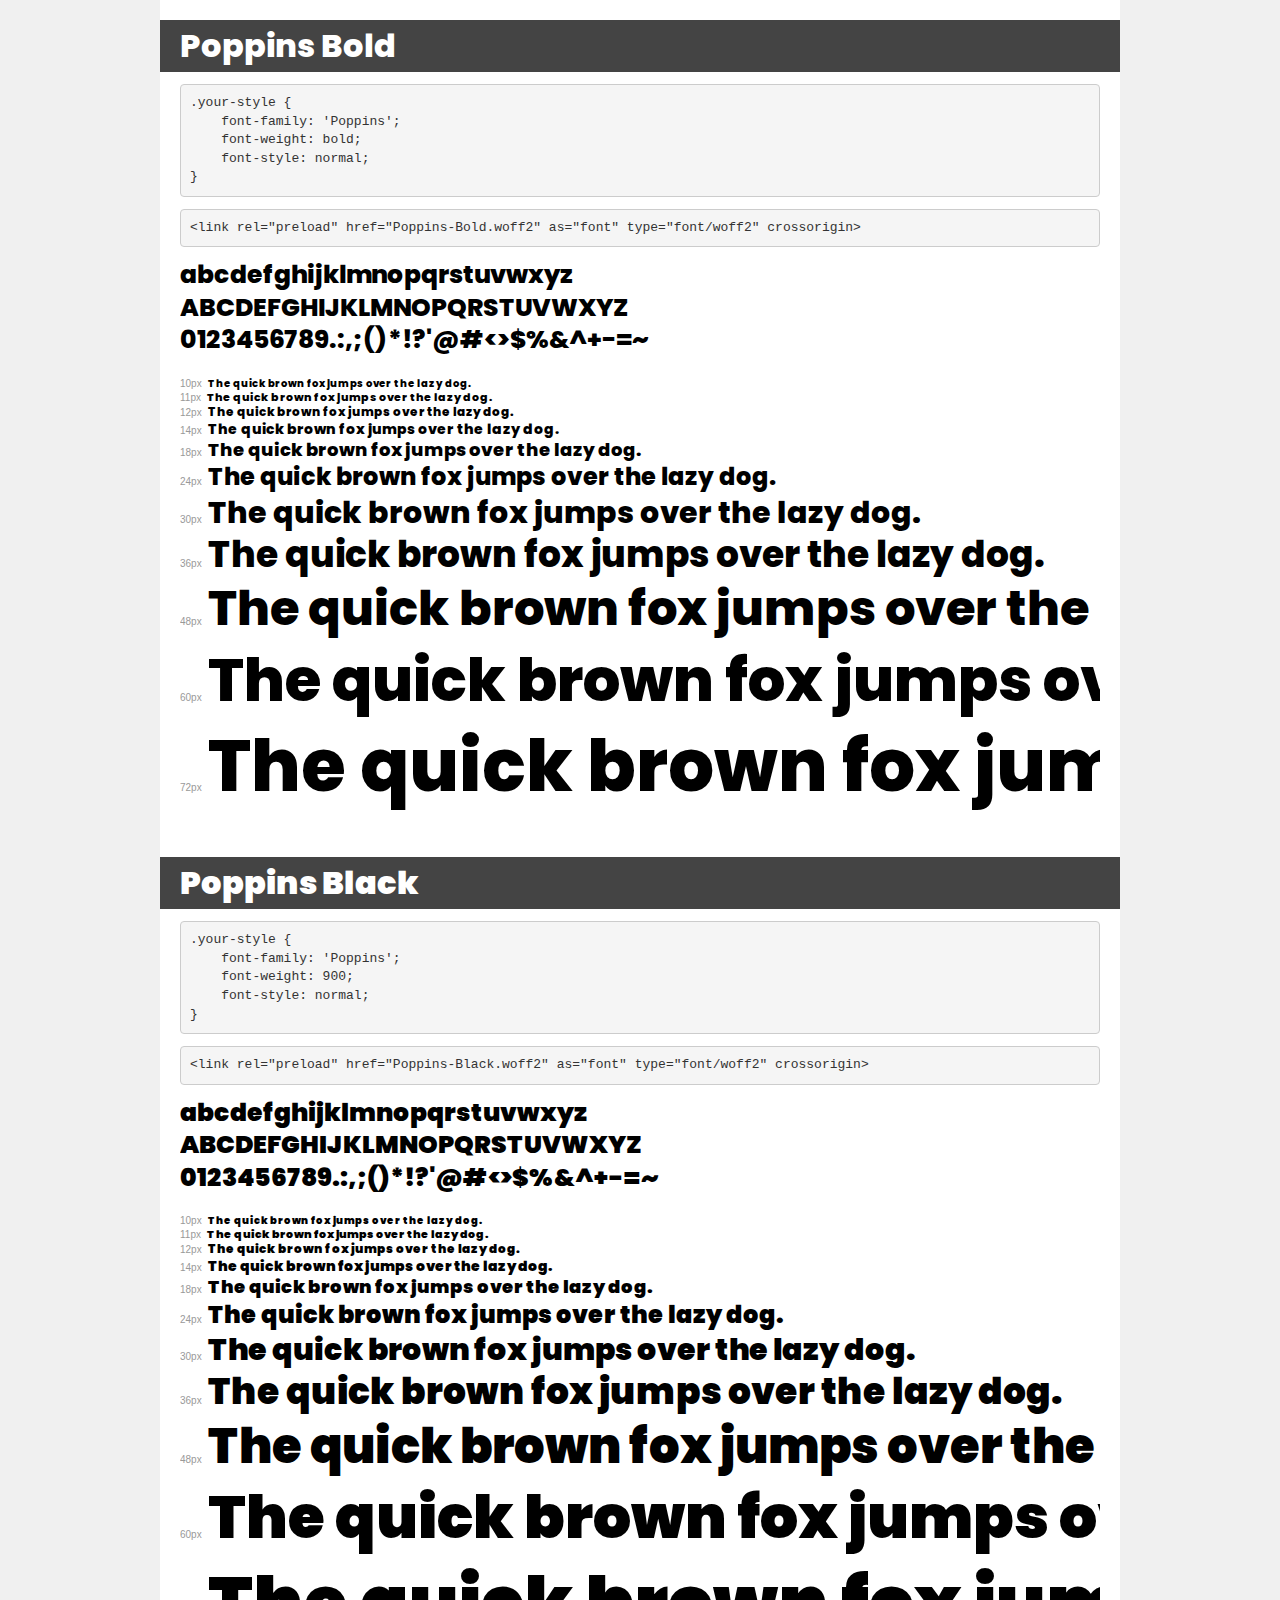
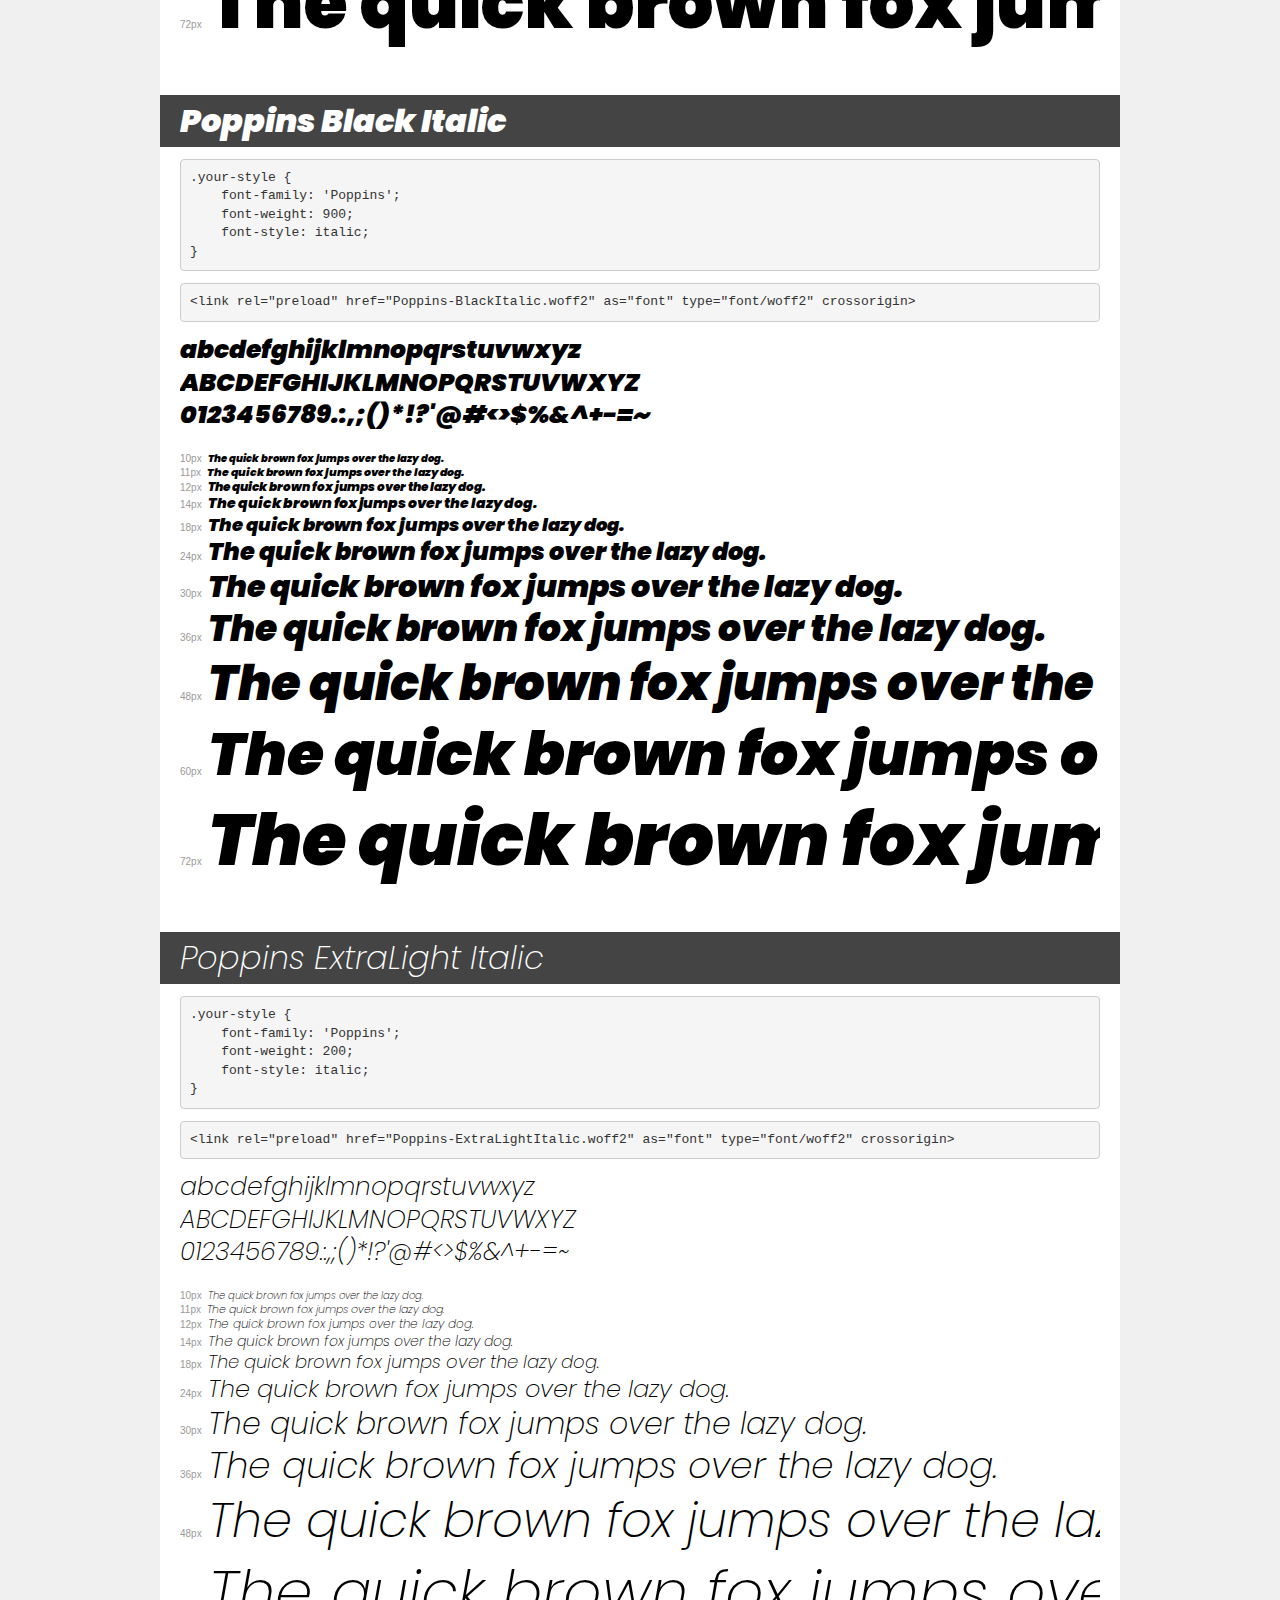
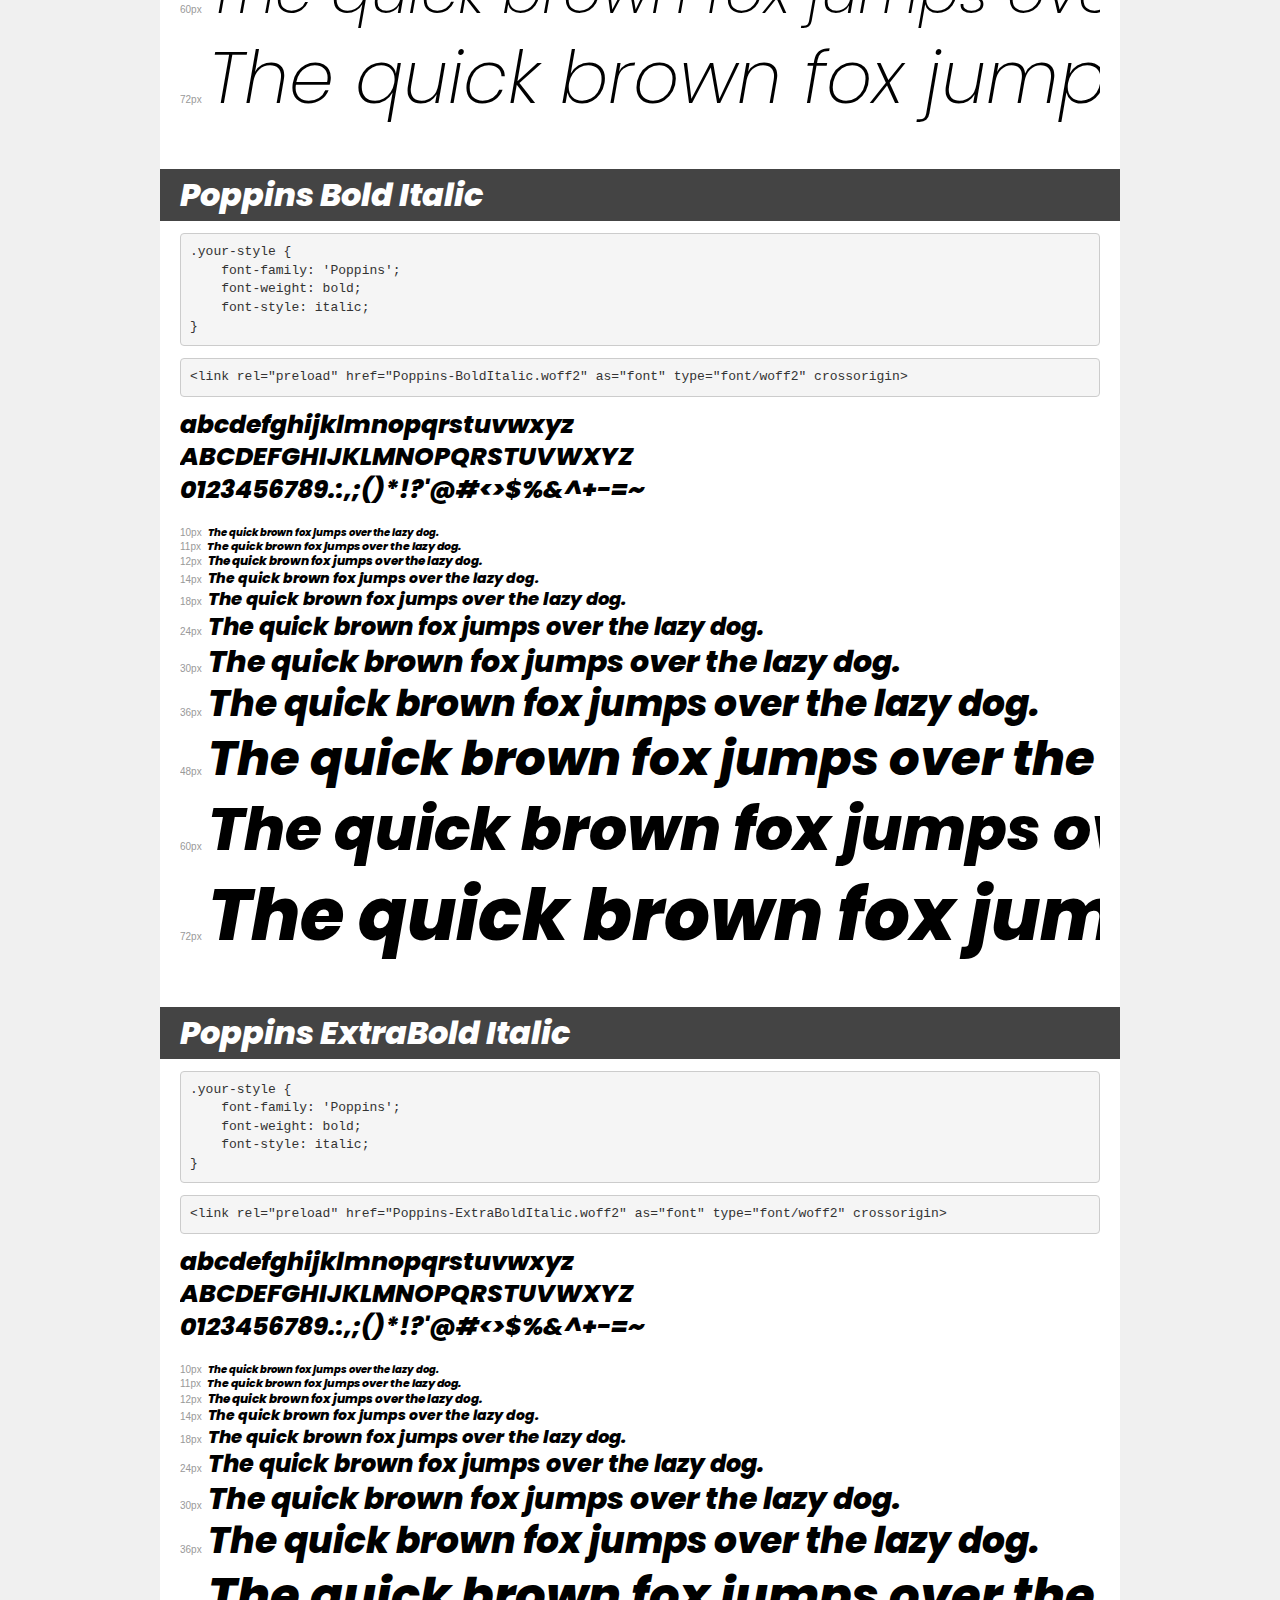
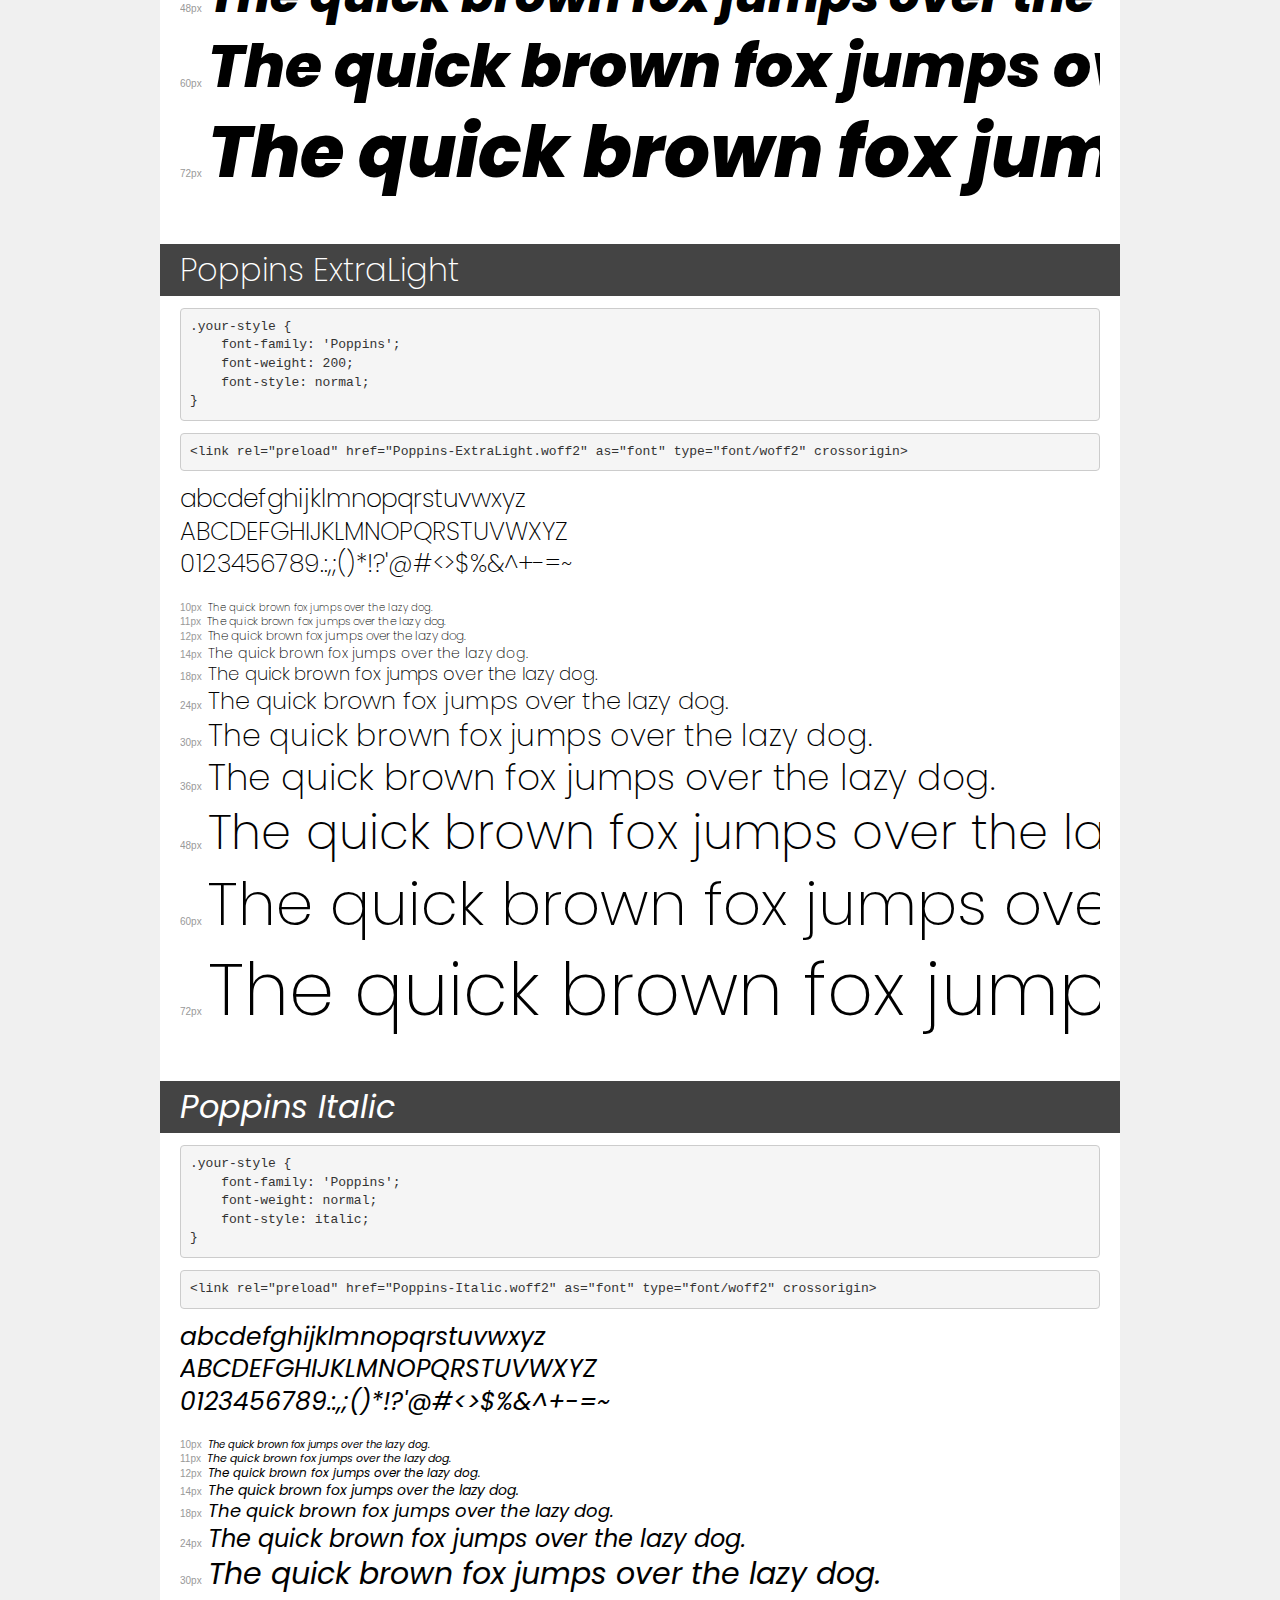
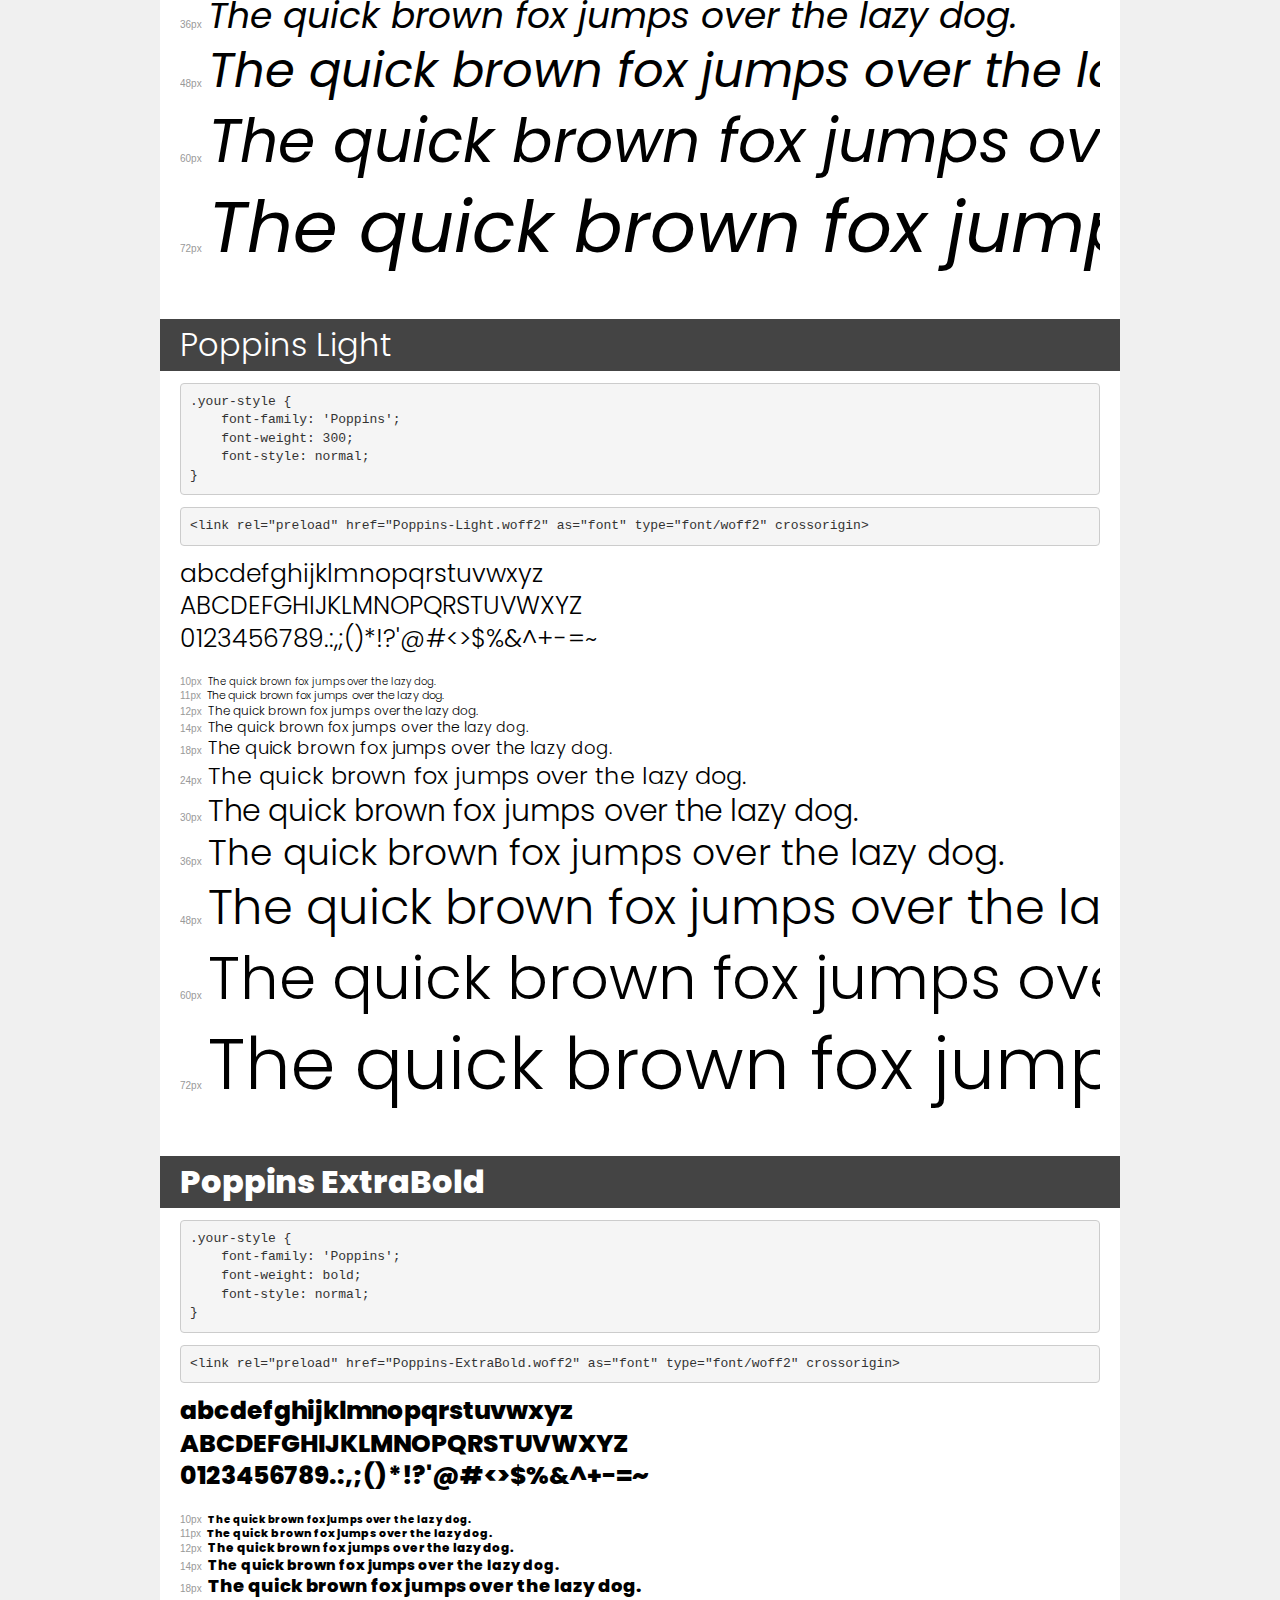
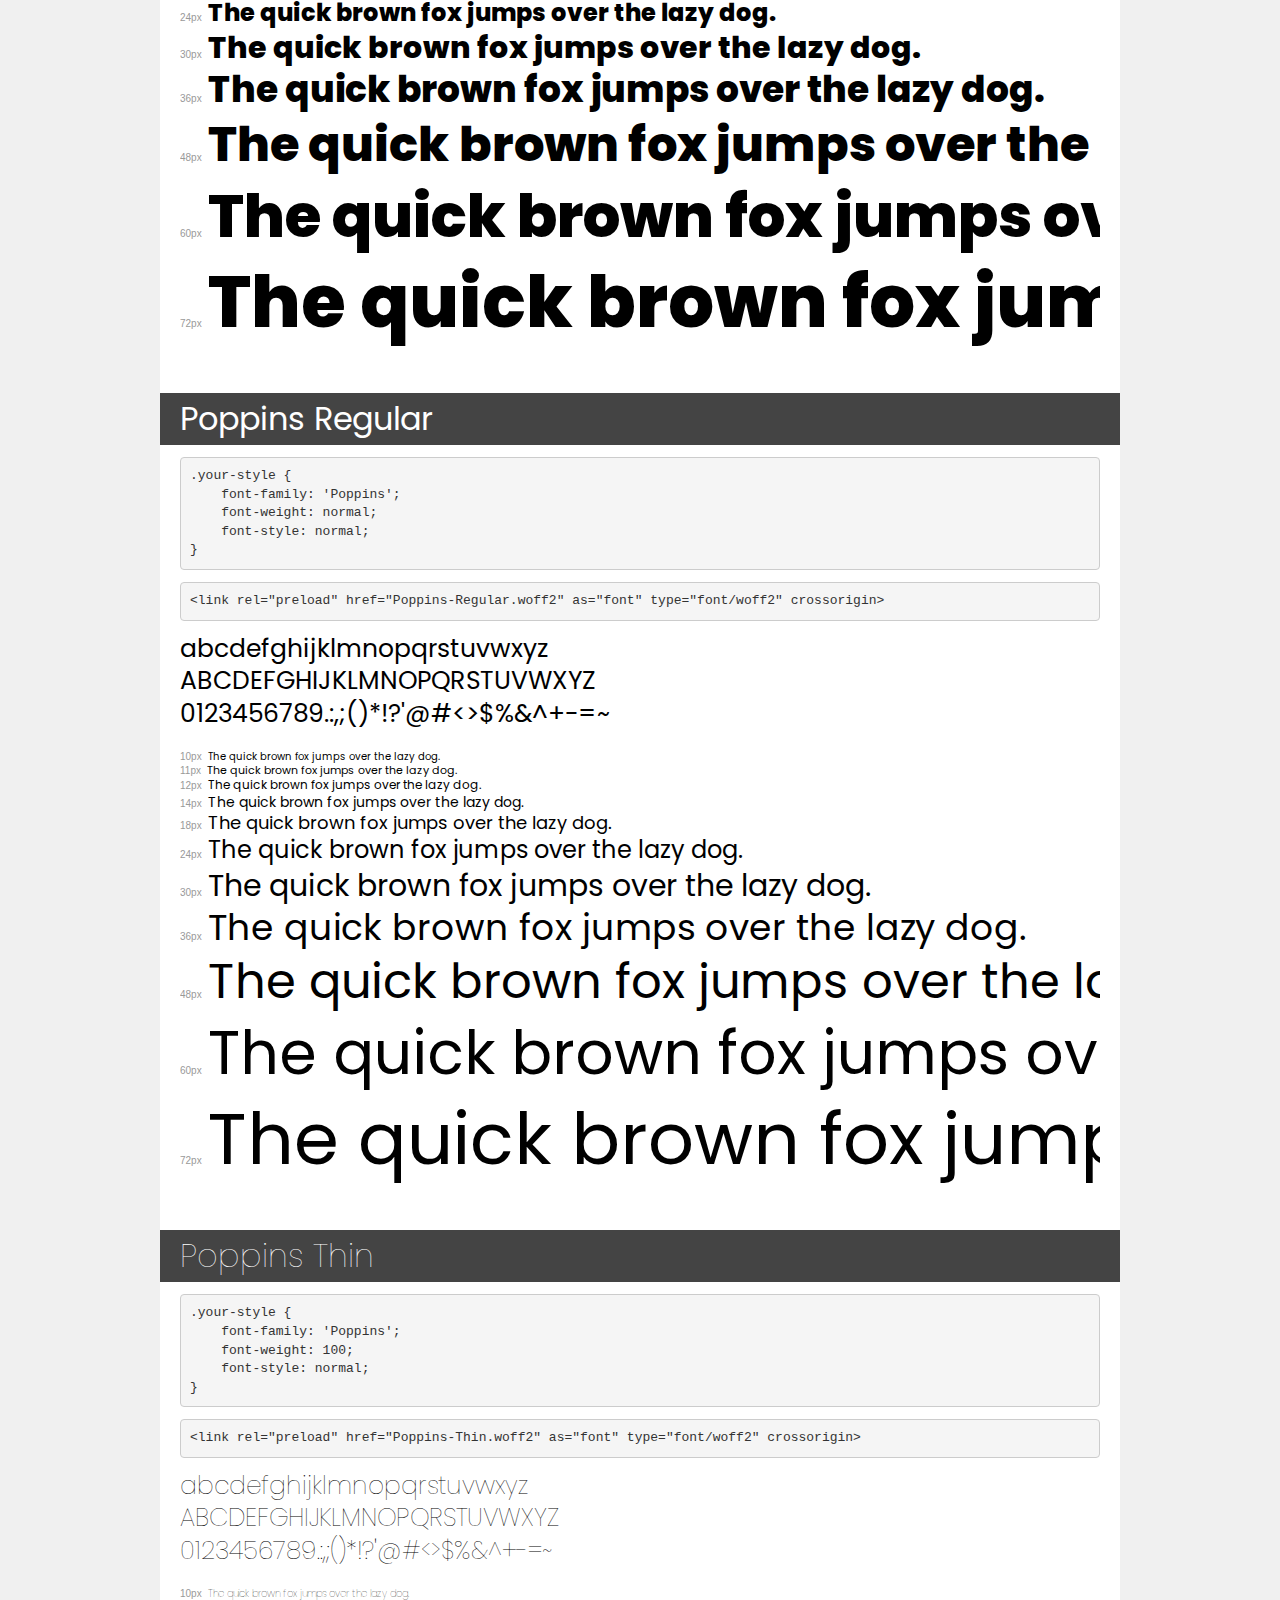
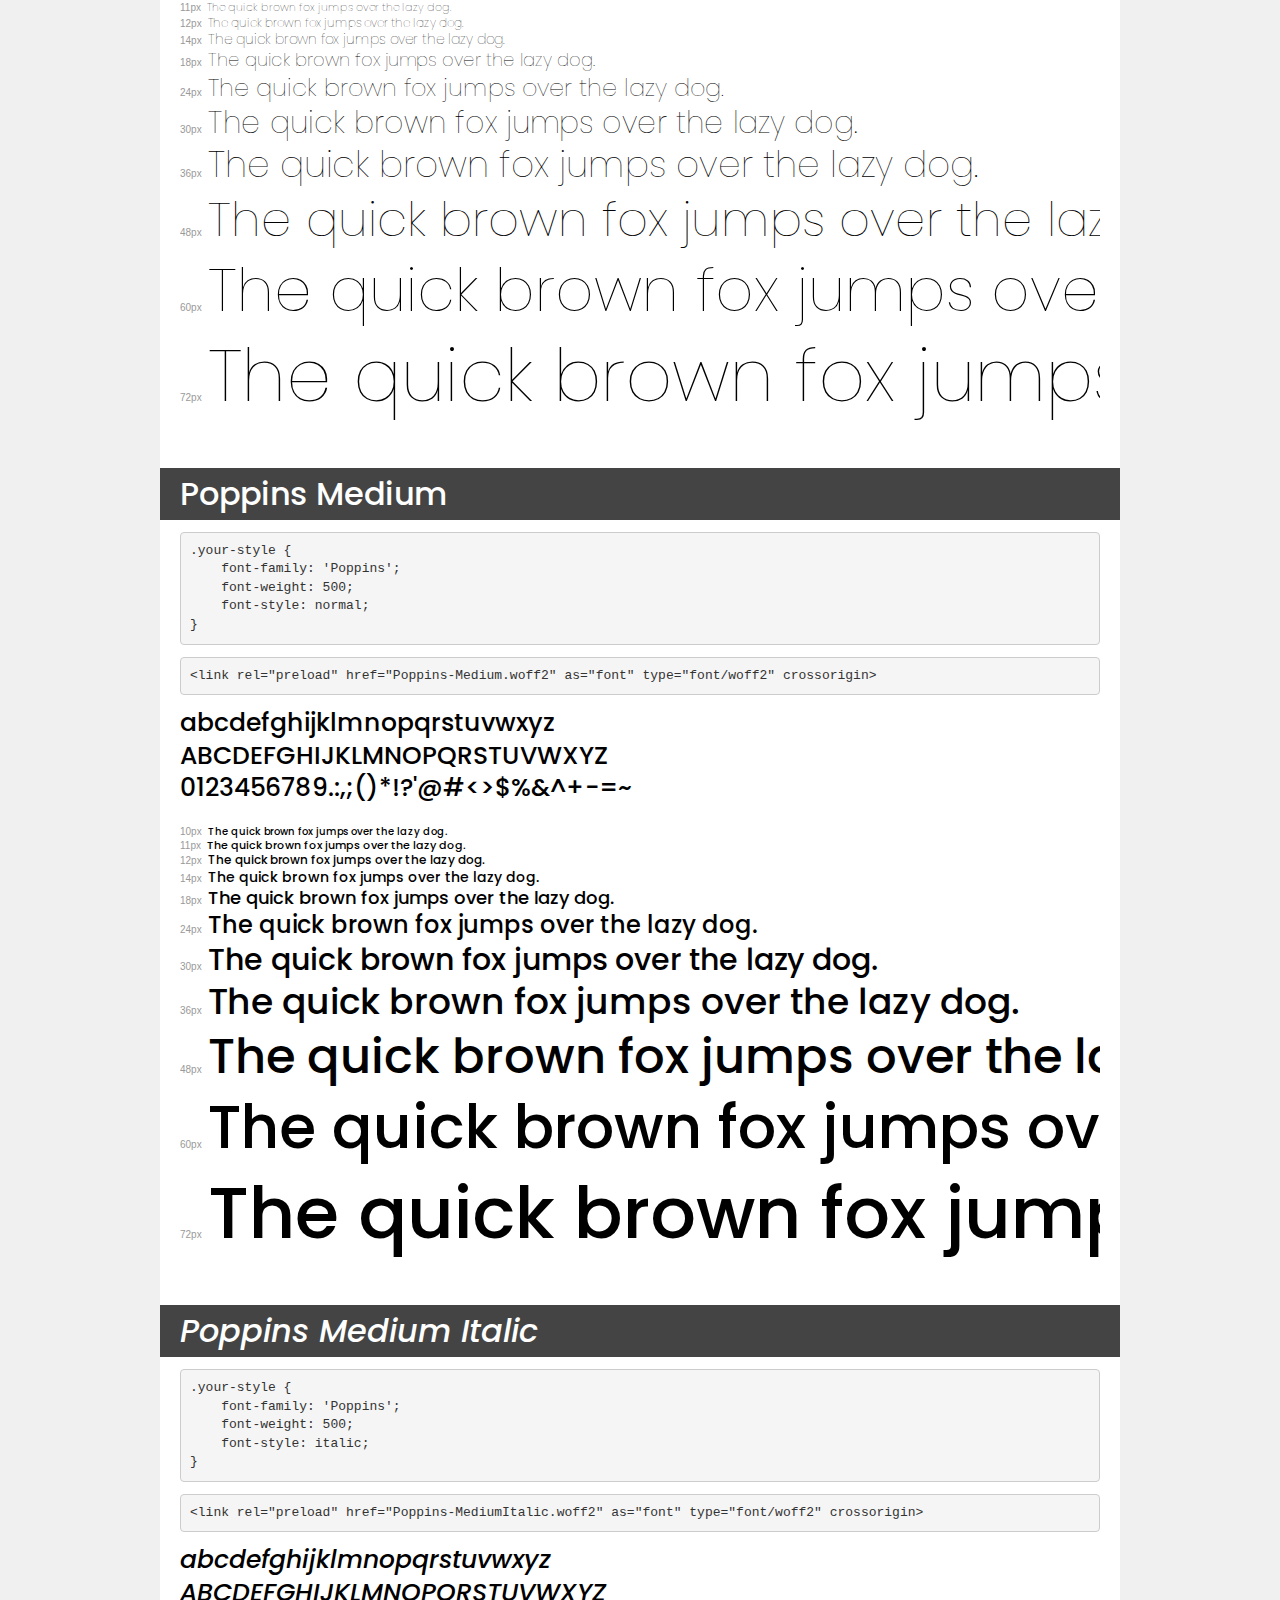
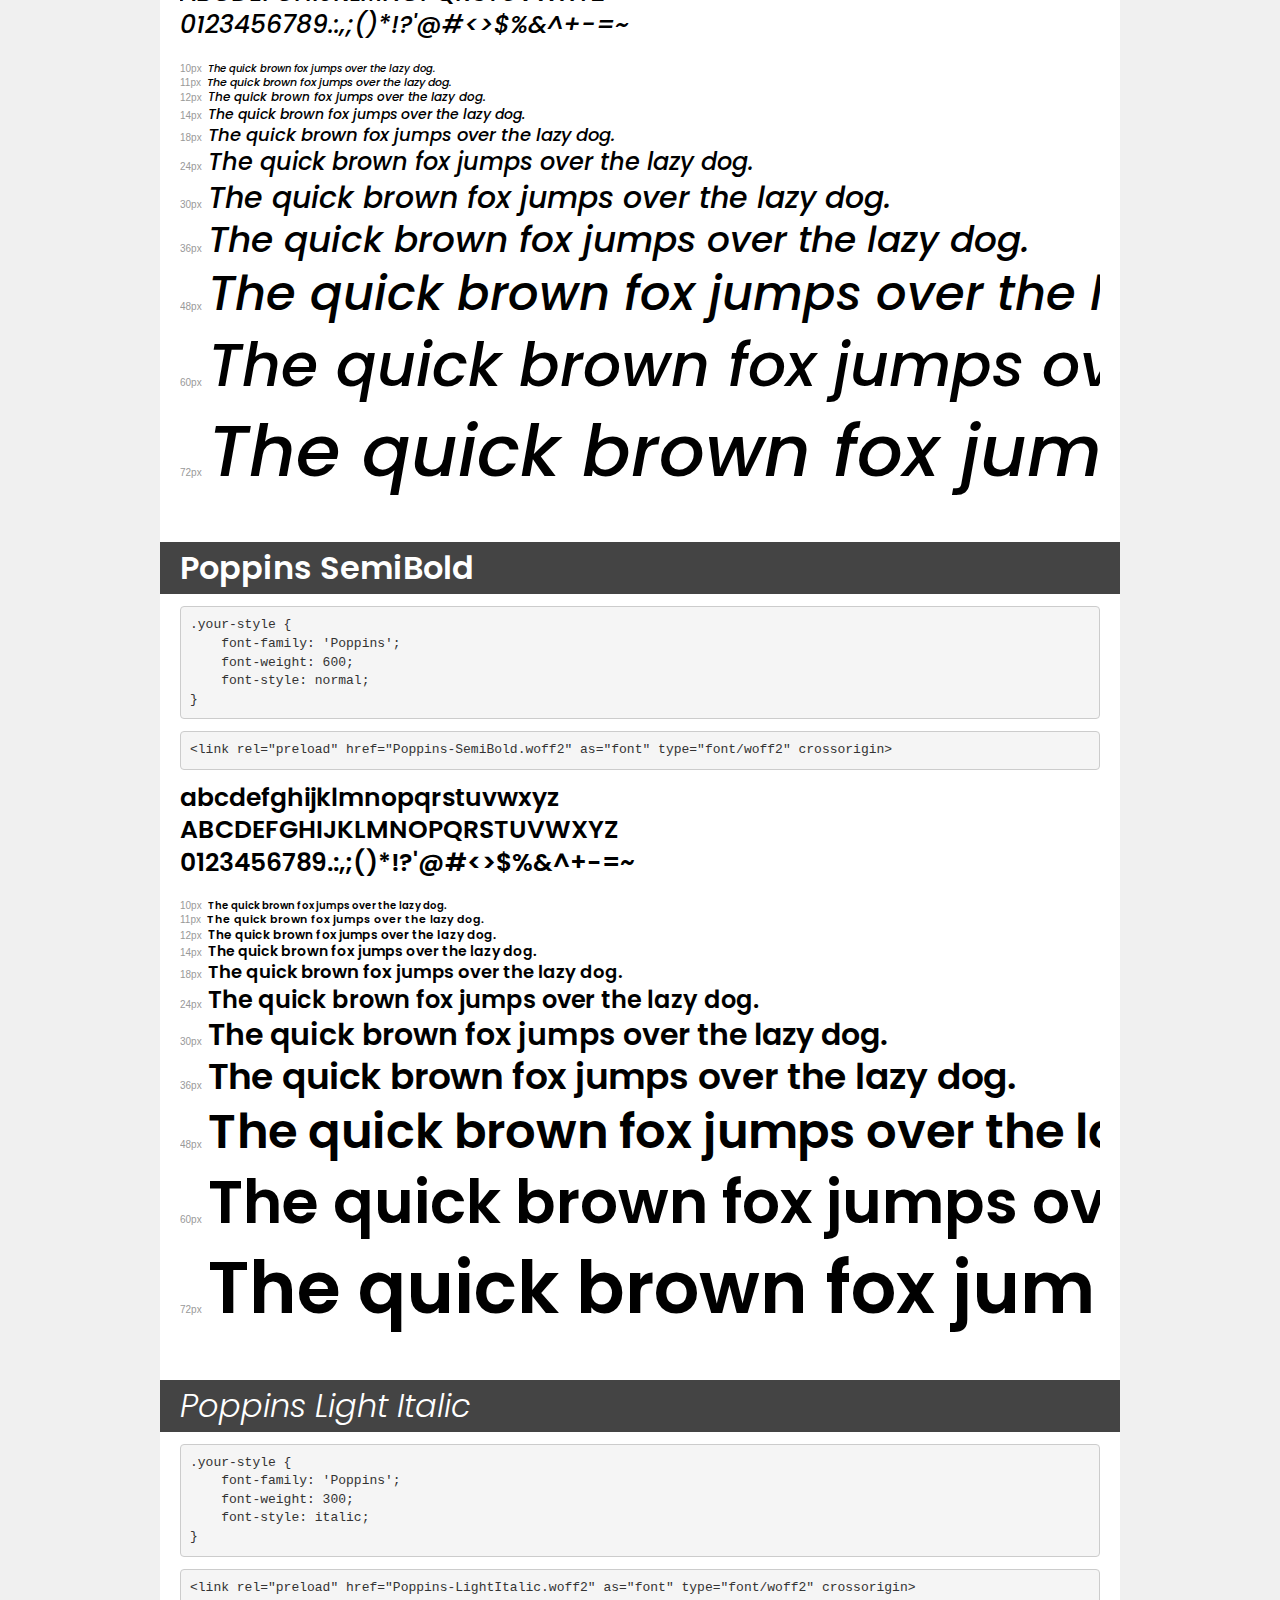
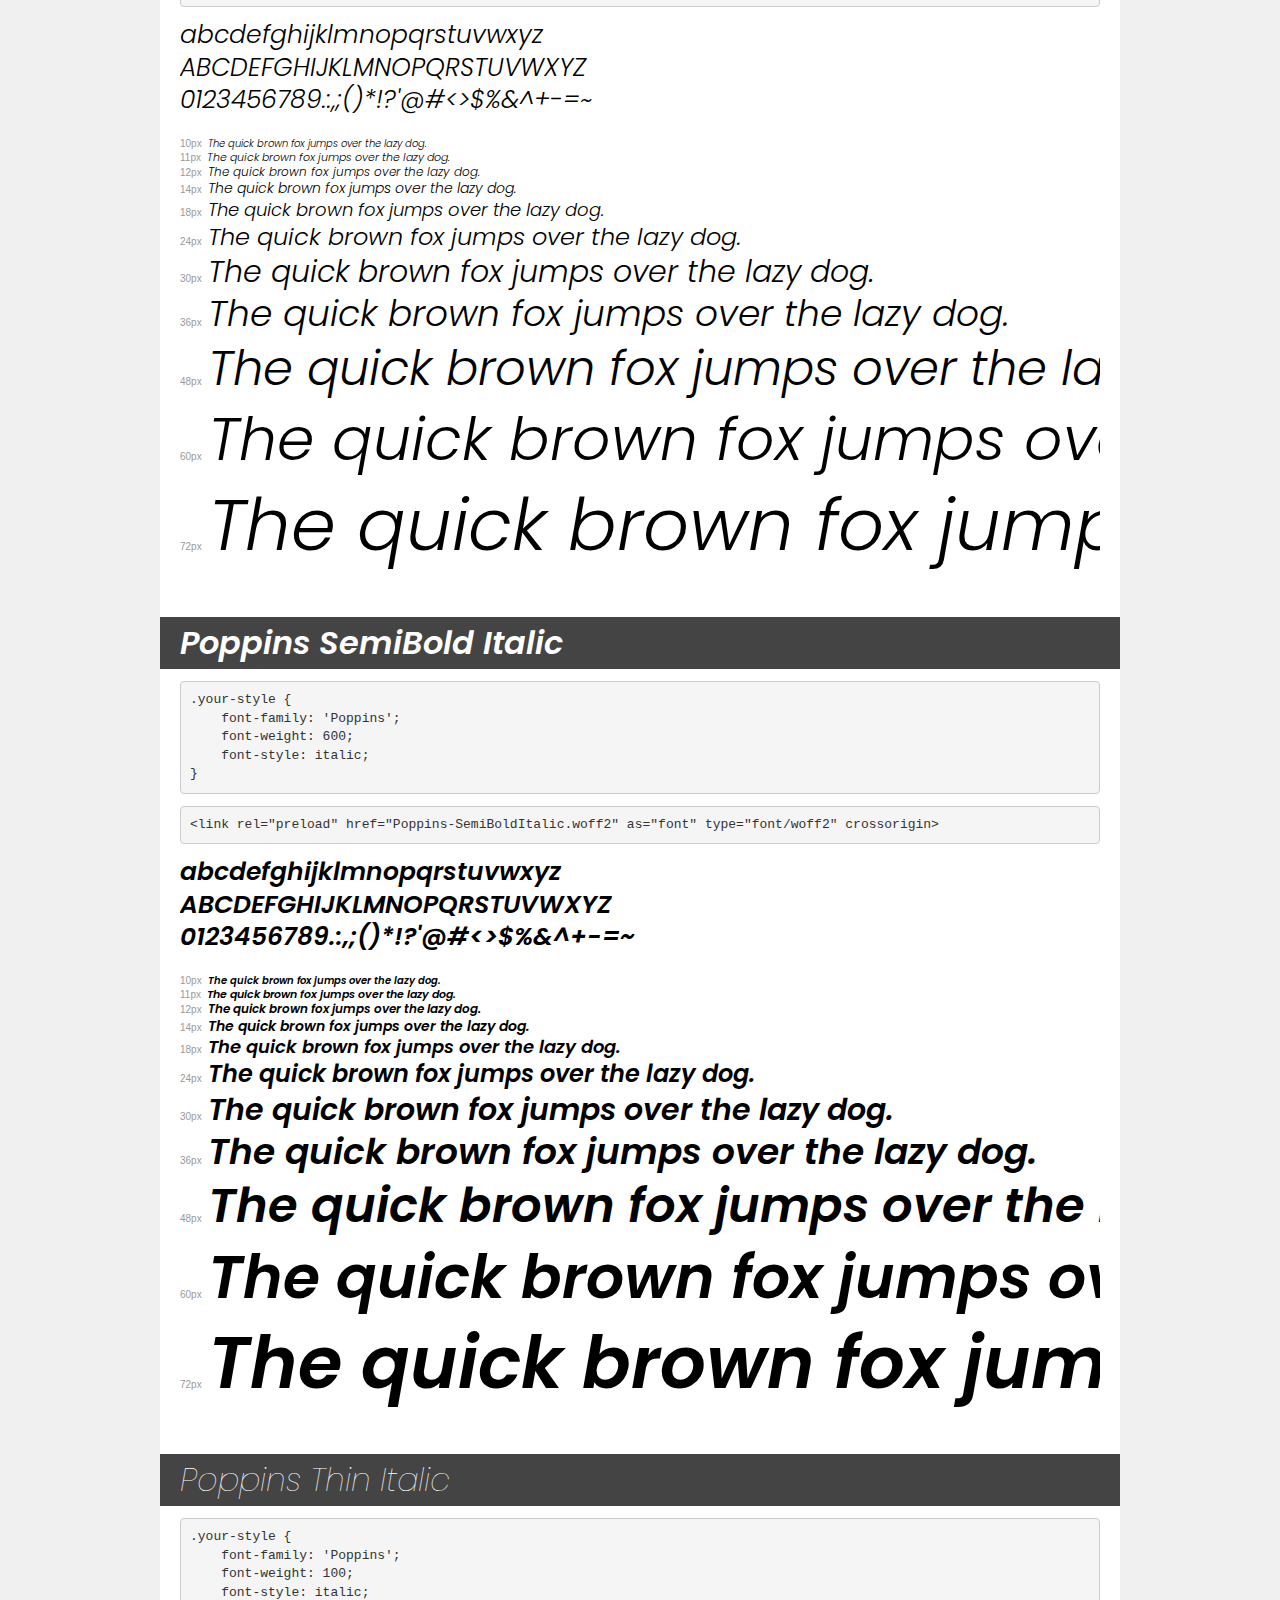
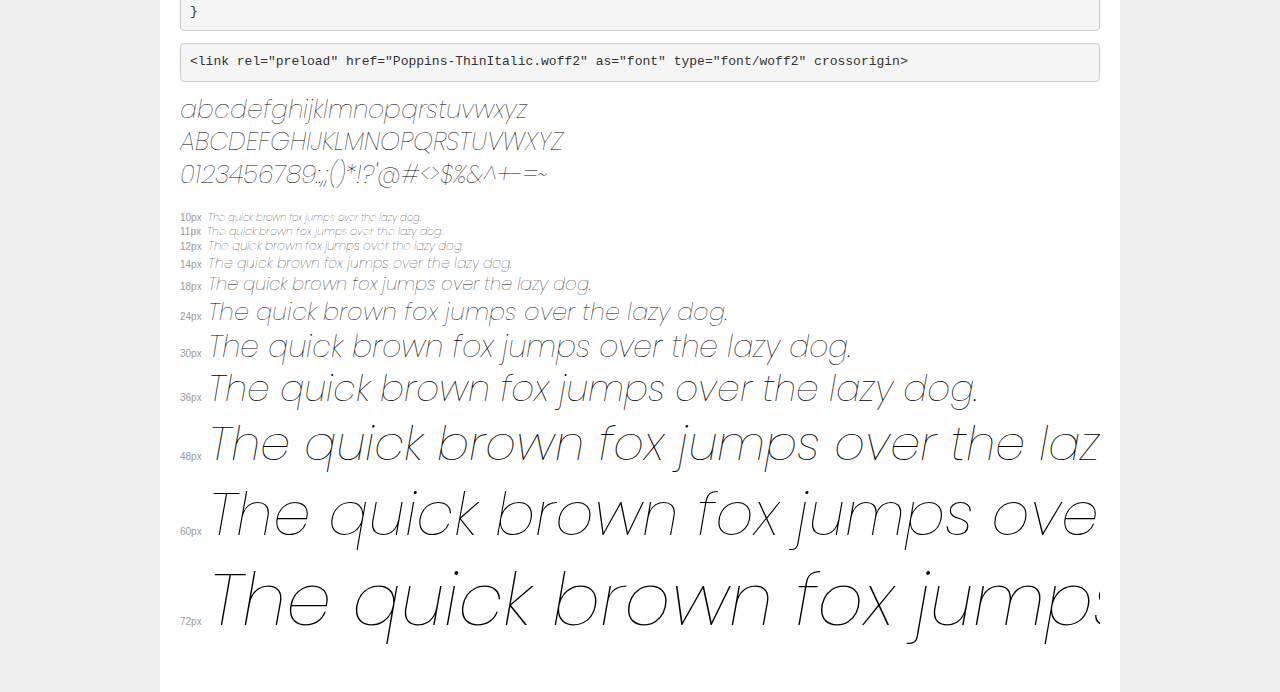
<file: assets/fonts/poppins/demo.html>
<!DOCTYPE html>
<html lang="en">
<head>
    <meta charset="utf-8">
    <meta http-equiv="X-UA-Compatible" content="IE=edge">
    <meta name="viewport" content="width=device-width, initial-scale=1">
    <meta name="robots" content="noindex, noarchive">
    <meta name="format-detection" content="telephone=no">
    <title>Transfonter demo</title>
    <link href="stylesheet.css" rel="stylesheet">
    <style>
        /*
        http://meyerweb.com/eric/tools/css/reset/
        v2.0 | 20110126
        License: none (public domain)
        */
        html, body, div, span, applet, object, iframe,
        h1, h2, h3, h4, h5, h6, p, blockquote, pre,
        a, abbr, acronym, address, big, cite, code,
        del, dfn, em, img, ins, kbd, q, s, samp,
        small, strike, strong, sub, sup, tt, var,
        b, u, i, center,
        dl, dt, dd, ol, ul, li,
        fieldset, form, label, legend,
        table, caption, tbody, tfoot, thead, tr, th, td,
        article, aside, canvas, details, embed,
        figure, figcaption, footer, header, hgroup,
        menu, nav, output, ruby, section, summary,
        time, mark, audio, video {
            margin: 0;
            padding: 0;
            border: 0;
            font-size: 100%;
            font: inherit;
            vertical-align: baseline;
        }
        /* HTML5 display-role reset for older browsers */
        article, aside, details, figcaption, figure,
        footer, header, hgroup, menu, nav, section {
            display: block;
        }
        body {
            line-height: 1;
        }
        ol, ul {
            list-style: none;
        }
        blockquote, q {
            quotes: none;
        }
        blockquote:before, blockquote:after,
        q:before, q:after {
            content: '';
            content: none;
        }
        table {
            border-collapse: collapse;
            border-spacing: 0;
        }
        /* demo styles */
        body {
            background: #f0f0f0;
            color: #000;
        }
        .page {
            background: #fff;
            width: 920px;
            margin: 0 auto;
            padding: 20px 20px 0 20px;
            overflow: hidden;
        }
        .font-container {
            overflow-x: auto;
            overflow-y: hidden;
            margin-bottom: 40px;
            line-height: 1.3;
            white-space: nowrap;
            padding-bottom: 5px;
        }
        h1 {
            position: relative;
            background: #444;
            font-size: 32px;
            color: #fff;
            padding: 10px 20px;
            margin: 0 -20px 12px -20px;
        }
        .letters {
            font-size: 25px;
            margin-bottom: 20px;
        }
        .s10:before {
            content: '10px';
        }
        .s11:before {
            content: '11px';
        }
        .s12:before {
            content: '12px';
        }
        .s14:before {
            content: '14px';
        }
        .s18:before {
            content: '18px';
        }
        .s24:before {
            content: '24px';
        }
        .s30:before {
            content: '30px';
        }
        .s36:before {
            content: '36px';
        }
        .s48:before {
            content: '48px';
        }
        .s60:before {
            content: '60px';
        }
        .s72:before {
            content: '72px';
        }
        .s10:before, .s11:before, .s12:before, .s14:before,
        .s18:before, .s24:before, .s30:before, .s36:before,
        .s48:before, .s60:before, .s72:before {
            font-family: Arial, sans-serif;
            font-size: 10px;
            font-weight: normal;
            font-style: normal;
            color: #999;
            padding-right: 6px;
        }
        pre {
            display: block;
            padding: 9px;
            margin: 0 0 12px;
            font-family: Monaco, Menlo, Consolas, "Courier New", monospace;
            font-size: 13px;
            line-height: 1.428571429;
            color: #333;
            font-weight: normal;
            font-style: normal;
            background-color: #f5f5f5;
            border: 1px solid #ccc;
            overflow-x: auto;
            border-radius: 4px;
        }
        /* responsive */
        @media (max-width: 959px) {
            .page {
                width: auto;
                margin: 0;
            }
        }
    </style>
</head>
<body>
<div class="page">
    <div class="demo">
        <h1 style="font-family: 'Poppins'; font-weight: bold; font-style: normal;">Poppins Bold</h1>
        <pre title="Usage">.your-style {
    font-family: 'Poppins';
    font-weight: bold;
    font-style: normal;
}</pre>
        <pre title="Preload (optional)">
&lt;link rel=&quot;preload&quot; href=&quot;Poppins-Bold.woff2&quot; as=&quot;font&quot; type=&quot;font/woff2&quot; crossorigin&gt;</pre>
        <div class="font-container" style="font-family: 'Poppins'; font-weight: bold; font-style: normal;">
            <p class="letters">
                abcdefghijklmnopqrstuvwxyz<br>
ABCDEFGHIJKLMNOPQRSTUVWXYZ<br>
                0123456789.:,;()*!?'@#&lt;&gt;$%&^+-=~
            </p>
            <p class="s10" style="font-size: 10px;">The quick brown fox jumps over the lazy dog.</p>
            <p class="s11" style="font-size: 11px;">The quick brown fox jumps over the lazy dog.</p>
            <p class="s12" style="font-size: 12px;">The quick brown fox jumps over the lazy dog.</p>
            <p class="s14" style="font-size: 14px;">The quick brown fox jumps over the lazy dog.</p>
            <p class="s18" style="font-size: 18px;">The quick brown fox jumps over the lazy dog.</p>
            <p class="s24" style="font-size: 24px;">The quick brown fox jumps over the lazy dog.</p>
            <p class="s30" style="font-size: 30px;">The quick brown fox jumps over the lazy dog.</p>
            <p class="s36" style="font-size: 36px;">The quick brown fox jumps over the lazy dog.</p>
            <p class="s48" style="font-size: 48px;">The quick brown fox jumps over the lazy dog.</p>
            <p class="s60" style="font-size: 60px;">The quick brown fox jumps over the lazy dog.</p>
            <p class="s72" style="font-size: 72px;">The quick brown fox jumps over the lazy dog.</p>
        </div>
    </div>

    <div class="demo">
        <h1 style="font-family: 'Poppins'; font-weight: 900; font-style: normal;">Poppins Black</h1>
        <pre title="Usage">.your-style {
    font-family: 'Poppins';
    font-weight: 900;
    font-style: normal;
}</pre>
        <pre title="Preload (optional)">
&lt;link rel=&quot;preload&quot; href=&quot;Poppins-Black.woff2&quot; as=&quot;font&quot; type=&quot;font/woff2&quot; crossorigin&gt;</pre>
        <div class="font-container" style="font-family: 'Poppins'; font-weight: 900; font-style: normal;">
            <p class="letters">
                abcdefghijklmnopqrstuvwxyz<br>
ABCDEFGHIJKLMNOPQRSTUVWXYZ<br>
                0123456789.:,;()*!?'@#&lt;&gt;$%&^+-=~
            </p>
            <p class="s10" style="font-size: 10px;">The quick brown fox jumps over the lazy dog.</p>
            <p class="s11" style="font-size: 11px;">The quick brown fox jumps over the lazy dog.</p>
            <p class="s12" style="font-size: 12px;">The quick brown fox jumps over the lazy dog.</p>
            <p class="s14" style="font-size: 14px;">The quick brown fox jumps over the lazy dog.</p>
            <p class="s18" style="font-size: 18px;">The quick brown fox jumps over the lazy dog.</p>
            <p class="s24" style="font-size: 24px;">The quick brown fox jumps over the lazy dog.</p>
            <p class="s30" style="font-size: 30px;">The quick brown fox jumps over the lazy dog.</p>
            <p class="s36" style="font-size: 36px;">The quick brown fox jumps over the lazy dog.</p>
            <p class="s48" style="font-size: 48px;">The quick brown fox jumps over the lazy dog.</p>
            <p class="s60" style="font-size: 60px;">The quick brown fox jumps over the lazy dog.</p>
            <p class="s72" style="font-size: 72px;">The quick brown fox jumps over the lazy dog.</p>
        </div>
    </div>

    <div class="demo">
        <h1 style="font-family: 'Poppins'; font-weight: 900; font-style: italic;">Poppins Black Italic</h1>
        <pre title="Usage">.your-style {
    font-family: 'Poppins';
    font-weight: 900;
    font-style: italic;
}</pre>
        <pre title="Preload (optional)">
&lt;link rel=&quot;preload&quot; href=&quot;Poppins-BlackItalic.woff2&quot; as=&quot;font&quot; type=&quot;font/woff2&quot; crossorigin&gt;</pre>
        <div class="font-container" style="font-family: 'Poppins'; font-weight: 900; font-style: italic;">
            <p class="letters">
                abcdefghijklmnopqrstuvwxyz<br>
ABCDEFGHIJKLMNOPQRSTUVWXYZ<br>
                0123456789.:,;()*!?'@#&lt;&gt;$%&^+-=~
            </p>
            <p class="s10" style="font-size: 10px;">The quick brown fox jumps over the lazy dog.</p>
            <p class="s11" style="font-size: 11px;">The quick brown fox jumps over the lazy dog.</p>
            <p class="s12" style="font-size: 12px;">The quick brown fox jumps over the lazy dog.</p>
            <p class="s14" style="font-size: 14px;">The quick brown fox jumps over the lazy dog.</p>
            <p class="s18" style="font-size: 18px;">The quick brown fox jumps over the lazy dog.</p>
            <p class="s24" style="font-size: 24px;">The quick brown fox jumps over the lazy dog.</p>
            <p class="s30" style="font-size: 30px;">The quick brown fox jumps over the lazy dog.</p>
            <p class="s36" style="font-size: 36px;">The quick brown fox jumps over the lazy dog.</p>
            <p class="s48" style="font-size: 48px;">The quick brown fox jumps over the lazy dog.</p>
            <p class="s60" style="font-size: 60px;">The quick brown fox jumps over the lazy dog.</p>
            <p class="s72" style="font-size: 72px;">The quick brown fox jumps over the lazy dog.</p>
        </div>
    </div>

    <div class="demo">
        <h1 style="font-family: 'Poppins'; font-weight: 200; font-style: italic;">Poppins ExtraLight Italic</h1>
        <pre title="Usage">.your-style {
    font-family: 'Poppins';
    font-weight: 200;
    font-style: italic;
}</pre>
        <pre title="Preload (optional)">
&lt;link rel=&quot;preload&quot; href=&quot;Poppins-ExtraLightItalic.woff2&quot; as=&quot;font&quot; type=&quot;font/woff2&quot; crossorigin&gt;</pre>
        <div class="font-container" style="font-family: 'Poppins'; font-weight: 200; font-style: italic;">
            <p class="letters">
                abcdefghijklmnopqrstuvwxyz<br>
ABCDEFGHIJKLMNOPQRSTUVWXYZ<br>
                0123456789.:,;()*!?'@#&lt;&gt;$%&^+-=~
            </p>
            <p class="s10" style="font-size: 10px;">The quick brown fox jumps over the lazy dog.</p>
            <p class="s11" style="font-size: 11px;">The quick brown fox jumps over the lazy dog.</p>
            <p class="s12" style="font-size: 12px;">The quick brown fox jumps over the lazy dog.</p>
            <p class="s14" style="font-size: 14px;">The quick brown fox jumps over the lazy dog.</p>
            <p class="s18" style="font-size: 18px;">The quick brown fox jumps over the lazy dog.</p>
            <p class="s24" style="font-size: 24px;">The quick brown fox jumps over the lazy dog.</p>
            <p class="s30" style="font-size: 30px;">The quick brown fox jumps over the lazy dog.</p>
            <p class="s36" style="font-size: 36px;">The quick brown fox jumps over the lazy dog.</p>
            <p class="s48" style="font-size: 48px;">The quick brown fox jumps over the lazy dog.</p>
            <p class="s60" style="font-size: 60px;">The quick brown fox jumps over the lazy dog.</p>
            <p class="s72" style="font-size: 72px;">The quick brown fox jumps over the lazy dog.</p>
        </div>
    </div>

    <div class="demo">
        <h1 style="font-family: 'Poppins'; font-weight: bold; font-style: italic;">Poppins Bold Italic</h1>
        <pre title="Usage">.your-style {
    font-family: 'Poppins';
    font-weight: bold;
    font-style: italic;
}</pre>
        <pre title="Preload (optional)">
&lt;link rel=&quot;preload&quot; href=&quot;Poppins-BoldItalic.woff2&quot; as=&quot;font&quot; type=&quot;font/woff2&quot; crossorigin&gt;</pre>
        <div class="font-container" style="font-family: 'Poppins'; font-weight: bold; font-style: italic;">
            <p class="letters">
                abcdefghijklmnopqrstuvwxyz<br>
ABCDEFGHIJKLMNOPQRSTUVWXYZ<br>
                0123456789.:,;()*!?'@#&lt;&gt;$%&^+-=~
            </p>
            <p class="s10" style="font-size: 10px;">The quick brown fox jumps over the lazy dog.</p>
            <p class="s11" style="font-size: 11px;">The quick brown fox jumps over the lazy dog.</p>
            <p class="s12" style="font-size: 12px;">The quick brown fox jumps over the lazy dog.</p>
            <p class="s14" style="font-size: 14px;">The quick brown fox jumps over the lazy dog.</p>
            <p class="s18" style="font-size: 18px;">The quick brown fox jumps over the lazy dog.</p>
            <p class="s24" style="font-size: 24px;">The quick brown fox jumps over the lazy dog.</p>
            <p class="s30" style="font-size: 30px;">The quick brown fox jumps over the lazy dog.</p>
            <p class="s36" style="font-size: 36px;">The quick brown fox jumps over the lazy dog.</p>
            <p class="s48" style="font-size: 48px;">The quick brown fox jumps over the lazy dog.</p>
            <p class="s60" style="font-size: 60px;">The quick brown fox jumps over the lazy dog.</p>
            <p class="s72" style="font-size: 72px;">The quick brown fox jumps over the lazy dog.</p>
        </div>
    </div>

    <div class="demo">
        <h1 style="font-family: 'Poppins'; font-weight: bold; font-style: italic;">Poppins ExtraBold Italic</h1>
        <pre title="Usage">.your-style {
    font-family: 'Poppins';
    font-weight: bold;
    font-style: italic;
}</pre>
        <pre title="Preload (optional)">
&lt;link rel=&quot;preload&quot; href=&quot;Poppins-ExtraBoldItalic.woff2&quot; as=&quot;font&quot; type=&quot;font/woff2&quot; crossorigin&gt;</pre>
        <div class="font-container" style="font-family: 'Poppins'; font-weight: bold; font-style: italic;">
            <p class="letters">
                abcdefghijklmnopqrstuvwxyz<br>
ABCDEFGHIJKLMNOPQRSTUVWXYZ<br>
                0123456789.:,;()*!?'@#&lt;&gt;$%&^+-=~
            </p>
            <p class="s10" style="font-size: 10px;">The quick brown fox jumps over the lazy dog.</p>
            <p class="s11" style="font-size: 11px;">The quick brown fox jumps over the lazy dog.</p>
            <p class="s12" style="font-size: 12px;">The quick brown fox jumps over the lazy dog.</p>
            <p class="s14" style="font-size: 14px;">The quick brown fox jumps over the lazy dog.</p>
            <p class="s18" style="font-size: 18px;">The quick brown fox jumps over the lazy dog.</p>
            <p class="s24" style="font-size: 24px;">The quick brown fox jumps over the lazy dog.</p>
            <p class="s30" style="font-size: 30px;">The quick brown fox jumps over the lazy dog.</p>
            <p class="s36" style="font-size: 36px;">The quick brown fox jumps over the lazy dog.</p>
            <p class="s48" style="font-size: 48px;">The quick brown fox jumps over the lazy dog.</p>
            <p class="s60" style="font-size: 60px;">The quick brown fox jumps over the lazy dog.</p>
            <p class="s72" style="font-size: 72px;">The quick brown fox jumps over the lazy dog.</p>
        </div>
    </div>

    <div class="demo">
        <h1 style="font-family: 'Poppins'; font-weight: 200; font-style: normal;">Poppins ExtraLight</h1>
        <pre title="Usage">.your-style {
    font-family: 'Poppins';
    font-weight: 200;
    font-style: normal;
}</pre>
        <pre title="Preload (optional)">
&lt;link rel=&quot;preload&quot; href=&quot;Poppins-ExtraLight.woff2&quot; as=&quot;font&quot; type=&quot;font/woff2&quot; crossorigin&gt;</pre>
        <div class="font-container" style="font-family: 'Poppins'; font-weight: 200; font-style: normal;">
            <p class="letters">
                abcdefghijklmnopqrstuvwxyz<br>
ABCDEFGHIJKLMNOPQRSTUVWXYZ<br>
                0123456789.:,;()*!?'@#&lt;&gt;$%&^+-=~
            </p>
            <p class="s10" style="font-size: 10px;">The quick brown fox jumps over the lazy dog.</p>
            <p class="s11" style="font-size: 11px;">The quick brown fox jumps over the lazy dog.</p>
            <p class="s12" style="font-size: 12px;">The quick brown fox jumps over the lazy dog.</p>
            <p class="s14" style="font-size: 14px;">The quick brown fox jumps over the lazy dog.</p>
            <p class="s18" style="font-size: 18px;">The quick brown fox jumps over the lazy dog.</p>
            <p class="s24" style="font-size: 24px;">The quick brown fox jumps over the lazy dog.</p>
            <p class="s30" style="font-size: 30px;">The quick brown fox jumps over the lazy dog.</p>
            <p class="s36" style="font-size: 36px;">The quick brown fox jumps over the lazy dog.</p>
            <p class="s48" style="font-size: 48px;">The quick brown fox jumps over the lazy dog.</p>
            <p class="s60" style="font-size: 60px;">The quick brown fox jumps over the lazy dog.</p>
            <p class="s72" style="font-size: 72px;">The quick brown fox jumps over the lazy dog.</p>
        </div>
    </div>

    <div class="demo">
        <h1 style="font-family: 'Poppins'; font-weight: normal; font-style: italic;">Poppins Italic</h1>
        <pre title="Usage">.your-style {
    font-family: 'Poppins';
    font-weight: normal;
    font-style: italic;
}</pre>
        <pre title="Preload (optional)">
&lt;link rel=&quot;preload&quot; href=&quot;Poppins-Italic.woff2&quot; as=&quot;font&quot; type=&quot;font/woff2&quot; crossorigin&gt;</pre>
        <div class="font-container" style="font-family: 'Poppins'; font-weight: normal; font-style: italic;">
            <p class="letters">
                abcdefghijklmnopqrstuvwxyz<br>
ABCDEFGHIJKLMNOPQRSTUVWXYZ<br>
                0123456789.:,;()*!?'@#&lt;&gt;$%&^+-=~
            </p>
            <p class="s10" style="font-size: 10px;">The quick brown fox jumps over the lazy dog.</p>
            <p class="s11" style="font-size: 11px;">The quick brown fox jumps over the lazy dog.</p>
            <p class="s12" style="font-size: 12px;">The quick brown fox jumps over the lazy dog.</p>
            <p class="s14" style="font-size: 14px;">The quick brown fox jumps over the lazy dog.</p>
            <p class="s18" style="font-size: 18px;">The quick brown fox jumps over the lazy dog.</p>
            <p class="s24" style="font-size: 24px;">The quick brown fox jumps over the lazy dog.</p>
            <p class="s30" style="font-size: 30px;">The quick brown fox jumps over the lazy dog.</p>
            <p class="s36" style="font-size: 36px;">The quick brown fox jumps over the lazy dog.</p>
            <p class="s48" style="font-size: 48px;">The quick brown fox jumps over the lazy dog.</p>
            <p class="s60" style="font-size: 60px;">The quick brown fox jumps over the lazy dog.</p>
            <p class="s72" style="font-size: 72px;">The quick brown fox jumps over the lazy dog.</p>
        </div>
    </div>

    <div class="demo">
        <h1 style="font-family: 'Poppins'; font-weight: 300; font-style: normal;">Poppins Light</h1>
        <pre title="Usage">.your-style {
    font-family: 'Poppins';
    font-weight: 300;
    font-style: normal;
}</pre>
        <pre title="Preload (optional)">
&lt;link rel=&quot;preload&quot; href=&quot;Poppins-Light.woff2&quot; as=&quot;font&quot; type=&quot;font/woff2&quot; crossorigin&gt;</pre>
        <div class="font-container" style="font-family: 'Poppins'; font-weight: 300; font-style: normal;">
            <p class="letters">
                abcdefghijklmnopqrstuvwxyz<br>
ABCDEFGHIJKLMNOPQRSTUVWXYZ<br>
                0123456789.:,;()*!?'@#&lt;&gt;$%&^+-=~
            </p>
            <p class="s10" style="font-size: 10px;">The quick brown fox jumps over the lazy dog.</p>
            <p class="s11" style="font-size: 11px;">The quick brown fox jumps over the lazy dog.</p>
            <p class="s12" style="font-size: 12px;">The quick brown fox jumps over the lazy dog.</p>
            <p class="s14" style="font-size: 14px;">The quick brown fox jumps over the lazy dog.</p>
            <p class="s18" style="font-size: 18px;">The quick brown fox jumps over the lazy dog.</p>
            <p class="s24" style="font-size: 24px;">The quick brown fox jumps over the lazy dog.</p>
            <p class="s30" style="font-size: 30px;">The quick brown fox jumps over the lazy dog.</p>
            <p class="s36" style="font-size: 36px;">The quick brown fox jumps over the lazy dog.</p>
            <p class="s48" style="font-size: 48px;">The quick brown fox jumps over the lazy dog.</p>
            <p class="s60" style="font-size: 60px;">The quick brown fox jumps over the lazy dog.</p>
            <p class="s72" style="font-size: 72px;">The quick brown fox jumps over the lazy dog.</p>
        </div>
    </div>

    <div class="demo">
        <h1 style="font-family: 'Poppins'; font-weight: bold; font-style: normal;">Poppins ExtraBold</h1>
        <pre title="Usage">.your-style {
    font-family: 'Poppins';
    font-weight: bold;
    font-style: normal;
}</pre>
        <pre title="Preload (optional)">
&lt;link rel=&quot;preload&quot; href=&quot;Poppins-ExtraBold.woff2&quot; as=&quot;font&quot; type=&quot;font/woff2&quot; crossorigin&gt;</pre>
        <div class="font-container" style="font-family: 'Poppins'; font-weight: bold; font-style: normal;">
            <p class="letters">
                abcdefghijklmnopqrstuvwxyz<br>
ABCDEFGHIJKLMNOPQRSTUVWXYZ<br>
                0123456789.:,;()*!?'@#&lt;&gt;$%&^+-=~
            </p>
            <p class="s10" style="font-size: 10px;">The quick brown fox jumps over the lazy dog.</p>
            <p class="s11" style="font-size: 11px;">The quick brown fox jumps over the lazy dog.</p>
            <p class="s12" style="font-size: 12px;">The quick brown fox jumps over the lazy dog.</p>
            <p class="s14" style="font-size: 14px;">The quick brown fox jumps over the lazy dog.</p>
            <p class="s18" style="font-size: 18px;">The quick brown fox jumps over the lazy dog.</p>
            <p class="s24" style="font-size: 24px;">The quick brown fox jumps over the lazy dog.</p>
            <p class="s30" style="font-size: 30px;">The quick brown fox jumps over the lazy dog.</p>
            <p class="s36" style="font-size: 36px;">The quick brown fox jumps over the lazy dog.</p>
            <p class="s48" style="font-size: 48px;">The quick brown fox jumps over the lazy dog.</p>
            <p class="s60" style="font-size: 60px;">The quick brown fox jumps over the lazy dog.</p>
            <p class="s72" style="font-size: 72px;">The quick brown fox jumps over the lazy dog.</p>
        </div>
    </div>

    <div class="demo">
        <h1 style="font-family: 'Poppins'; font-weight: normal; font-style: normal;">Poppins Regular</h1>
        <pre title="Usage">.your-style {
    font-family: 'Poppins';
    font-weight: normal;
    font-style: normal;
}</pre>
        <pre title="Preload (optional)">
&lt;link rel=&quot;preload&quot; href=&quot;Poppins-Regular.woff2&quot; as=&quot;font&quot; type=&quot;font/woff2&quot; crossorigin&gt;</pre>
        <div class="font-container" style="font-family: 'Poppins'; font-weight: normal; font-style: normal;">
            <p class="letters">
                abcdefghijklmnopqrstuvwxyz<br>
ABCDEFGHIJKLMNOPQRSTUVWXYZ<br>
                0123456789.:,;()*!?'@#&lt;&gt;$%&^+-=~
            </p>
            <p class="s10" style="font-size: 10px;">The quick brown fox jumps over the lazy dog.</p>
            <p class="s11" style="font-size: 11px;">The quick brown fox jumps over the lazy dog.</p>
            <p class="s12" style="font-size: 12px;">The quick brown fox jumps over the lazy dog.</p>
            <p class="s14" style="font-size: 14px;">The quick brown fox jumps over the lazy dog.</p>
            <p class="s18" style="font-size: 18px;">The quick brown fox jumps over the lazy dog.</p>
            <p class="s24" style="font-size: 24px;">The quick brown fox jumps over the lazy dog.</p>
            <p class="s30" style="font-size: 30px;">The quick brown fox jumps over the lazy dog.</p>
            <p class="s36" style="font-size: 36px;">The quick brown fox jumps over the lazy dog.</p>
            <p class="s48" style="font-size: 48px;">The quick brown fox jumps over the lazy dog.</p>
            <p class="s60" style="font-size: 60px;">The quick brown fox jumps over the lazy dog.</p>
            <p class="s72" style="font-size: 72px;">The quick brown fox jumps over the lazy dog.</p>
        </div>
    </div>

    <div class="demo">
        <h1 style="font-family: 'Poppins'; font-weight: 100; font-style: normal;">Poppins Thin</h1>
        <pre title="Usage">.your-style {
    font-family: 'Poppins';
    font-weight: 100;
    font-style: normal;
}</pre>
        <pre title="Preload (optional)">
&lt;link rel=&quot;preload&quot; href=&quot;Poppins-Thin.woff2&quot; as=&quot;font&quot; type=&quot;font/woff2&quot; crossorigin&gt;</pre>
        <div class="font-container" style="font-family: 'Poppins'; font-weight: 100; font-style: normal;">
            <p class="letters">
                abcdefghijklmnopqrstuvwxyz<br>
ABCDEFGHIJKLMNOPQRSTUVWXYZ<br>
                0123456789.:,;()*!?'@#&lt;&gt;$%&^+-=~
            </p>
            <p class="s10" style="font-size: 10px;">The quick brown fox jumps over the lazy dog.</p>
            <p class="s11" style="font-size: 11px;">The quick brown fox jumps over the lazy dog.</p>
            <p class="s12" style="font-size: 12px;">The quick brown fox jumps over the lazy dog.</p>
            <p class="s14" style="font-size: 14px;">The quick brown fox jumps over the lazy dog.</p>
            <p class="s18" style="font-size: 18px;">The quick brown fox jumps over the lazy dog.</p>
            <p class="s24" style="font-size: 24px;">The quick brown fox jumps over the lazy dog.</p>
            <p class="s30" style="font-size: 30px;">The quick brown fox jumps over the lazy dog.</p>
            <p class="s36" style="font-size: 36px;">The quick brown fox jumps over the lazy dog.</p>
            <p class="s48" style="font-size: 48px;">The quick brown fox jumps over the lazy dog.</p>
            <p class="s60" style="font-size: 60px;">The quick brown fox jumps over the lazy dog.</p>
            <p class="s72" style="font-size: 72px;">The quick brown fox jumps over the lazy dog.</p>
        </div>
    </div>

    <div class="demo">
        <h1 style="font-family: 'Poppins'; font-weight: 500; font-style: normal;">Poppins Medium</h1>
        <pre title="Usage">.your-style {
    font-family: 'Poppins';
    font-weight: 500;
    font-style: normal;
}</pre>
        <pre title="Preload (optional)">
&lt;link rel=&quot;preload&quot; href=&quot;Poppins-Medium.woff2&quot; as=&quot;font&quot; type=&quot;font/woff2&quot; crossorigin&gt;</pre>
        <div class="font-container" style="font-family: 'Poppins'; font-weight: 500; font-style: normal;">
            <p class="letters">
                abcdefghijklmnopqrstuvwxyz<br>
ABCDEFGHIJKLMNOPQRSTUVWXYZ<br>
                0123456789.:,;()*!?'@#&lt;&gt;$%&^+-=~
            </p>
            <p class="s10" style="font-size: 10px;">The quick brown fox jumps over the lazy dog.</p>
            <p class="s11" style="font-size: 11px;">The quick brown fox jumps over the lazy dog.</p>
            <p class="s12" style="font-size: 12px;">The quick brown fox jumps over the lazy dog.</p>
            <p class="s14" style="font-size: 14px;">The quick brown fox jumps over the lazy dog.</p>
            <p class="s18" style="font-size: 18px;">The quick brown fox jumps over the lazy dog.</p>
            <p class="s24" style="font-size: 24px;">The quick brown fox jumps over the lazy dog.</p>
            <p class="s30" style="font-size: 30px;">The quick brown fox jumps over the lazy dog.</p>
            <p class="s36" style="font-size: 36px;">The quick brown fox jumps over the lazy dog.</p>
            <p class="s48" style="font-size: 48px;">The quick brown fox jumps over the lazy dog.</p>
            <p class="s60" style="font-size: 60px;">The quick brown fox jumps over the lazy dog.</p>
            <p class="s72" style="font-size: 72px;">The quick brown fox jumps over the lazy dog.</p>
        </div>
    </div>

    <div class="demo">
        <h1 style="font-family: 'Poppins'; font-weight: 500; font-style: italic;">Poppins Medium Italic</h1>
        <pre title="Usage">.your-style {
    font-family: 'Poppins';
    font-weight: 500;
    font-style: italic;
}</pre>
        <pre title="Preload (optional)">
&lt;link rel=&quot;preload&quot; href=&quot;Poppins-MediumItalic.woff2&quot; as=&quot;font&quot; type=&quot;font/woff2&quot; crossorigin&gt;</pre>
        <div class="font-container" style="font-family: 'Poppins'; font-weight: 500; font-style: italic;">
            <p class="letters">
                abcdefghijklmnopqrstuvwxyz<br>
ABCDEFGHIJKLMNOPQRSTUVWXYZ<br>
                0123456789.:,;()*!?'@#&lt;&gt;$%&^+-=~
            </p>
            <p class="s10" style="font-size: 10px;">The quick brown fox jumps over the lazy dog.</p>
            <p class="s11" style="font-size: 11px;">The quick brown fox jumps over the lazy dog.</p>
            <p class="s12" style="font-size: 12px;">The quick brown fox jumps over the lazy dog.</p>
            <p class="s14" style="font-size: 14px;">The quick brown fox jumps over the lazy dog.</p>
            <p class="s18" style="font-size: 18px;">The quick brown fox jumps over the lazy dog.</p>
            <p class="s24" style="font-size: 24px;">The quick brown fox jumps over the lazy dog.</p>
            <p class="s30" style="font-size: 30px;">The quick brown fox jumps over the lazy dog.</p>
            <p class="s36" style="font-size: 36px;">The quick brown fox jumps over the lazy dog.</p>
            <p class="s48" style="font-size: 48px;">The quick brown fox jumps over the lazy dog.</p>
            <p class="s60" style="font-size: 60px;">The quick brown fox jumps over the lazy dog.</p>
            <p class="s72" style="font-size: 72px;">The quick brown fox jumps over the lazy dog.</p>
        </div>
    </div>

    <div class="demo">
        <h1 style="font-family: 'Poppins'; font-weight: 600; font-style: normal;">Poppins SemiBold</h1>
        <pre title="Usage">.your-style {
    font-family: 'Poppins';
    font-weight: 600;
    font-style: normal;
}</pre>
        <pre title="Preload (optional)">
&lt;link rel=&quot;preload&quot; href=&quot;Poppins-SemiBold.woff2&quot; as=&quot;font&quot; type=&quot;font/woff2&quot; crossorigin&gt;</pre>
        <div class="font-container" style="font-family: 'Poppins'; font-weight: 600; font-style: normal;">
            <p class="letters">
                abcdefghijklmnopqrstuvwxyz<br>
ABCDEFGHIJKLMNOPQRSTUVWXYZ<br>
                0123456789.:,;()*!?'@#&lt;&gt;$%&^+-=~
            </p>
            <p class="s10" style="font-size: 10px;">The quick brown fox jumps over the lazy dog.</p>
            <p class="s11" style="font-size: 11px;">The quick brown fox jumps over the lazy dog.</p>
            <p class="s12" style="font-size: 12px;">The quick brown fox jumps over the lazy dog.</p>
            <p class="s14" style="font-size: 14px;">The quick brown fox jumps over the lazy dog.</p>
            <p class="s18" style="font-size: 18px;">The quick brown fox jumps over the lazy dog.</p>
            <p class="s24" style="font-size: 24px;">The quick brown fox jumps over the lazy dog.</p>
            <p class="s30" style="font-size: 30px;">The quick brown fox jumps over the lazy dog.</p>
            <p class="s36" style="font-size: 36px;">The quick brown fox jumps over the lazy dog.</p>
            <p class="s48" style="font-size: 48px;">The quick brown fox jumps over the lazy dog.</p>
            <p class="s60" style="font-size: 60px;">The quick brown fox jumps over the lazy dog.</p>
            <p class="s72" style="font-size: 72px;">The quick brown fox jumps over the lazy dog.</p>
        </div>
    </div>

    <div class="demo">
        <h1 style="font-family: 'Poppins'; font-weight: 300; font-style: italic;">Poppins Light Italic</h1>
        <pre title="Usage">.your-style {
    font-family: 'Poppins';
    font-weight: 300;
    font-style: italic;
}</pre>
        <pre title="Preload (optional)">
&lt;link rel=&quot;preload&quot; href=&quot;Poppins-LightItalic.woff2&quot; as=&quot;font&quot; type=&quot;font/woff2&quot; crossorigin&gt;</pre>
        <div class="font-container" style="font-family: 'Poppins'; font-weight: 300; font-style: italic;">
            <p class="letters">
                abcdefghijklmnopqrstuvwxyz<br>
ABCDEFGHIJKLMNOPQRSTUVWXYZ<br>
                0123456789.:,;()*!?'@#&lt;&gt;$%&^+-=~
            </p>
            <p class="s10" style="font-size: 10px;">The quick brown fox jumps over the lazy dog.</p>
            <p class="s11" style="font-size: 11px;">The quick brown fox jumps over the lazy dog.</p>
            <p class="s12" style="font-size: 12px;">The quick brown fox jumps over the lazy dog.</p>
            <p class="s14" style="font-size: 14px;">The quick brown fox jumps over the lazy dog.</p>
            <p class="s18" style="font-size: 18px;">The quick brown fox jumps over the lazy dog.</p>
            <p class="s24" style="font-size: 24px;">The quick brown fox jumps over the lazy dog.</p>
            <p class="s30" style="font-size: 30px;">The quick brown fox jumps over the lazy dog.</p>
            <p class="s36" style="font-size: 36px;">The quick brown fox jumps over the lazy dog.</p>
            <p class="s48" style="font-size: 48px;">The quick brown fox jumps over the lazy dog.</p>
            <p class="s60" style="font-size: 60px;">The quick brown fox jumps over the lazy dog.</p>
            <p class="s72" style="font-size: 72px;">The quick brown fox jumps over the lazy dog.</p>
        </div>
    </div>

    <div class="demo">
        <h1 style="font-family: 'Poppins'; font-weight: 600; font-style: italic;">Poppins SemiBold Italic</h1>
        <pre title="Usage">.your-style {
    font-family: 'Poppins';
    font-weight: 600;
    font-style: italic;
}</pre>
        <pre title="Preload (optional)">
&lt;link rel=&quot;preload&quot; href=&quot;Poppins-SemiBoldItalic.woff2&quot; as=&quot;font&quot; type=&quot;font/woff2&quot; crossorigin&gt;</pre>
        <div class="font-container" style="font-family: 'Poppins'; font-weight: 600; font-style: italic;">
            <p class="letters">
                abcdefghijklmnopqrstuvwxyz<br>
ABCDEFGHIJKLMNOPQRSTUVWXYZ<br>
                0123456789.:,;()*!?'@#&lt;&gt;$%&^+-=~
            </p>
            <p class="s10" style="font-size: 10px;">The quick brown fox jumps over the lazy dog.</p>
            <p class="s11" style="font-size: 11px;">The quick brown fox jumps over the lazy dog.</p>
            <p class="s12" style="font-size: 12px;">The quick brown fox jumps over the lazy dog.</p>
            <p class="s14" style="font-size: 14px;">The quick brown fox jumps over the lazy dog.</p>
            <p class="s18" style="font-size: 18px;">The quick brown fox jumps over the lazy dog.</p>
            <p class="s24" style="font-size: 24px;">The quick brown fox jumps over the lazy dog.</p>
            <p class="s30" style="font-size: 30px;">The quick brown fox jumps over the lazy dog.</p>
            <p class="s36" style="font-size: 36px;">The quick brown fox jumps over the lazy dog.</p>
            <p class="s48" style="font-size: 48px;">The quick brown fox jumps over the lazy dog.</p>
            <p class="s60" style="font-size: 60px;">The quick brown fox jumps over the lazy dog.</p>
            <p class="s72" style="font-size: 72px;">The quick brown fox jumps over the lazy dog.</p>
        </div>
    </div>

    <div class="demo">
        <h1 style="font-family: 'Poppins'; font-weight: 100; font-style: italic;">Poppins Thin Italic</h1>
        <pre title="Usage">.your-style {
    font-family: 'Poppins';
    font-weight: 100;
    font-style: italic;
}</pre>
        <pre title="Preload (optional)">
&lt;link rel=&quot;preload&quot; href=&quot;Poppins-ThinItalic.woff2&quot; as=&quot;font&quot; type=&quot;font/woff2&quot; crossorigin&gt;</pre>
        <div class="font-container" style="font-family: 'Poppins'; font-weight: 100; font-style: italic;">
            <p class="letters">
                abcdefghijklmnopqrstuvwxyz<br>
ABCDEFGHIJKLMNOPQRSTUVWXYZ<br>
                0123456789.:,;()*!?'@#&lt;&gt;$%&^+-=~
            </p>
            <p class="s10" style="font-size: 10px;">The quick brown fox jumps over the lazy dog.</p>
            <p class="s11" style="font-size: 11px;">The quick brown fox jumps over the lazy dog.</p>
            <p class="s12" style="font-size: 12px;">The quick brown fox jumps over the lazy dog.</p>
            <p class="s14" style="font-size: 14px;">The quick brown fox jumps over the lazy dog.</p>
            <p class="s18" style="font-size: 18px;">The quick brown fox jumps over the lazy dog.</p>
            <p class="s24" style="font-size: 24px;">The quick brown fox jumps over the lazy dog.</p>
            <p class="s30" style="font-size: 30px;">The quick brown fox jumps over the lazy dog.</p>
            <p class="s36" style="font-size: 36px;">The quick brown fox jumps over the lazy dog.</p>
            <p class="s48" style="font-size: 48px;">The quick brown fox jumps over the lazy dog.</p>
            <p class="s60" style="font-size: 60px;">The quick brown fox jumps over the lazy dog.</p>
            <p class="s72" style="font-size: 72px;">The quick brown fox jumps over the lazy dog.</p>
        </div>
    </div>

</div>
</body>
</html>
</file>
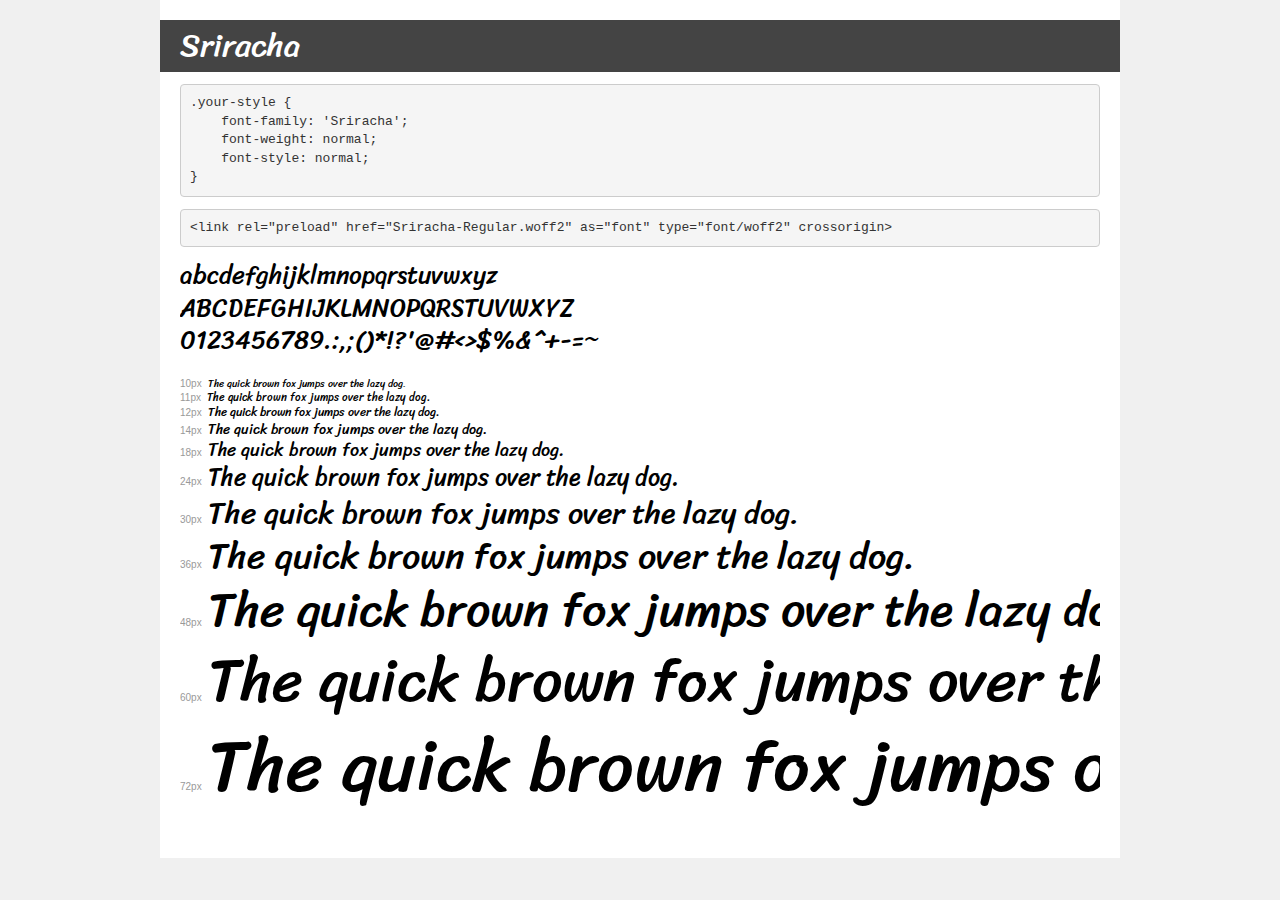
<file: assets/fonts/sriracha/demo.html>
<!DOCTYPE html>
<html lang="en">
<head>
    <meta charset="utf-8">
    <meta http-equiv="X-UA-Compatible" content="IE=edge">
    <meta name="viewport" content="width=device-width, initial-scale=1">
    <meta name="robots" content="noindex, noarchive">
    <meta name="format-detection" content="telephone=no">
    <title>Transfonter demo</title>
    <link href="stylesheet.css" rel="stylesheet">
    <style>
        /*
        http://meyerweb.com/eric/tools/css/reset/
        v2.0 | 20110126
        License: none (public domain)
        */
        html, body, div, span, applet, object, iframe,
        h1, h2, h3, h4, h5, h6, p, blockquote, pre,
        a, abbr, acronym, address, big, cite, code,
        del, dfn, em, img, ins, kbd, q, s, samp,
        small, strike, strong, sub, sup, tt, var,
        b, u, i, center,
        dl, dt, dd, ol, ul, li,
        fieldset, form, label, legend,
        table, caption, tbody, tfoot, thead, tr, th, td,
        article, aside, canvas, details, embed,
        figure, figcaption, footer, header, hgroup,
        menu, nav, output, ruby, section, summary,
        time, mark, audio, video {
            margin: 0;
            padding: 0;
            border: 0;
            font-size: 100%;
            font: inherit;
            vertical-align: baseline;
        }
        /* HTML5 display-role reset for older browsers */
        article, aside, details, figcaption, figure,
        footer, header, hgroup, menu, nav, section {
            display: block;
        }
        body {
            line-height: 1;
        }
        ol, ul {
            list-style: none;
        }
        blockquote, q {
            quotes: none;
        }
        blockquote:before, blockquote:after,
        q:before, q:after {
            content: '';
            content: none;
        }
        table {
            border-collapse: collapse;
            border-spacing: 0;
        }
        /* demo styles */
        body {
            background: #f0f0f0;
            color: #000;
        }
        .page {
            background: #fff;
            width: 920px;
            margin: 0 auto;
            padding: 20px 20px 0 20px;
            overflow: hidden;
        }
        .font-container {
            overflow-x: auto;
            overflow-y: hidden;
            margin-bottom: 40px;
            line-height: 1.3;
            white-space: nowrap;
            padding-bottom: 5px;
        }
        h1 {
            position: relative;
            background: #444;
            font-size: 32px;
            color: #fff;
            padding: 10px 20px;
            margin: 0 -20px 12px -20px;
        }
        .letters {
            font-size: 25px;
            margin-bottom: 20px;
        }
        .s10:before {
            content: '10px';
        }
        .s11:before {
            content: '11px';
        }
        .s12:before {
            content: '12px';
        }
        .s14:before {
            content: '14px';
        }
        .s18:before {
            content: '18px';
        }
        .s24:before {
            content: '24px';
        }
        .s30:before {
            content: '30px';
        }
        .s36:before {
            content: '36px';
        }
        .s48:before {
            content: '48px';
        }
        .s60:before {
            content: '60px';
        }
        .s72:before {
            content: '72px';
        }
        .s10:before, .s11:before, .s12:before, .s14:before,
        .s18:before, .s24:before, .s30:before, .s36:before,
        .s48:before, .s60:before, .s72:before {
            font-family: Arial, sans-serif;
            font-size: 10px;
            font-weight: normal;
            font-style: normal;
            color: #999;
            padding-right: 6px;
        }
        pre {
            display: block;
            padding: 9px;
            margin: 0 0 12px;
            font-family: Monaco, Menlo, Consolas, "Courier New", monospace;
            font-size: 13px;
            line-height: 1.428571429;
            color: #333;
            font-weight: normal;
            font-style: normal;
            background-color: #f5f5f5;
            border: 1px solid #ccc;
            overflow-x: auto;
            border-radius: 4px;
        }
        /* responsive */
        @media (max-width: 959px) {
            .page {
                width: auto;
                margin: 0;
            }
        }
    </style>
</head>
<body>
<div class="page">
    <div class="demo">
        <h1 style="font-family: 'Sriracha'; font-weight: normal; font-style: normal;">Sriracha</h1>
        <pre title="Usage">.your-style {
    font-family: 'Sriracha';
    font-weight: normal;
    font-style: normal;
}</pre>
        <pre title="Preload (optional)">
&lt;link rel=&quot;preload&quot; href=&quot;Sriracha-Regular.woff2&quot; as=&quot;font&quot; type=&quot;font/woff2&quot; crossorigin&gt;</pre>
        <div class="font-container" style="font-family: 'Sriracha'; font-weight: normal; font-style: normal;">
            <p class="letters">
                abcdefghijklmnopqrstuvwxyz<br>
ABCDEFGHIJKLMNOPQRSTUVWXYZ<br>
                0123456789.:,;()*!?'@#&lt;&gt;$%&^+-=~
            </p>
            <p class="s10" style="font-size: 10px;">The quick brown fox jumps over the lazy dog.</p>
            <p class="s11" style="font-size: 11px;">The quick brown fox jumps over the lazy dog.</p>
            <p class="s12" style="font-size: 12px;">The quick brown fox jumps over the lazy dog.</p>
            <p class="s14" style="font-size: 14px;">The quick brown fox jumps over the lazy dog.</p>
            <p class="s18" style="font-size: 18px;">The quick brown fox jumps over the lazy dog.</p>
            <p class="s24" style="font-size: 24px;">The quick brown fox jumps over the lazy dog.</p>
            <p class="s30" style="font-size: 30px;">The quick brown fox jumps over the lazy dog.</p>
            <p class="s36" style="font-size: 36px;">The quick brown fox jumps over the lazy dog.</p>
            <p class="s48" style="font-size: 48px;">The quick brown fox jumps over the lazy dog.</p>
            <p class="s60" style="font-size: 60px;">The quick brown fox jumps over the lazy dog.</p>
            <p class="s72" style="font-size: 72px;">The quick brown fox jumps over the lazy dog.</p>
        </div>
    </div>

</div>
</body>
</html>
</file>
<file: assets/css/style.css>
@import url("./variables.css");

/* Header */

.header {
  width: 100%;
  background: transparent;
  position: fixed;
  top: 0;
  left: 0;
  z-index: 99;
  transition: 0.5s ease all;
}

.header.sticky {
  background: var(--light);
  box-shadow: 0 5px 15px rgba(1, 15, 27, 0.16);
}

.header .navbar .navbar-brand {
  width: 11.45rem;
}

.header .navbar .navbar-nav .nav-link {
  color: #222;
  font-size: 18px;
  font-weight: 600;
  padding: 1.4rem 1rem;
  margin: 0.1rem 0.3rem;
  transition: 0.5s all ease;
}

.header .navbar .navbar-nav .nav-link:hover {
  color: var(--primary);
}

.header .navbar .navbar-nav .nav-link:hover svg path {
  fill: var(--primary);
}

.header .navbar .button {
  padding: 0.7rem 1.1rem;
  color: var(--light);
  background: var(--primary);
  border: 0.1rem solid var(--primary);
  font-size: 1.02rem;
  font-weight: 400;
  gap: 0.7rem;
  transition: 0.5s all ease;
}

.header .navbar .button:hover {
  background: var(--secondary);
  border-color: var(--secondary);
}

.header .navbar .dropdown-toggle {
  display: flex;
  align-items: center;
  gap: 0.47rem;
}

.header .navbar .dropdown-toggle::after {
  display: none;
}

.header .navbar .dropdown {
  transition: 0.5s all ease;
}

.header .navbar .dropdown-menu {
  border: 0;
  padding: 1.5rem;
  border-radius: 0.8rem;
  box-shadow: 0 2px 5px #2d96bc3d;
}

.header .navbar .dropdown-menu .dropdown-item {
  color: var(--dark);
  font-size: 1.08rem;
  font-family: var(--sans-serif-alt);
  font-weight: 500;
  border-radius: 0.8rem;
  padding: 1.2rem 1.5rem;
  transition: 0.3s all ease;
}

.header .navbar .dropdown-menu .dropdown-item:hover {
  background: #edeef8;
  color: var(--secondary);
}

.header .navbar .nav-mob-head {
  padding: 20px 0;
  display: none;
}

.header .navbar .nav-mob-head .logo {
  width: 3rem;
}

.header .navbar > .container,
.header .navbar > .container-fluid,
.header .navbar > .container-lg,
.header .navbar > .container-md,
.header .navbar > .container-sm,
.header .navbar > .container-xl,
.header .navbar > .container-xxl {
  flex-wrap: nowrap;
}

.header .navbar .navbar-toggler {
  border: 1px solid var(--primary);
  height: 35px;
  width: 35px;
  display: flex;
  align-items: center;
  justify-content: center;
  padding: 0;
  outline: 0;
  box-shadow: none;
  transition: 0.5s all ease;
}

.header .navbar .navbar-toggler:hover {
  background: var(--primary);
}

.header .navbar .navbar-toggler:hover svg path {
  fill: var(--light);
  stroke: var(--light);
}

.navbar-open {
  overflow: hidden;
}

.navbar-open .header .overlay {
  content: "";
  background: #000000bd;
  position: fixed;
  top: 0;
  left: 0;
  height: 100%;
  width: 100%;
  z-index: 999;
}

/* Hero */
.hero {
  /* min-height: calc(100vh - 70px); */
  padding: 3rem 0;
  padding-top: calc(3rem + 70px);
  position: relative;
  background: url("../images/hero/hero-bg.png") no-repeat;
  background-size: cover;
}

.hero::after {
  content: "";
  position: absolute;
  top: 0;
  left: 0;
  width: 100%;
  height: 100%;
  background: url("../images/hero/lines.png") no-repeat;
  background-size: cover;
}

.hero .text {
  display: flex;
  flex-direction: column;
  align-items: center;
  justify-content: center;
  width: 90%;
  margin: auto;
  position: relative;
  z-index: 4;
}

.hero .text .badge {
  border: 1px solid var(--primary);
  border-radius: 50px;
  padding: 0.7rem 0.9rem;
  font-size: 0.9rem;
  font-weight: 500;
  color: #63657e;
  display: flex;
  align-items: center;
  justify-content: center;
  gap: 0.5rem;
  margin-bottom: 1.5rem;
}

.hero .text h1 {
  font-size: 3.5rem;
  font-weight: 600;
  text-align: center;
  margin-bottom: 1.88rem;
}

.hero .text h1 span {
  position: relative;
}

.hero .text h1 span::after {
  content: "";
  position: absolute;
  left: 17px;
  bottom: -18px;
  width: 100%;
  height: 16px;
  background: linear-gradient(45deg, #fbdc60, #fedc65);
  clip-path: polygon(0 0, 0 100%, 100% 0);
}

.hero .text p {
  font-size: 1.2rem;
  font-weight: 600;
  text-align: center;
  margin-bottom: 1.5rem;
  color: #363636;
}

.hero .text .works-with {
  font-size: 1.2rem;
  font-weight: 600;
  text-align: center;
  margin-bottom: 0.45rem;
  color: #363636;
  background: linear-gradient(
    90.37deg,
    #5ed3ff -12.35%,
    #6ec6fe 0.67%,
    #eb65f4 100.24%,
    #fd58f2 114.28%
  );
  display: flex;
  justify-content: space-between;
  align-items: center;
  padding: 1.1rem 1.5rem;
  border-radius: 1rem;
  gap: 1.8rem;
}

.hero .text .works-with .imgs {
  display: flex;
  justify-content: center;
  align-items: center;
}

.hero .text .works-with h4 {
  font-size: 1.2rem;
  font-weight: 500;
  color: #2e2e2e;
}

.hero .text .works-with .imgs {
  display: flex;
  justify-content: center;
  align-items: center;
  gap: 1.3rem;
}

.hero .text .works-with .imgs .icon {
  display: flex;
  justify-content: center;
  align-items: center;
  width: 3.5rem;
  height: 3.5rem;
  line-height: 1.5rem;
  border-radius: 50%;
  border: 1px solid var(--light);
}

.hero .text .works-with .imgs .icon img {
  width: 1.2rem;
}

.hero .text .works-with .imgs .icon:nth-child(1) {
  background: #ff7a59;
}

.hero .text .works-with .imgs .icon:nth-child(1) img {
  width: 1.8rem;
}

.hero .text .works-with .imgs .icon:nth-child(2) {
  background: #21844a;
}

.hero .text .works-with .imgs .icon:nth-child(3) img {
  width: 2.2rem;
}

.hero .text .buttons {
  display: flex;
  align-items: center;
  justify-content: center;
  gap: 0.9rem;
}

.hero .text .buttons .button:nth-child(1) {
  background: #373737;
  border-color: #373737;
  padding: 0.7rem 1.1rem;
}

.hero .text .buttons .button .content {
  display: flex;
  align-items: center;
  justify-content: center;
  gap: 0.5rem;
}

.hero .text .buttons .button .content .text-in span {
  font-weight: 300;
  font-size: 0.93rem;
}

.hero .text .buttons .button .content .text-in h5 {
  font-weight: 500;
  margin-top: 2px;
  font-size: 1rem;
}

.hero .text .buttons .button .content .icon-ch {
  border-radius: 50%;
  height: 2.2rem;
  width: 2.2rem;
  padding: 0.33rem;
  display: flex;
  align-items: center;
  justify-self: center;
}

/* Infinite Loop */
.infinite-carousel {
  border-bottom: 1px solid #f1f1f1;
}

.infinite-carousel .infinite-carousel-slider .item {
  display: flex;
  align-items: center;
  justify-content: center;
  gap: 0.5rem;
}

.infinite-carousel .infinite-carousel-slider .item img {
  width: 2.5rem;
}

.infinite-carousel .infinite-carousel-slider .item.itm-img img {
  width: 2rem;
}

.infinite-carousel .infinite-carousel-slider .item h4 {
  font-size: 1.08rem;
  font-weight: 500;
  color: #6c6c6c;
}

.infinite-carousel .infinite-carousel-slider .item h4 span {
  color: var(--secondary);
  font-weight: 600;
}

/* Linkedin challengers */

.linkedin-challengers .card-layout {
  display: flex;
  justify-content: center;
  gap: 2.45rem;
}

.linkedin-challengers .card {
  flex: 1;
  max-width: 550px;
  border-radius: 0.7rem;
  padding: 1.5rem;
  background: var(--light);
  box-shadow: 0 5px 15px rgba(1, 15, 27, 0.16);
  border: 1px solid var(--light);
  transition: 0.5s all ease;
  transform: translateY(0);
}

.linkedin-challengers .card.cd-1 {
  background: #fff7f8;
}

.linkedin-challengers .card.cd-1:hover {
  border: 1px solid #d24b68;
  transform: translateY(-3px);
}

.linkedin-challengers .card .text h4 {
  font-size: 1.5rem;
  font-weight: 600;
  color: #d24b68;
  margin: 1.6rem 0 1.8rem 0;
}

.linkedin-challengers .card.cd-2 .text h4 {
  color: var(--tertiary);
  display: flex;
  gap: 1.2rem;
}

.linkedin-challengers .card.cd-2:hover {
  border: 1px solid var(--tertiary);
  transform: translateY(-3px);
}

.linkedin-challengers .card.cd-2 .text h4 .bdg-im span {
  font-size: 0.76rem;
  font-weight: 500;
  color: var(--tertiary);
  padding: 0.45rem 0.5rem;
  border-radius: 15px;
  background: #e6fff1;
}

.linkedin-challengers .card .text .item {
  display: flex;
  align-items: center;
  justify-content: center;
  gap: 1rem;
  margin-bottom: 1.5rem;
}

.linkedin-challengers .card.cd-2 .text .item .icon {
  width: 3rem;
}

.linkedin-challengers .card.cd-2 .text .item .content {
  width: calc(100% - 3rem);
}

.linkedin-challengers .card .text .item h5 {
  font-size: 1.25rem;
  font-weight: 600;
  color: #262626;
  margin-bottom: 0.45rem;
  display: flex;
  gap: 0.4rem;
}

.linkedin-challengers .card .text .item p {
  font-size: 0.89rem;
}

.linkedin-challengers .card .text .item h5 span {
  font-size: 0.76rem;
  font-weight: 500;
  color: #ff4c51;
  padding: 0.45rem 0.5rem;
  border-radius: 15px;
  background: #ffdcd4;
}

.linkedin-challengers .vs-line {
  display: flex;
  justify-content: center;
  flex-direction: column;
  align-items: center;
  /* height: 100%; */
  padding: 2rem 0;
}

.linkedin-challengers .vs-line .line {
  height: 100%;
  width: 0.07rem;
  background: #bcbcbc;
  opacity: 0.7;
}

.linkedin-challengers .vs-line .vs {
  font-size: 1.2rem;
  font-weight: 500;
  color: var(--secondary);
  margin: 1.2rem 0;
  font-family: var(--sans-serif-alt);
}

.linkedin-challengers .button-text {
  position: relative;
}

.linkedin-challengers .button-text .txt {
  position: absolute;
  top: -40%;
  right: 11%;
  transform: translateX(-50%);
  font-size: 1.88rem;
  font-weight: 600;
  color: #1d4841;
  font-family: var(--cursive);
}

.linkedin-challengers .button-text .arrow {
  position: absolute;
  bottom: -28%;
  right: 25%;
  transform: translateX(-50%);
}

/* How it works */
.how-works {
  background: #eaeffa;
  border-radius: 0.8rem;
  position: relative;
}

.how-works .container-fluid {
  position: relative;
  z-index: 4;
}

.how-works::after {
  content: "";
  position: absolute;
  background: url("../images/how-works/lines-bg.png") no-repeat;
  background-size: cover;
  background-position: center;
  height: 100%;
  width: 100%;
  top: 0;
  left: 0;
}

.how-works .heading {
  font-family: var(--sans-serif-alt);
}

.how-works .sub-heading {
  font-family: var(--sans-serif-alt);
}

.how-works .card {
  border: 0;
  display: flex;
  flex-direction: column;
  justify-content: space-between;
  align-items: center;
  padding: 0;
  height: 100%;
  position: relative;
  border: 1.5px solid var(--light);
  border-radius: 0.8rem;
  transition: 0.5s all ease;
}

.how-works .card:hover {
  border-color: var(--primary);
}

.how-works .card::after {
  content: "";
  position: absolute;
  background: url("../images/how-works/arrow.png") no-repeat;
  background-size: contain;
  height: 4rem;
  width: 9rem;
  top: 15%;
  right: -20%;
  z-index: -1;
  /* transform: translateY(-50%); */
  display: block;
}

.how-works .card.cd-4::after {
  display: none;
}

.how-works .card .text {
  padding: 1rem;
}

.how-works .card h2 {
  font-size: 6.2rem;
  font-weight: 500;
  color: var(--primary);
  margin-bottom: 1rem;
  font-family: var(--cursive-alt);
  text-align: center;
}

.how-works .card h4 {
  font-size: 1.27rem;
  font-weight: 600;
  color: var(--secondary);
  margin-bottom: 1rem;
  text-align: center;
}

.how-works .card p {
  font-size: 0.92rem;
}

/* Testimonials */

.testimonials {
  position: relative;
}

.testimonials .testimonials-carousel .item {
  background: #f9f0f8;
  border-radius: 0.7rem;
  padding: 2rem 1.5rem;
  height: 100%;
  display: flex;
  flex-direction: column;
  justify-content: space-between;
  min-height: 25rem;
}

.testimonials .testimonials-carousel .item p {
  font-weight: 600;
  line-height: 1.6;
  color: #2c2c2c;
}

.testimonials .testimonials-carousel .item .review {
  display: flex;
  align-items: center;
  gap: 1rem;
  margin-top: 1.04rem;
}

.testimonials .testimonials-carousel .item .review .icon {
  border-radius: 0.6rem;
  background: var(--light);
  padding: 7px;
  height: 2.2rem;
  width: 2.2rem;
  line-height: 2.2rem;
}

.testimonials .testimonials-carousel .item .user {
  display: flex;
  align-items: center;
  gap: 1rem;
  padding-top: 1rem;
  border-top: 1px solid #7a7a7a4f;
}

.testimonials .testimonials-carousel .item .user .img {
  border-radius: 50%;
  height: 2.8rem;
  width: 2.8rem;
  line-height: 2.8rem;
  overflow: hidden;
}

.testimonials .testimonials-carousel .item .user .info h5 {
  font-size: 1.2rem;
  color: var(--secondary);
  font-weight: 600;
  margin-bottom: 3px;
}

.testimonials .testimonials-carousel .item .user .info p {
  font-weight: 400;
}

.testimonials .testimonials-carousel .owl-nav {
  position: absolute;
  top: -26%;
  right: 0;
}

.testimonials .testimonials-carousel .owl-nav button {
  border: 1px solid var(--secondary);
  height: 3rem;
  width: 3rem;
  border-radius: 50%;
  line-height: 1rem;
  transition: 0.5s all ease;
}

.testimonials .testimonials-carousel .owl-nav button:hover {
  background: var(--secondary);
}

.testimonials .testimonials-carousel .owl-nav button:hover svg path {
  fill: var(--light);
}

/* Linkedin Sales */

.linkedin-sales {
  position: relative;
}

.linkedin-sales .robo {
  position: absolute;
  top: 0;
  left: 0;
}

.linkedin-sales .nav-tabs {
  justify-content: space-between;
  border-color: #ededed;
  border-width: 0.18rem;
}

.linkedin-sales .nav-tabs .nav-link {
  flex: 1;
  position: relative;
  padding: 1rem 2rem;
  border: 0;
  font-size: 1.05rem;
  color: var(--dark-alt);
  display: flex;
  align-items: center;
  justify-content: center;
  gap: 0.55rem;
}

.linkedin-sales .nav-tabs .nav-link img {
  width: 2rem;
}

.linkedin-sales .nav-tabs .nav-link.active {
  color: var(--secondary);
  font-weight: 600;
}

.linkedin-sales .nav-tabs .nav-link.active::after {
  content: "";
  position: absolute;
  width: 100%;
  height: 0.44rem;
  background: var(--secondary);
  border-radius: 0.7rem;
  bottom: -0.15rem;
  left: 0;
}

.linkedin-sales .tab-content h5 {
  font-size: 1.4rem;
  margin-bottom: 2.5rem;
  color: var(--dark-alt);
  line-height: 1.4;
}

.linkedin-sales .tab-content h5 span {
  font-size: 0.76rem;
  font-weight: 500;
  color: #ff4c51;
  padding: 0.45rem 0.5rem;
  border-radius: 15px;
  background: #ffdcd4;
  display: inline-block;
}

.linkedin-sales .tab-content .card {
  background: #f0f4fd;
  padding: 1.2rem;
  border: 0;
  height: 100%;
  border-radius: 0.85rem;
}

.linkedin-sales .tab-content .card.cd-1 h6 {
  font-size: 1.2rem;
  font-weight: 600;
  color: var(--dark);
  margin-bottom: 1.1rem;
}

.linkedin-sales .tab-content .card.cd-1 h6 span {
  color: var(--dark-alt);
}

.linkedin-sales .tab-content .card a {
  color: var(--tertiary);
  font-weight: 600;
  font-size: 1.2rem;
}

.linkedin-sales .tab-content .card.cd-1 a {
  display: inline-block;
  margin-bottom: 2.5rem;
}

.linkedin-sales .tab-content .card.cd-2 p {
  color: var(--dark-alt);
  font-weight: 600;
  font-size: 1.3rem;
  line-height: 1.4;
  margin-bottom: 2.5rem;
}

.linkedin-sales .tab-content .card.cd-2 img {
  border-radius: 0.7rem;
}

/* Our Supported LeadCRM */

.supported-leadcrm {
  position: relative;
  padding-top: 150px;
}

.supported-leadcrm .chat {
  position: absolute;
  bottom: -4%;
  right: -3.5%;
  opacity: 0.5;
}

.supported-leadcrm .heading-dv {
  width: 70%;
  margin: auto;
  position: relative;
}

.supported-leadcrm .heading-dv .heading {
  position: relative;
  display: inline-block;
}

.supported-leadcrm .heading-dv .heading .sup-icn {
  position: absolute;
  top: -95px;
  right: -90px;
}

/* Join Professionals */

.join-professionals {
  background: #eaeffa;
  padding: 60px 0;
}

.join-professionals .heading {
  margin-bottom: 2rem;
}

.join-professionals .image-text {
  background: url("../images/join-professionals.webp") no-repeat;
  background-size: 100%;
  min-height: 27rem;
}

.join-professionals .image-text h3 {
  font-size: 2.61rem;
  text-align: center;
  padding-top: 2.9rem;
  font-weight: 600;
}

/* Floating Section */

.floating-section {
  width: 65%;
  margin: auto;
  box-shadow: 6px 13px 100px 3px #110c2e2e;
  padding: 1.1rem;
  background: var(--light);
  border-radius: 0.8rem;
  position: fixed;
  bottom: 5%;
  left: 50%;
  transform: translate(-50%, 0);
  z-index: 99;
  opacity: 0;
  visibility: hidden;
  transition: 0.5s all ease;
}

.floating-section.show {
  opacity: 1;
  visibility: visible;
  transform: translate(-50%, -10px);
}

.floating-section .card {
  background: #ffeefe;
  display: flex;
  align-items: center;
  flex-direction: row;
  justify-content: space-between;
  border: 0;
  padding: 0.7rem;
}

.floating-section .card h4 {
  color: var(--dark);
  font-family: var(--sans-serif-alt);
  font-size: 1.1rem;
  font-weight: 600;
}

.floating-section .card .pl {
  width: 5rem;
}

.floating-section .file {
  display: flex;
  align-items: center;
  gap: 0.4rem;
}

.floating-section .file p {
  font-family: var(--sans-serif-alt);
}

.floating-section .file img {
  width: 1.7rem;
}

.floating-section .files-in {
  width: 57%;
  padding-top: 1rem;
}

/* Footer */
.footer {
  background: linear-gradient(
    277.75deg,
    rgba(1, 178, 216, 0.22) 0%,
    rgba(1, 178, 216, 0.07) 77%
  );
}

.footer h4 {
  font-size: 1.4rem;
  font-weight: bold;
  color: var(--secondary);
  margin-bottom: 2rem;
}

.footer .link {
  display: block;
  color: var(--dark);
  font-family: var(--sans-serif-alt);
  margin-bottom: 1.6rem;
  font-size: 0.9rem;
  transition: 0.3s all ease;
}

.footer .link:hover {
  color: var(--primary);
}

.footer .link img {
  display: inline-block;
  width: 1.55rem;
  margin-right: 0.4rem;
}

.footer .link span {
  font-size: 0.73rem;
  font-weight: 500;
  color: var(--tertiary);
  padding: 0.45rem 0.5rem;
  border-radius: 20px;
  border: 1.5px solid var(--light);
  background: linear-gradient(150.47deg, #d8ffdd 0%, #bdffc6 100%);
}

.footer .logo-info {
  margin-right: 4rem;
}

.footer .logo-info .logo {
  margin-bottom: 1.5rem;
  margin-right: 1rem;
}

.footer .logo-info p {
  font-size: 1rem;
  color: var(--dark);
  font-weight: 500;
}

.footer .copyright p.cp-para {
  border-bottom: 1px solid #8d8d8d94;
  font-size: 0.72rem;
  text-align: center;
  padding-bottom: 7px;
}

.footer .copyright p {
  font-size: 0.95rem;
  text-align: center;
  padding: 1rem 0;
  font-family: var(--sans-serif-alt);
}

.footer .button {
  display: flex;
  align-items: center;
  justify-content: center;
  gap: 0.5rem;
  background: #242424;
  border-radius: 0.85rem;
  padding: 0.96rem 1.1rem;
}

.footer .button .text-in {
  font-weight: 300;
  font-size: 0.97rem;
  font-family: var(--sans-serif-alt);
}

.footer .button .text-in span {
  font-weight: 300;
  font-size: 0.93rem;
  margin-bottom: 6px;
  display: block;
  font-family: var(--sans-serif-alt);
}

.footer .button .text-in h5 {
  font-weight: 500;
  margin-top: 2px;
  font-size: 1rem;
  font-family: var(--sans-serif-alt);
}

.footer .button .icon-ch {
  border-radius: 50%;
  height: 2.2rem;
  width: 2.2rem;
  padding: 0.33rem;
  display: flex;
  align-items: center;
  justify-self: center;
}

.footer .social {
  display: flex;
  align-items: center;
  gap: 1rem;
  margin-top: 1.6rem;
}

.footer .social a {
  display: flex;
  align-items: center;
  justify-content: center;
  height: 2.55rem;
  width: 2.55rem;
  border-radius: 50%;
  background: #01b2d8;
  padding: 0.65rem;
  transform: translateY(0);
  transition: 0.5s all ease;
}

.footer .social a:hover {
  background: var(--secondary);
  transform: translateY(-5px);
}

/* Icons */

.ball-se {
  position: relative;
}

.ball {
  position: absolute;
  bottom: -3.25rem;
  right: 0;
  z-index: 4;
  width: 5.6rem;
}

/* Media Queries */

@media (min-width: 992px) {
  .header .navbar .dropdown-menu {
    opacity: 0;
    visibility: hidden;
    transform: translateY(-25px);
    transition: 0.5s all ease;
    display: block;
  }

  .header .navbar .navbar-nav .dropdown:hover .dropdown-menu {
    opacity: 1;
    visibility: visible;
    transform: translateY(0);
    display: block;
  }
}

@media (max-width: 992px) {
  .hero .text {
    width: 100%;
  }
  .hero .text h1 {
    font-size: 2.2rem;

    line-height: 1.4;
  }
  .hero .text h1 br {
    display: none;
  }
  .hero .text p {
    font-size: 1rem;

    line-height: 1.4;
  }
  .hero .text p br {
    display: none;
  }

  .header .navbar .navbar-collapse {
    position: fixed;
    top: 0;
    left: 0;
    height: 100%;
    width: 55%;
    background: #fff;
    z-index: 9999;
    transform: translateX(-100%);
    transition: 0.5s all ease;
  }

  .header .navbar .navbar-collapse.show {
    transform: translateX(0);
  }
  .header .navbar .nav-mob-head {
    display: block;
  }
  .header .navbar .button {
    padding: 0.6rem 0.8rem;
  }
  .header .navbar .navbar-toggler.hd {
    padding: 0.6rem 0.8rem;
    height: auto;
    width: auto;
  }
  .header .navbar .dropdown-menu {
    padding-top: 0;
    padding-bottom: 0;
    box-shadow: none;
    display: none;
  }
  .header .navbar .dropdown-menu.show {
    display: block;
  }

  .linkedin-challengers .card-layout {
    flex-direction: column;
    align-items: center;
    gap: 1.45rem;
  }

  .linkedin-challengers .vs-line {
    flex-direction: row;
    width: 100%;
    padding: 0;
  }

  .linkedin-challengers .vs-line .line {
    height: 0.07rem;
    width: 100%;
  }
  .linkedin-challengers .vs-line .vs {
    padding: 0 1.5rem;
  }
  .supported-leadcrm .heading-dv {
    width: 100%;
  }
  .linkedin-challengers .button-text .txt {
    right: -10%;
  }
  .linkedin-challengers .button-text .arrow {
    bottom: -20%;
    right: 10%;
  }
  .how-works .card.cd-2::after {
    display: none;
  }

  .testimonials .testimonials-carousel .owl-nav {
    position: relative;
  }
  .linkedin-sales .nav-tabs {
    justify-content: center;
  }
  .join-professionals .image-text h3 {
    font-size: 1.65rem;
    padding-top: 1.1rem;
  }
  .join-professionals .image-text {
    min-height: 18rem;
    margin-bottom: 1rem;
  }
  .footer .logo {
    width: 15rem;
  }
  .supported-leadcrm .chat {
    width: 7rem;
  }

  .floating-section {
    opacity: 0;
    visibility: hidden;
    display: none;
  }
  .linkedin-sales .nav-tabs {
    border: 0;
  }
  .linkedin-sales .nav-tabs .nav-link {
    border: 0;
    border-bottom: 0.18rem solid #ededed;
  }
}

@media (max-width: 676px) {
  .hero .text h1 {
    font-size: 1.75rem;
  }
  .hero .text .works-with {
    flex-direction: column;
  }
  .hero .text .badge {
    font-size: 0.8rem;
  }
  .hero .text .buttons {
    flex-direction: column;
  }

  .header .navbar .navbar-collapse {
    width: 78%;
  }
  .linkedin-challengers .button-text .txt {
    display: none;
  }
  .linkedin-challengers .button-text .arrow {
    display: none;
  }

  .how-works .hw-rw {
    gap: 2.5rem;
  }

  .how-works .card::after {
    right: 55%;
    top: inherit;
    bottom: -8%;
    transform: rotate(90deg);
  }
  .supported-leadcrm .image {
    margin-bottom: 50px;
  }
  .join-professionals .image-text h3 {
    font-size: 0.81rem;
    text-align: center;
    padding: 0 0.85rem;
    padding-top: 0.5rem;
    font-weight: 600;
  }
  .join-professionals .image-text {
    background-size: contain;
    min-height: 9rem;
  }
  .supported-leadcrm .heading-dv .heading .sup-icn {
    position: absolute;
    top: -95px;
    right: -10px;
  }
  .supported-leadcrm .chat {
    width: 6rem;
  }
  .linkedin-challengers .card .text .item h5,
  .linkedin-challengers .card.cd-2 .text h4 {
    flex-direction: column;
  }
  .linkedin-challengers .card .text .item h5 span {
    width: 55%;
    text-align: center;
  }
}
</file>
<file: assets/fonts/caveat/stylesheet.css>
@font-face {
    font-family: 'Caveat';
    src: url('Caveat-Medium.eot');
    src: url('Caveat-Medium.eot?#iefix') format('embedded-opentype'),
        url('Caveat-Medium.woff2') format('woff2'),
        url('Caveat-Medium.woff') format('woff');
    font-weight: 500;
    font-style: normal;
    font-display: swap;
}

@font-face {
    font-family: 'Caveat';
    src: url('Caveat-Regular.eot');
    src: url('Caveat-Regular.eot?#iefix') format('embedded-opentype'),
        url('Caveat-Regular.woff2') format('woff2'),
        url('Caveat-Regular.woff') format('woff');
    font-weight: normal;
    font-style: normal;
    font-display: swap;
}

@font-face {
    font-family: 'Caveat';
    src: url('Caveat-SemiBold.eot');
    src: url('Caveat-SemiBold.eot?#iefix') format('embedded-opentype'),
        url('Caveat-SemiBold.woff2') format('woff2'),
        url('Caveat-SemiBold.woff') format('woff');
    font-weight: 600;
    font-style: normal;
    font-display: swap;
}

@font-face {
    font-family: 'Caveat';
    src: url('Caveat-Bold.eot');
    src: url('Caveat-Bold.eot?#iefix') format('embedded-opentype'),
        url('Caveat-Bold.woff2') format('woff2'),
        url('Caveat-Bold.woff') format('woff');
    font-weight: bold;
    font-style: normal;
    font-display: swap;
}

@font-face {
    font-family: 'Caveat';
    src: url('Caveat-Regular.eot');
    src: url('Caveat-Regular.eot?#iefix') format('embedded-opentype'),
        url('Caveat-Regular.woff2') format('woff2'),
        url('Caveat-Regular.woff') format('woff');
    font-weight: normal;
    font-style: normal;
    font-display: swap;
}
</file>
<file: assets/fonts/exo-2/stylesheet.css>
@font-face {
    font-family: 'Exo 2';
    src: url('Exo2-Medium.eot');
    src: url('Exo2-Medium.eot?#iefix') format('embedded-opentype'),
        url('Exo2-Medium.woff2') format('woff2'),
        url('Exo2-Medium.woff') format('woff');
    font-weight: 500;
    font-style: normal;
    font-display: swap;
}

@font-face {
    font-family: 'Exo 2';
    src: url('Exo2-MediumItalic.eot');
    src: url('Exo2-MediumItalic.eot?#iefix') format('embedded-opentype'),
        url('Exo2-MediumItalic.woff2') format('woff2'),
        url('Exo2-MediumItalic.woff') format('woff');
    font-weight: 500;
    font-style: italic;
    font-display: swap;
}

@font-face {
    font-family: 'Exo 2';
    src: url('Exo2-BlackItalic.eot');
    src: url('Exo2-BlackItalic.eot?#iefix') format('embedded-opentype'),
        url('Exo2-BlackItalic.woff2') format('woff2'),
        url('Exo2-BlackItalic.woff') format('woff');
    font-weight: 900;
    font-style: italic;
    font-display: swap;
}

@font-face {
    font-family: 'Exo 2';
    src: url('Exo2-BoldItalic.eot');
    src: url('Exo2-BoldItalic.eot?#iefix') format('embedded-opentype'),
        url('Exo2-BoldItalic.woff2') format('woff2'),
        url('Exo2-BoldItalic.woff') format('woff');
    font-weight: bold;
    font-style: italic;
    font-display: swap;
}

@font-face {
    font-family: 'Exo 2';
    src: url('Exo2-ExtraLightItalic.eot');
    src: url('Exo2-ExtraLightItalic.eot?#iefix') format('embedded-opentype'),
        url('Exo2-ExtraLightItalic.woff2') format('woff2'),
        url('Exo2-ExtraLightItalic.woff') format('woff');
    font-weight: 200;
    font-style: italic;
    font-display: swap;
}

@font-face {
    font-family: 'Exo 2';
    src: url('Exo2-Italic.eot');
    src: url('Exo2-Italic.eot?#iefix') format('embedded-opentype'),
        url('Exo2-Italic.woff2') format('woff2'),
        url('Exo2-Italic.woff') format('woff');
    font-weight: normal;
    font-style: italic;
    font-display: swap;
}

@font-face {
    font-family: 'Exo 2';
    src: url('Exo2-Light.eot');
    src: url('Exo2-Light.eot?#iefix') format('embedded-opentype'),
        url('Exo2-Light.woff2') format('woff2'),
        url('Exo2-Light.woff') format('woff');
    font-weight: 300;
    font-style: normal;
    font-display: swap;
}

@font-face {
    font-family: 'Exo 2';
    src: url('Exo2-SemiBoldItalic.eot');
    src: url('Exo2-SemiBoldItalic.eot?#iefix') format('embedded-opentype'),
        url('Exo2-SemiBoldItalic.woff2') format('woff2'),
        url('Exo2-SemiBoldItalic.woff') format('woff');
    font-weight: 600;
    font-style: italic;
    font-display: swap;
}

@font-face {
    font-family: 'Exo 2';
    src: url('Exo2-ExtraBold.eot');
    src: url('Exo2-ExtraBold.eot?#iefix') format('embedded-opentype'),
        url('Exo2-ExtraBold.woff2') format('woff2'),
        url('Exo2-ExtraBold.woff') format('woff');
    font-weight: bold;
    font-style: normal;
    font-display: swap;
}

@font-face {
    font-family: 'Exo 2';
    src: url('Exo2-ExtraLight.eot');
    src: url('Exo2-ExtraLight.eot?#iefix') format('embedded-opentype'),
        url('Exo2-ExtraLight.woff2') format('woff2'),
        url('Exo2-ExtraLight.woff') format('woff');
    font-weight: 200;
    font-style: normal;
    font-display: swap;
}

@font-face {
    font-family: 'Exo 2';
    src: url('Exo2-Regular.eot');
    src: url('Exo2-Regular.eot?#iefix') format('embedded-opentype'),
        url('Exo2-Regular.woff2') format('woff2'),
        url('Exo2-Regular.woff') format('woff');
    font-weight: normal;
    font-style: normal;
    font-display: swap;
}

@font-face {
    font-family: 'Exo 2';
    src: url('Exo2-ExtraBoldItalic.eot');
    src: url('Exo2-ExtraBoldItalic.eot?#iefix') format('embedded-opentype'),
        url('Exo2-ExtraBoldItalic.woff2') format('woff2'),
        url('Exo2-ExtraBoldItalic.woff') format('woff');
    font-weight: bold;
    font-style: italic;
    font-display: swap;
}

@font-face {
    font-family: 'Exo 2';
    src: url('Exo2-Bold.eot');
    src: url('Exo2-Bold.eot?#iefix') format('embedded-opentype'),
        url('Exo2-Bold.woff2') format('woff2'),
        url('Exo2-Bold.woff') format('woff');
    font-weight: bold;
    font-style: normal;
    font-display: swap;
}

@font-face {
    font-family: 'Exo 2';
    src: url('Exo2-Black.eot');
    src: url('Exo2-Black.eot?#iefix') format('embedded-opentype'),
        url('Exo2-Black.woff2') format('woff2'),
        url('Exo2-Black.woff') format('woff');
    font-weight: 900;
    font-style: normal;
    font-display: swap;
}

@font-face {
    font-family: 'Exo 2';
    src: url('Exo2-Thin.eot');
    src: url('Exo2-Thin.eot?#iefix') format('embedded-opentype'),
        url('Exo2-Thin.woff2') format('woff2'),
        url('Exo2-Thin.woff') format('woff');
    font-weight: 100;
    font-style: normal;
    font-display: swap;
}

@font-face {
    font-family: 'Exo 2';
    src: url('Exo2-ThinItalic.eot');
    src: url('Exo2-ThinItalic.eot?#iefix') format('embedded-opentype'),
        url('Exo2-ThinItalic.woff2') format('woff2'),
        url('Exo2-ThinItalic.woff') format('woff');
    font-weight: 100;
    font-style: italic;
    font-display: swap;
}

@font-face {
    font-family: 'Exo 2';
    src: url('Exo2-SemiBold.eot');
    src: url('Exo2-SemiBold.eot?#iefix') format('embedded-opentype'),
        url('Exo2-SemiBold.woff2') format('woff2'),
        url('Exo2-SemiBold.woff') format('woff');
    font-weight: 600;
    font-style: normal;
    font-display: swap;
}

@font-face {
    font-family: 'Exo 2';
    src: url('Exo2-LightItalic.eot');
    src: url('Exo2-LightItalic.eot?#iefix') format('embedded-opentype'),
        url('Exo2-LightItalic.woff2') format('woff2'),
        url('Exo2-LightItalic.woff') format('woff');
    font-weight: 300;
    font-style: italic;
    font-display: swap;
}

@font-face {
    font-family: 'Exo 2';
    src: url('Exo2-Regular.eot');
    src: url('Exo2-Regular.eot?#iefix') format('embedded-opentype'),
        url('Exo2-Regular.woff2') format('woff2'),
        url('Exo2-Regular.woff') format('woff');
    font-weight: normal;
    font-style: normal;
    font-display: swap;
}

@font-face {
    font-family: 'Exo 2';
    src: url('Exo2-Italic.eot');
    src: url('Exo2-Italic.eot?#iefix') format('embedded-opentype'),
        url('Exo2-Italic.woff2') format('woff2'),
        url('Exo2-Italic.woff') format('woff');
    font-weight: normal;
    font-style: italic;
    font-display: swap;
}
</file>
<file: assets/fonts/poppins/stylesheet.css>
@font-face {
    font-family: 'Poppins';
    src: url('Poppins-Bold.eot');
    src: url('Poppins-Bold.eot?#iefix') format('embedded-opentype'),
        url('Poppins-Bold.woff2') format('woff2'),
        url('Poppins-Bold.woff') format('woff');
    font-weight: bold;
    font-style: normal;
    font-display: swap;
}

@font-face {
    font-family: 'Poppins';
    src: url('Poppins-Black.eot');
    src: url('Poppins-Black.eot?#iefix') format('embedded-opentype'),
        url('Poppins-Black.woff2') format('woff2'),
        url('Poppins-Black.woff') format('woff');
    font-weight: 900;
    font-style: normal;
    font-display: swap;
}

@font-face {
    font-family: 'Poppins';
    src: url('Poppins-BlackItalic.eot');
    src: url('Poppins-BlackItalic.eot?#iefix') format('embedded-opentype'),
        url('Poppins-BlackItalic.woff2') format('woff2'),
        url('Poppins-BlackItalic.woff') format('woff');
    font-weight: 900;
    font-style: italic;
    font-display: swap;
}

@font-face {
    font-family: 'Poppins';
    src: url('Poppins-ExtraLightItalic.eot');
    src: url('Poppins-ExtraLightItalic.eot?#iefix') format('embedded-opentype'),
        url('Poppins-ExtraLightItalic.woff2') format('woff2'),
        url('Poppins-ExtraLightItalic.woff') format('woff');
    font-weight: 200;
    font-style: italic;
    font-display: swap;
}

@font-face {
    font-family: 'Poppins';
    src: url('Poppins-BoldItalic.eot');
    src: url('Poppins-BoldItalic.eot?#iefix') format('embedded-opentype'),
        url('Poppins-BoldItalic.woff2') format('woff2'),
        url('Poppins-BoldItalic.woff') format('woff');
    font-weight: bold;
    font-style: italic;
    font-display: swap;
}

@font-face {
    font-family: 'Poppins';
    src: url('Poppins-ExtraBoldItalic.eot');
    src: url('Poppins-ExtraBoldItalic.eot?#iefix') format('embedded-opentype'),
        url('Poppins-ExtraBoldItalic.woff2') format('woff2'),
        url('Poppins-ExtraBoldItalic.woff') format('woff');
    font-weight: bold;
    font-style: italic;
    font-display: swap;
}

@font-face {
    font-family: 'Poppins';
    src: url('Poppins-ExtraLight.eot');
    src: url('Poppins-ExtraLight.eot?#iefix') format('embedded-opentype'),
        url('Poppins-ExtraLight.woff2') format('woff2'),
        url('Poppins-ExtraLight.woff') format('woff');
    font-weight: 200;
    font-style: normal;
    font-display: swap;
}

@font-face {
    font-family: 'Poppins';
    src: url('Poppins-Italic.eot');
    src: url('Poppins-Italic.eot?#iefix') format('embedded-opentype'),
        url('Poppins-Italic.woff2') format('woff2'),
        url('Poppins-Italic.woff') format('woff');
    font-weight: normal;
    font-style: italic;
    font-display: swap;
}

@font-face {
    font-family: 'Poppins';
    src: url('Poppins-Light.eot');
    src: url('Poppins-Light.eot?#iefix') format('embedded-opentype'),
        url('Poppins-Light.woff2') format('woff2'),
        url('Poppins-Light.woff') format('woff');
    font-weight: 300;
    font-style: normal;
    font-display: swap;
}

@font-face {
    font-family: 'Poppins';
    src: url('Poppins-ExtraBold.eot');
    src: url('Poppins-ExtraBold.eot?#iefix') format('embedded-opentype'),
        url('Poppins-ExtraBold.woff2') format('woff2'),
        url('Poppins-ExtraBold.woff') format('woff');
    font-weight: bold;
    font-style: normal;
    font-display: swap;
}

@font-face {
    font-family: 'Poppins';
    src: url('Poppins-Regular.eot');
    src: url('Poppins-Regular.eot?#iefix') format('embedded-opentype'),
        url('Poppins-Regular.woff2') format('woff2'),
        url('Poppins-Regular.woff') format('woff');
    font-weight: normal;
    font-style: normal;
    font-display: swap;
}

@font-face {
    font-family: 'Poppins';
    src: url('Poppins-Thin.eot');
    src: url('Poppins-Thin.eot?#iefix') format('embedded-opentype'),
        url('Poppins-Thin.woff2') format('woff2'),
        url('Poppins-Thin.woff') format('woff');
    font-weight: 100;
    font-style: normal;
    font-display: swap;
}

@font-face {
    font-family: 'Poppins';
    src: url('Poppins-Medium.eot');
    src: url('Poppins-Medium.eot?#iefix') format('embedded-opentype'),
        url('Poppins-Medium.woff2') format('woff2'),
        url('Poppins-Medium.woff') format('woff');
    font-weight: 500;
    font-style: normal;
    font-display: swap;
}

@font-face {
    font-family: 'Poppins';
    src: url('Poppins-MediumItalic.eot');
    src: url('Poppins-MediumItalic.eot?#iefix') format('embedded-opentype'),
        url('Poppins-MediumItalic.woff2') format('woff2'),
        url('Poppins-MediumItalic.woff') format('woff');
    font-weight: 500;
    font-style: italic;
    font-display: swap;
}

@font-face {
    font-family: 'Poppins';
    src: url('Poppins-SemiBold.eot');
    src: url('Poppins-SemiBold.eot?#iefix') format('embedded-opentype'),
        url('Poppins-SemiBold.woff2') format('woff2'),
        url('Poppins-SemiBold.woff') format('woff');
    font-weight: 600;
    font-style: normal;
    font-display: swap;
}

@font-face {
    font-family: 'Poppins';
    src: url('Poppins-LightItalic.eot');
    src: url('Poppins-LightItalic.eot?#iefix') format('embedded-opentype'),
        url('Poppins-LightItalic.woff2') format('woff2'),
        url('Poppins-LightItalic.woff') format('woff');
    font-weight: 300;
    font-style: italic;
    font-display: swap;
}

@font-face {
    font-family: 'Poppins';
    src: url('Poppins-SemiBoldItalic.eot');
    src: url('Poppins-SemiBoldItalic.eot?#iefix') format('embedded-opentype'),
        url('Poppins-SemiBoldItalic.woff2') format('woff2'),
        url('Poppins-SemiBoldItalic.woff') format('woff');
    font-weight: 600;
    font-style: italic;
    font-display: swap;
}

@font-face {
    font-family: 'Poppins';
    src: url('Poppins-ThinItalic.eot');
    src: url('Poppins-ThinItalic.eot?#iefix') format('embedded-opentype'),
        url('Poppins-ThinItalic.woff2') format('woff2'),
        url('Poppins-ThinItalic.woff') format('woff');
    font-weight: 100;
    font-style: italic;
    font-display: swap;
}
</file>
<file: assets/fonts/sriracha/stylesheet.css>
@font-face {
    font-family: 'Sriracha';
    src: url('Sriracha-Regular.eot');
    src: url('Sriracha-Regular.eot?#iefix') format('embedded-opentype'),
        url('Sriracha-Regular.woff2') format('woff2'),
        url('Sriracha-Regular.woff') format('woff');
    font-weight: normal;
    font-style: normal;
    font-display: swap;
}
</file>
